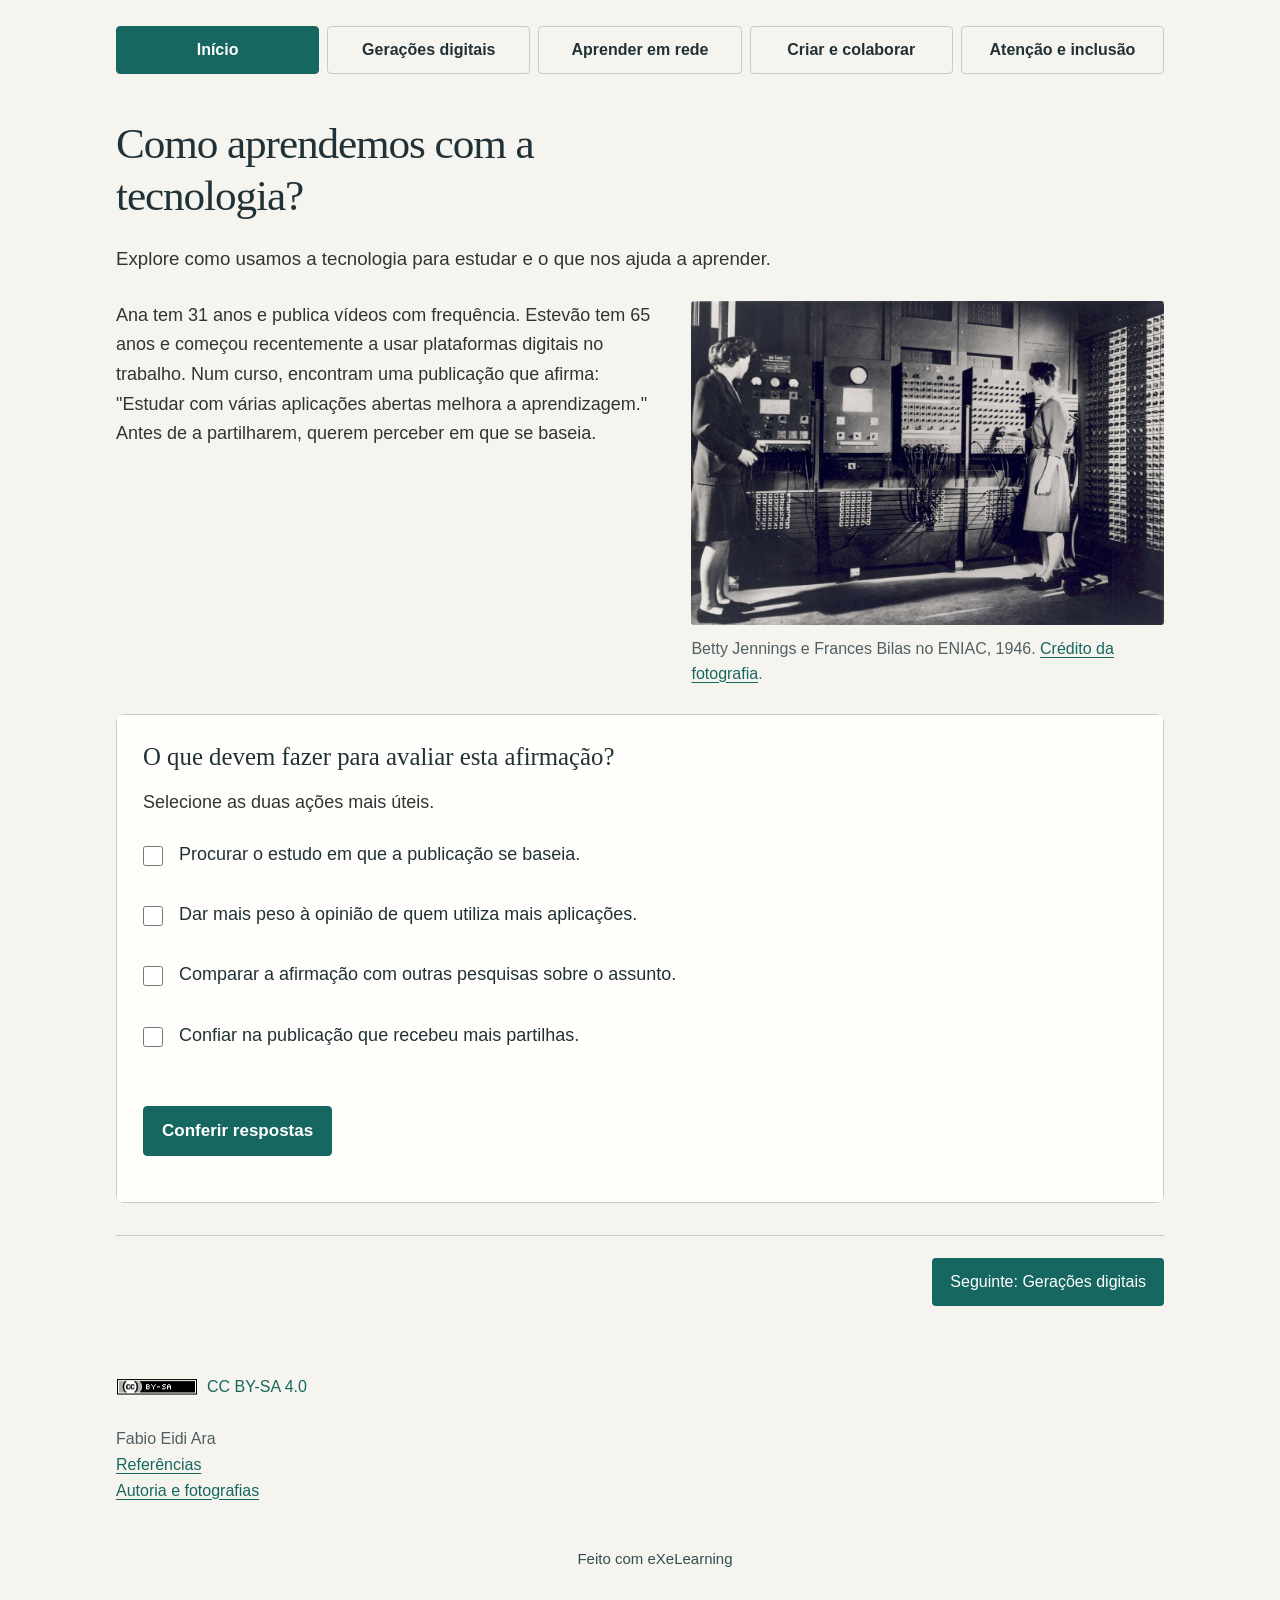
<file: website/index.html>
<!DOCTYPE html>
<html lang="pt" id="exe-index">
<head>
<meta charset="utf-8">
<meta name="generator" content="eXeLearning v4.0.5">
<meta name="viewport" content="width=device-width, initial-scale=1">
<link rel="license" type="text/html" href="https://creativecommons.org/licenses/by-sa/4.0/">
<title>Como aprendemos com a tecnologia?</title>
<link rel="icon" type="image/x-icon" href="libs/favicon.ico">
<meta name="description" content="Recurso sobre nativos e imigrantes digitais, conectivismo e seis práticas educativas. ELFD 2026/2027, METD, IE, Universidade de Lisboa.">
<script>document.querySelector("html").classList.add("js");</script><script src="libs/jquery/jquery.min.js"> </script><script src="libs/common_i18n.js"> </script><script src="libs/common.js"> </script><script src="libs/exe_export.js"> </script><script src="libs/bootstrap/bootstrap.bundle.min.js"> </script><link rel="stylesheet" href="libs/bootstrap/bootstrap.min.css">
<script src="idevices/text/text.js"></script><link rel="stylesheet" href="idevices/text/text.css">
<script src="idevices/form/form.js"></script><link rel="stylesheet" href="idevices/form/form.css">
<link rel="stylesheet" href="content/css/base.css"><script src="theme/style.js"> </script><link rel="stylesheet" href="theme/style.css">
<style id="red-editorial">
/* Estilo editorial sobre a estrutura e os componentes do eXeLearning. */
:root{--paper:#f6f4ee;--ink:#203238;--muted:#4f6064;--line:#c4cec9;--accent:#a83e25;--teal:#176761;--light:#fffefa;--wash:#e8efea}
html{scroll-behavior:smooth}
body.exe-export{background:var(--paper)!important;color:var(--ink)!important;font-family:Arial,Helvetica,sans-serif!important;font-size:18px;line-height:1.65;margin:0}
body.exe-export .exe-content{display:block!important;max-width:1120px!important;margin:0 auto!important;padding:0 36px!important;background:transparent!important;box-shadow:none!important;min-height:100vh}
body.exe-export #sidebar-nav,body.exe-export #sidebar-nav.fixed{position:static!important;inset:auto!important;width:100%!important;max-width:none!important;height:auto!important;float:none!important;display:block!important;transform:none!important}
body.exe-export #siteNav{position:static!important;float:none!important;width:auto!important;max-width:none!important;min-width:0!important;margin:0!important;padding:26px 0!important;background:transparent!important;border:0!important;display:block!important;transform:none!important;box-shadow:none!important}
body.exe-export #siteNav:before,body.exe-export #siteNav a:before{display:none!important}
body.exe-export #siteNav ul{display:flex!important;gap:8px!important;padding:0!important;margin:0!important;list-style:none!important}
body.exe-export #siteNav li{flex:1!important;margin:0!important;padding:0!important;border:0!important;list-style:none!important;background:none!important}
body.exe-export #siteNav a{display:flex!important;align-items:center;justify-content:center;min-height:48px;padding:12px 10px!important;border:1px solid var(--line)!important;background:transparent!important;color:var(--ink)!important;text-decoration:none!important;font-size:16px!important;font-weight:600;line-height:1.35;border-radius:4px!important;height:100%;box-sizing:border-box;box-shadow:none!important;text-align:center}
body.exe-export #siteNav a.active{background:var(--teal)!important;color:white!important;border-color:var(--teal)!important}
body.exe-export #siteNav a:hover{border-color:var(--teal)!important}
body.exe-export #siteNavToggler,body.exe-export .main-header,body.exe-export .box-head,body.exe-export #header,body.exe-export .page-navigation{display:none!important}
body.exe-export main.page{width:100%!important;max-width:none!important;margin:0!important;padding:18px 0 0!important;background:transparent!important;border:0!important}
body.exe-export .page-content{padding:0!important;margin:0!important}
body.exe-export article.box{background:transparent!important;border:0!important;box-shadow:none!important;margin:0 0 28px!important;padding:0!important;border-radius:0!important}
body.exe-export .box-content{padding:0!important;margin:0!important;border:0!important;background:transparent!important;display:block!important}
body.exe-export .exe-text-template,body.exe-export .textIdeviceContent,body.exe-export .exe-text-activity{margin:0!important;padding:0!important}
.red h1{font-family:Georgia,'Times New Roman',serif;font-size:clamp(2rem,3.6vw,2.7rem);font-weight:400;line-height:1.2;letter-spacing:-.025em;margin:0 0 22px;color:var(--ink);max-width:28ch}
.red h2,.exe-export .FormViewContainer h2{font-family:Georgia,'Times New Roman',serif;font-size:1.55rem;line-height:1.3;font-weight:400;color:var(--ink);margin:30px 0 14px}
.red h3,.exe-export .form-feedback-message h3{font-size:1.12rem;line-height:1.4;margin:0 0 10px;color:var(--ink);font-weight:700}
.red p,.exe-export .form-feedback-message p{margin:0 0 18px;max-width:72ch}
.red .lead{font-size:1.17rem;line-height:1.55;max-width:65ch;margin-bottom:28px}
.red a,.exe-export #siteFooter a{color:var(--teal);text-decoration:underline;text-underline-offset:3px;overflow-wrap:anywhere}
.red a:hover{color:var(--accent)}
.red .hero-grid{display:grid;grid-template-columns:1.15fr 1fr;gap:32px;align-items:start;margin:0}
.red figure{margin:0}
.red .archive-figure img{display:block;width:100%;height:auto;border-radius:3px}
.red figcaption{font-size:16px;line-height:1.55;color:var(--muted);padding:12px 0 0}
.red .concept-pair{display:grid;grid-template-columns:1fr 1fr;gap:30px;margin:28px 0}
.red .concept-pair section{border-top:2px solid var(--teal)}
.red .concept-pair h2{margin-top:16px}
.red .interaction,.exe-export .exe-form-container{background:var(--light);border:1px solid var(--line);border-radius:4px;padding:26px;margin:30px 0}
.exe-export .exe-form-container{margin:0!important}
.red .interaction>h2:first-child,.red.interaction>h2:first-child,.exe-export .FormViewContainer h2:first-child{margin-top:0}
.red .classification-item{padding:22px 0 4px;border-top:1px solid var(--line)}
.red label{display:block;font-weight:600;line-height:1.55;margin-bottom:12px;max-width:72ch}
.red select{display:block;width:100%;max-width:620px;padding:12px;border:1px solid #71817e;border-radius:4px;font:inherit;background:white;color:var(--ink);min-height:48px;margin:0 0 12px}
.red button,.exe-export .btn,.exe-export input[type=button],.exe-export .feedbacktooglebutton{font:inherit!important;font-size:17px!important;font-weight:600!important;background:var(--teal)!important;color:#fff!important;border:1px solid var(--teal)!important;border-radius:4px!important;padding:12px 18px!important;min-height:48px;cursor:pointer;line-height:1.4!important;box-shadow:none!important;white-space:normal!important;max-width:100%}
.red button:hover,.exe-export input[type=button]:hover{background:#114d49!important}
.red .feedback,.exe-export .form-feedback-message,.exe-export .feedback.js-feedback{border:0!important;border-left:3px solid var(--teal)!important;background:var(--wash)!important;color:var(--ink)!important;padding:18px 20px!important;font-size:17px;line-height:1.65;margin:18px 0!important;border-radius:0!important}
.red .feedback p:last-child,.exe-export .form-feedback-message p:last-child{margin-bottom:0}
[hidden]{display:none!important}
.red .network{position:relative;height:360px;margin:22px 0 8px}
.red .network svg{position:absolute;width:100%;height:100%;inset:0;overflow:visible;pointer-events:none}
.red .network path{fill:none;stroke:#c4cec9;stroke-width:1.5}
.red .network path.selected{stroke:var(--teal);stroke-width:2}
.red .node{position:absolute!important;transform:translate(-50%,-50%);text-align:center;border-radius:4px!important;line-height:1.35!important;width:190px;min-height:76px!important;padding:12px 10px!important;border:1px solid #7c9590!important;color:var(--ink)!important;background:var(--light)!important;font-size:17px!important;box-sizing:border-box}
.red .node span{display:block}
.red .node .selection-mark{font-size:15px;font-weight:400}
.red .node[aria-pressed=true]{background:var(--teal)!important;color:white!important;border-color:var(--teal)!important;box-shadow:0 0 0 2px var(--teal)!important}
.red .node:hover{border-color:var(--ink)!important}
.red .node.student{left:50%;top:48.5%;background:var(--ink)!important;color:white!important;border:0!important;width:220px;font-weight:600}
.red .node.student span{font-size:15px;font-weight:400;margin-top:6px}
.red .node.professor{left:17.2%;top:18%}
.red .node.colegas{left:82.8%;top:18%}
.red .node.artigo{left:17.2%;top:73.5%}
.red .node.base{left:82.8%;top:73.5%}
.red .node.comunidade{left:50%;top:87.5%}
.red .selection-count{font-size:17px;margin:10px 0}
.red .limit-message{font-size:17px;color:#87351e;margin:0 0 16px}
.red .limit-message:empty{display:none}
.red .source-explanations section{border-top:1px solid var(--line);padding:22px 0 4px}
.red .source-explanations{margin-bottom:16px}
.red .practice{border-top:1px solid var(--line);padding:22px 0 4px}
.red .practice h2{margin-top:0}
.red .final-case{border-top:1px solid var(--line);padding-top:2px;margin-top:22px}
.exe-export .FRMP-PREVIEW{margin:0!important;padding:0!important;list-style:none!important}
.exe-export .FormView_question{border:0!important;margin:0!important;padding:0!important;background:transparent!important;list-style:none!important}
.exe-export .FormViewContainer{padding:0!important;background:transparent!important}
.exe-export .FormView_question [id^=questionTopBar],.exe-export .form-question-separator,.exe-export .form-results-container,.exe-export .FRMP-GameScoreBoard,.exe-export .FRMP-GetScore{display:none!important}
.exe-export .FormView_question[draggable]{cursor:auto!important}
.exe-export .FormViewContainer_selection>div{margin-bottom:8px}
.exe-export .FormViewContainer_selection label{font-size:18px!important;font-weight:400;line-height:1.55!important;cursor:pointer;color:var(--ink)!important}
.exe-export .button-response-form{display:flex!important;align-items:flex-start!important;gap:12px!important;padding:9px 0!important;min-height:44px}
.exe-export .button-response-form input[type=checkbox],.exe-export .button-response-form input[type=radio]{margin:5px 0 0!important}
.exe-export .button-response-form label{display:block!important;flex:1;margin:0!important}
.exe-export input[type=checkbox],.exe-export input[type=radio]{width:20px!important;height:20px!important;accent-color:var(--teal);vertical-align:middle;flex-shrink:0}
.exe-export .form-buttons-container{margin-top:20px;display:flex;gap:12px;flex-wrap:wrap}
.exe-export .form-feedback-message:before{display:none!important}
.exe-export .form-feedback-message h3{margin:20px 0 10px!important}
.exe-export .form-feedback-message p{margin:0 0 18px!important}
.exe-export .feedback-button{margin:0 0 20px}
.exe-export .nav-buttons{position:static!important;display:flex!important;justify-content:space-between!important;gap:16px!important;margin:32px 0 24px!important;padding:22px 0 0!important;border-top:1px solid var(--line)!important;width:auto!important}
.exe-export .nav-buttons .nav-button{position:static!important;display:inline-flex!important;float:none!important;width:auto!important;height:auto!important;min-height:48px!important;min-width:0!important;align-items:center;justify-content:center;padding:12px 18px!important;background:var(--teal)!important;color:white!important;border-radius:4px!important;font-size:16px!important;line-height:1.4!important;text-decoration:none!important}
.exe-export .nav-buttons .nav-button span{position:static!important;clip:auto!important;width:auto!important;height:auto!important;overflow:visible!important;text-indent:0!important;background:none!important;color:white!important;display:inline!important}
.exe-export .nav-buttons .nav-button[aria-hidden=true]{visibility:hidden!important}
.exe-export .nav-button:before,.exe-export .nav-button:after{display:none!important}
.exe-export #siteFooter{position:static!important;background:transparent!important;color:var(--muted)!important;font-size:16px;line-height:1.6;margin:0!important;padding:12px 0 22px!important;border:0!important;width:auto!important}
.exe-export #siteFooterContent,.exe-export #siteUserFooter{margin:0!important;padding:0!important}
.exe-export #siteFooter .license,.exe-export #siteFooter .license a{font-size:16px!important}
.exe-export #made-with-eXe{position:static!important;font-size:15px;text-align:center;background:transparent!important;margin:0!important;padding:0 15px 25px!important}
.exe-export #made-with-eXe a{background:none!important;color:var(--muted)!important;padding:0!important;display:inline!important}
.exe-export #made-with-eXe a:before{display:none!important}
.exe-export #made-with-eXe a,.exe-export #made-with-eXe span{font-size:15px!important;box-shadow:none!important}
.red .references,.red .credits{border-top:1px solid var(--line);margin-top:30px;padding-top:4px;scroll-margin-top:20px}
.red .references p,.red .credits p{font-size:16px;line-height:1.65;margin-bottom:18px}
body.exe-export :focus-visible{outline:3px solid var(--accent)!important;outline-offset:4px!important;box-shadow:0 0 0 7px var(--paper)!important}
body.exe-export #skipNav{position:absolute;left:-10000px;top:0}
body.exe-export #skipNav:focus{position:fixed!important;left:12px!important;top:10px!important;z-index:10000;background:white;padding:12px;clip:auto!important;width:auto!important;height:auto!important}
#made-with-eXe,#made-with-eXe a,#made-with-eXe span{color:#304e50!important;opacity:1!important}
@media(max-width:760px){
 body.exe-export .exe-content{padding:0 20px!important}
 body.exe-export #siteNav ul{flex-wrap:wrap!important}
 body.exe-export #siteNav li{flex:1 1 28%!important}
 body.exe-export #siteNav a{font-size:16px!important;padding:10px 7px!important}
 body.exe-export #siteNav{padding:20px 0!important}
 body.exe-export main.page{padding-top:12px!important}
 .red .hero-grid,.red .concept-pair{grid-template-columns:1fr;gap:18px}
 .red .hero-grid{max-width:72ch}
 .red .archive-figure{max-width:480px}
 .red .interaction,.exe-export .exe-form-container{padding:22px 18px}
 .red .network{height:auto;display:grid;grid-template-columns:1fr 1fr;gap:14px;margin:22px 0}
 .red .network svg{display:none}
 .red .node{position:static!important;transform:none;width:100%!important;min-height:90px!important;font-size:16px!important;padding:12px 8px!important}
 .red .node.student{grid-column:1/-1;min-height:75px!important}
 .red .node.comunidade{grid-column:1/-1}
 .exe-export .nav-buttons .nav-button{font-size:16px!important;padding:12px!important;flex:1;max-width:50%;overflow-wrap:anywhere}
 .red select{font-size:17px}
}
@media(max-width:360px){body.exe-export .exe-content{padding:0 14px!important}.red .interaction,.exe-export .exe-form-container{padding:20px 14px}.red .network{grid-template-columns:1fr}.red .node.student,.red .node.comunidade{grid-column:auto}}
@media(prefers-reduced-motion:reduce){html{scroll-behavior:auto}*,*:before,*:after{animation:none!important;transition:none!important}}
@media print{#siteNav,.nav-buttons,#made-with-eXe,button,input[type=button],select{display:none!important}.exe-content{padding:0!important}.red h1{font-size:26pt}.red .hero-grid{display:block}.red .archive-figure{max-width:360px}}

</style>
<script>
/* Complementos dos iDevices nativos. As escolhas ficam apenas nesta sessão do navegador. */
(() => {
  'use strict';
  const get = key => { try { return JSON.parse(sessionStorage.getItem('red-revisao2-' + key)); } catch { return null; } };
  const put = (key, value) => { try { sessionStorage.setItem('red-revisao2-' + key, JSON.stringify(value)); } catch {} };
  function init() {
    document.documentElement.lang = 'pt-PT';
    const skip = document.getElementById('skipNav');
    if (skip) skip.textContent = 'Ir para o conteúdo';
    const nav = document.getElementById('siteNav');
    const restoreNav = () => { if (nav?.inert) nav.inert = false; };
    if (nav) new MutationObserver(restoreNav).observe(nav, {attributes:true, attributeFilter:['inert']});
    window.addEventListener('load', restoreNav);
    restoreNav();
    nav?.setAttribute('aria-label', 'Páginas do recurso');
    document.querySelector('#siteNav a.active')?.setAttribute('aria-current', 'page');
    const links = [...document.querySelectorAll('#siteNav a')];
    for (const [selector, prefix] of [['.nav-button-left', 'Anterior: '], ['.nav-button-right', 'Seguinte: ']]) {
      document.querySelectorAll(selector + ':not([aria-hidden="true"])').forEach(button => {
        const target = links.find(link => link.href === button.href);
        if (target) { button.textContent = prefix + target.textContent.trim(); button.setAttribute('aria-label', button.textContent); }
      });
    }
    const finalPage = links.at(-1);
    document.querySelectorAll('#siteFooter a[href="https://creativecommons.org/licenses/by-sa/4.0/"]').forEach(link => {
      link.textContent = 'CC BY-SA 4.0';
    });
    if (finalPage) document.querySelectorAll('[data-final-anchor]').forEach(link => {
      const target = new URL(finalPage.href);
      target.hash = link.dataset.finalAnchor;
      link.href = target.href;
    });
    const classifications = {
      a: {correct:'proposta', text:'É uma sugestão para o ensino. Prensky propôs usar jogos digitais para trabalhar os conteúdos das aulas. Ao escolher um jogo, o professor precisa de verificar se as tarefas ajudam os estudantes a compreender esse conteúdo.'},
      b: {correct:'hipotese', text:'É uma hipótese a investigar: sugere uma influência possível da experiência. Para a estudar, é necessário definir que experiências se comparam e observar como as pessoas aprendem. O argumento de Prensky sobre plasticidade cerebral não demonstrou as diferenças físicas que sugeria entre grupos.'},
      c: {correct:'critica', text:'É uma crítica à divisão por gerações. Kirschner e De Bruyckere questionaram a ideia de uma geração com capacidades digitais uniformes. Observar as tarefas que cada pessoa realiza permite conhecer diferenças que a idade não esclarece.'}
    };
    document.querySelectorAll('[data-classify]').forEach(select => {
      const item = classifications[select.dataset.classify];
      const feedback = document.getElementById('feedback-' + select.dataset.classify);
      const update = () => {
        feedback.hidden = !select.value;
        feedback.textContent = select.value ? (select.value === item.correct ? '' : 'Considere o que a frase faz: recomenda uma ação, propõe uma relação a estudar ou questiona uma generalização. ') + item.text : '';
        put('class-' + select.dataset.classify, select.value);
      };
      const saved = get('class-' + select.dataset.classify);
      if ([...select.options].some(option => option.value === saved)) select.value = saved;
      update();
      select.addEventListener('change', update);
    });
    if (document.querySelector('.network')) {
      const order = ['professor', 'colegas', 'artigo', 'base', 'comunidade'];
      const saved = get('network');
      const selected = new Set((Array.isArray(saved) ? saved : []).filter(key => order.includes(key)).slice(0, 3));
      let compared = false;
      const feedback = document.getElementById('network-feedback');
      const limit = document.getElementById('network-limit');
      const comparisons = {
        'professor|colegas|artigo': [
          'O professor ajuda a definir o que se pretende aprender, os colegas descrevem as suas experiências e o artigo permite examinar como uma investigação avaliou a aprendizagem. Compare o conteúdo estudado, as atividades realizadas e a forma de avaliar a compreensão.',
          'A seguir, procure outra pesquisa sobre a mesma pergunta e verifique se os seus resultados se aplicam às condições descritas pelos colegas.'
        ],
        'professor|colegas|base': [
          'O professor ajuda a formular a pergunta, os colegas identificam dificuldades concretas e a base de dados permite procurar pesquisas sobre essas dificuldades. Os relatos ajudam a escolher palavras e situações relevantes para a pesquisa.',
          'Selecione um artigo encontrado na base. Leia o que foi comparado e como se avaliou a aprendizagem antes de decidir quando usar texto ou vídeo.'
        ],
        'professor|colegas|comunidade': [
          'O professor relaciona os materiais com os objetivos, os colegas descrevem o estudo e a comunidade acrescenta experiências de outras aulas. Confronte as condições em que cada relato ocorreu: o conteúdo, a tarefa e a forma de acompanhar a compreensão.',
          'Procure agora uma investigação sobre uma das situações relatadas. Compare os seus resultados com as observações do grupo.'
        ],
        'professor|artigo|base': [
          'O professor ajuda a definir uma tarefa de aprendizagem, o artigo apresenta um estudo e a base permite encontrar pesquisas que o confirmem, completem ou questionem. Compare os métodos e os resultados dos trabalhos encontrados.',
          'Converse também com estudantes sobre as suas condições de acesso e dificuldades. Use essa informação para planear uma atividade que permita observar o que compreenderam.'
        ],
        'professor|artigo|comunidade': [
          'O professor ajuda a escolher o que avaliar, o artigo mostra como uma pesquisa o investigou e a comunidade apresenta experiências de aplicação. Compare a atividade do estudo com as tarefas descritas pelos profissionais.',
          'Procure outras pesquisas e verifique as condições de acesso do grupo. Depois, experimente um material com uma tarefa de compreensão adequada ao objetivo.'
        ],
        'professor|base|comunidade': [
          'O professor ajuda a formular o objetivo, a comunidade apresenta situações de ensino e a base permite localizar investigações relacionadas. Os relatos podem tornar a pergunta de pesquisa mais precisa.',
          'Escolha uma investigação e leia quem participou e como se avaliou a aprendizagem. Confronte esses elementos com as condições das aulas relatadas.'
        ],
        'colegas|artigo|base': [
          'Os colegas descrevem experiências, o artigo permite examinar uma investigação e a base ajuda a encontrar outros trabalhos. Compare as dificuldades relatadas com as tarefas e os participantes de cada estudo.',
          'Peça ao professor que ajude a relacionar o que encontrou com o objetivo de aprendizagem. Definam uma tarefa comum para comparar a compreensão após o texto e o vídeo.'
        ],
        'colegas|artigo|comunidade': [
          'Os colegas e a comunidade trazem experiências de contextos diferentes. O artigo permite confrontar esses relatos com uma investigação. Examine se estudavam conteúdos semelhantes e como acompanharam a aprendizagem.',
          'Pesquise outros estudos sobre a pergunta que ficou em aberto. Registe a data, o contexto e os resultados que justificariam rever a escolha dos materiais.'
        ],
        'colegas|base|comunidade': [
          'Os colegas e a comunidade ajudam a identificar dificuldades e possibilidades de uso. A base de dados permite procurar pesquisas sobre essas situações, em vez de decidir apenas pela frequência dos relatos.',
          'Leia um estudo encontrado e examine como foi avaliada a compreensão. Discuta com o grupo se essa avaliação corresponde ao que pretende aprender.'
        ],
        'artigo|base|comunidade': [
          'O artigo apresenta uma investigação, a base permite acompanhar outras pesquisas e a comunidade acrescenta experiências de aplicação. Compare os resultados publicados com as condições das atividades relatadas.',
          'Escute os estudantes e peça orientação ao professor para definir uma tarefa de compreensão. Use-a para acompanhar o que aprendem com os materiais e rever a decisão.'
        ]
      };
      const compare = () => {
        feedback.hidden = false;
        feedback.replaceChildren();
        const paragraphs = selected.size === 3
          ? comparisons[order.filter(key => selected.has(key)).join('|')]
          : ['Escolha três fontes para comparar as suas contribuições.'];
        for (const text of paragraphs) { const p = document.createElement('p'); p.textContent = text; feedback.append(p); }
      };
      const sync = () => {
        document.querySelectorAll('[data-node]').forEach(button => {
          const on = selected.has(button.dataset.node);
          button.setAttribute('aria-pressed', String(on));
          button.querySelector('.selection-mark').textContent = on ? '✓ Selecionada' : '';
          document.querySelector('[data-edge="' + button.dataset.node + '"]')?.classList.toggle('selected', on);
        });
        document.querySelectorAll('[data-source-note]').forEach(note => { note.hidden = !selected.has(note.dataset.sourceNote); });
        document.getElementById('network-count').textContent = selected.size + ' de 3 fontes escolhidas';
        put('network', order.filter(key => selected.has(key)));
        if (compared) compare();
      };
      document.querySelectorAll('[data-node]').forEach(button => button.addEventListener('click', () => {
        const key = button.dataset.node;
        if (selected.has(key)) selected.delete(key);
        else if (selected.size === 3) {
          limit.textContent = 'Já escolheu três fontes. Retire uma para acrescentar outra.';
          return;
        } else selected.add(key);
        limit.textContent = '';
        sync();
      }));
      document.getElementById('evaluate-network').addEventListener('click', () => { compared = true; compare(); });
      sync();
    }
    function enhanceForms() {
      document.querySelectorAll('.FormView_question').forEach((question, i) => {
        question.removeAttribute('draggable');
        question.removeAttribute('role');
        question.removeAttribute('aria-labelledby');
        const base = question.querySelector('.FormViewContainer');
        const heading = base?.querySelector('h2, p');
        if (heading) {
          heading.id ||= 'pergunta-' + i;
          base.setAttribute('role', 'group');
          base.setAttribute('aria-labelledby', heading.id);
        }
      });
      document.querySelectorAll('.FormViewContainer_selection [title], .FormView_question .help-icon[title]').forEach(e => e.setAttribute('title', 'Seleção com várias respostas possíveis'));
      document.querySelectorAll('.form-feedback-message, .feedback.js-feedback').forEach(f => { f.setAttribute('role', 'status'); f.setAttribute('aria-live', 'polite'); });
    }
    new MutationObserver(enhanceForms).observe(document.querySelector('.page-content') || document.body, {childList:true, subtree:true});
    enhanceForms();
  }
  if (document.readyState === 'loading') document.addEventListener('DOMContentLoaded', init);
  else init();
})();

</script>
</head>
<body class="exe-export exe-web-site">
<script>document.body.className+=" js"</script>
<div class="exe-content exe-export pre-js siteNav-hidden"><a href="#20261023140000P00001" id="skipNav">Skip to content</a> <nav id="siteNav">
<ul>
<li class="active"> <a href="index.html" class="active main-node no-ch">Início</a>
</li>
<li> <a href="html/geracoes-digitais.html" class="no-ch">Gerações digitais</a>
</li>
<li> <a href="html/aprender-em-rede.html" class="no-ch">Aprender em rede</a>
</li>
<li> <a href="html/criar-e-colaborar.html" class="no-ch">Criar e colaborar</a>
</li>
<li> <a href="html/atencao-e-inclusao.html" class="no-ch">Atenção e inclusão</a>
</li>
</ul>
</nav><main id="20261023140000P00001" class="page"> 
<header class="main-header">
<div class="package-header"><p class="package-title">Como aprendemos com a tecnologia?</p></div>
<div class="page-header"><h1 class="page-title sr-av">Início</h1></div>
</header><div id="page-content-20261023140000P00001" class="page-content">
<article id="20261023140000B00001" class="box red-block">
<header class="box-head no-icon">
<h1 class="box-title">A situação</h1>
</header>
<div class="box-content">
<div id="20261023140000I00001" class="idevice_node text" data-idevice-path="idevices/text/" data-idevice-type="text" data-idevice-component-type="json" data-idevice-json-data="{&quot;ideviceId&quot;:&quot;20261023140000I00001&quot;}">
<div class="exe-text-template"><div class="textIdeviceContent"><div class="exe-text-activity"><div class="red">
  <h1>Como aprendemos com a tecnologia?</h1>
  <p class="lead">Explore como usamos a tecnologia para estudar e o que nos ajuda a aprender.</p>
  <div class="hero-grid">
    <p>Ana tem 31 anos e publica vídeos com frequência. Estevão tem 65 anos e começou recentemente a usar plataformas digitais no trabalho. Num curso, encontram uma publicação que afirma: "Estudar com várias aplicações abertas melhora a aprendizagem." Antes de a partilharem, querem perceber em que se baseia.</p>
    <figure class="archive-figure">
      <img src="content/resources/imagens/computacao.jpg" width="1200" height="823" alt="Betty Jennings e Frances Bilas trabalham nos painéis do computador ENIAC." />
      <figcaption>Betty Jennings e Frances Bilas no ENIAC, 1946. <a href="#autoria-fotografias" data-final-anchor="autoria-fotografias">Crédito da fotografia</a>.</figcaption>
    </figure>
  </div>
</div>
</div></div></div>
</div>
</div>
</article><article id="20261023140000B00002" class="box red-block">
<header class="box-head no-icon">
<h1 class="box-title">Avaliar a afirmação</h1>
</header>
<div class="box-content">
<div id="20261023140000I00002" class="idevice_node form" data-idevice-path="idevices/form/" data-idevice-type="form" data-idevice-component-type="json" data-idevice-json-data="{&quot;evaluation&quot;:false,&quot;isScorm&quot;:0,&quot;weighted&quot;:100,&quot;repeatActivity&quot;:true,&quot;questionsRandom&quot;:false,&quot;percentageQuestions&quot;:100,&quot;time&quot;:0,&quot;passRate&quot;:5,&quot;showSlider&quot;:false,&quot;addBtnAnswers&quot;:false,&quot;eXeFormInstructions&quot;:&quot;&quot;,&quot;eXeIdeviceTextAfter&quot;:&quot;&quot;,&quot;msgs&quot;:{&quot;msgCheck&quot;:&quot;Conferir respostas&quot;,&quot;msgReset&quot;:&quot;Tentar novamente&quot;,&quot;msgShowAnswers&quot;:&quot;Consultar explicações&quot;,&quot;msgOk&quot;:&quot;&quot;,&quot;msgKO&quot;:&quot;&quot;,&quot;msgScore&quot;:&quot;&quot;,&quot;msgUnansweredQuestions&quot;:&quot;Selecione as ações que considera úteis.&quot;,&quot;msgAllQuestions&quot;:&quot;Selecione as ações que considera úteis.&quot;},&quot;questionsData&quot;:[{&quot;activityType&quot;:&quot;selection&quot;,&quot;selectionType&quot;:&quot;multiple&quot;,&quot;baseText&quot;:&quot;&lt;div class=\&quot;red\&quot;&gt;&lt;h2&gt;O que devem fazer para avaliar esta afirmação?&lt;/h2&gt;&lt;p&gt;Selecione as duas ações mais úteis.&lt;/p&gt;&lt;/div&gt;&quot;,&quot;answers&quot;:[{&quot;0&quot;:true,&quot;1&quot;:&quot;Procurar o estudo em que a publicação se baseia.&quot;},{&quot;0&quot;:false,&quot;1&quot;:&quot;Dar mais peso à opinião de quem utiliza mais aplicações.&quot;},{&quot;0&quot;:true,&quot;1&quot;:&quot;Comparar a afirmação com outras pesquisas sobre o assunto.&quot;},{&quot;0&quot;:false,&quot;1&quot;:&quot;Confiar na publicação que recebeu mais partilhas.&quot;}],&quot;feedbackRight&quot;:&quot;&lt;p&gt;Procurar o estudo e comparar pesquisas permite examinar as razões apresentadas para a afirmação.&lt;/p&gt;&lt;h3&gt;Procurar o estudo&lt;/h3&gt;&lt;p&gt;Ajuda a perceber o que foi realmente investigado: que tarefas foram comparadas, quem participou e como se avaliou a aprendizagem.&lt;/p&gt;&lt;h3&gt;Dar mais peso a quem usa mais aplicações&lt;/h3&gt;&lt;p&gt;A familiaridade com aplicações pode ajudar a utilizá-las. Para avaliar esta afirmação, é preciso examinar as pesquisas sobre a aprendizagem.&lt;/p&gt;&lt;h3&gt;Comparar pesquisas&lt;/h3&gt;&lt;p&gt;Permite verificar se outros trabalhos sustentam a afirmação e em que condições chegaram a resultados semelhantes ou diferentes.&lt;/p&gt;&lt;h3&gt;Confiar no número de partilhas&lt;/h3&gt;&lt;p&gt;As partilhas mostram que uma publicação circulou. Para decidir se a informação é fiável, procure a sua origem e os resultados apresentados.&lt;/p&gt;&lt;p&gt;Ana e Estevão têm idades e experiências digitais diferentes. A capacidade de avaliar esta informação observa-se na forma como procuram, comparam e interpretam as fontes. &lt;a href=\&quot;https://doi.org/10.1016/j.tate.2017.06.001\&quot;&gt;Kirschner e De Bruyckere (2017)&lt;/a&gt;.&lt;/p&gt;&quot;,&quot;feedbackWrong&quot;:&quot;&lt;p&gt;Reveja as escolhas tendo em conta a origem da informação e as pesquisas que a sustentam.&lt;/p&gt;&lt;h3&gt;Procurar o estudo&lt;/h3&gt;&lt;p&gt;Ajuda a perceber o que foi realmente investigado: que tarefas foram comparadas, quem participou e como se avaliou a aprendizagem.&lt;/p&gt;&lt;h3&gt;Dar mais peso a quem usa mais aplicações&lt;/h3&gt;&lt;p&gt;A familiaridade com aplicações pode ajudar a utilizá-las. Para avaliar esta afirmação, é preciso examinar as pesquisas sobre a aprendizagem.&lt;/p&gt;&lt;h3&gt;Comparar pesquisas&lt;/h3&gt;&lt;p&gt;Permite verificar se outros trabalhos sustentam a afirmação e em que condições chegaram a resultados semelhantes ou diferentes.&lt;/p&gt;&lt;h3&gt;Confiar no número de partilhas&lt;/h3&gt;&lt;p&gt;As partilhas mostram que uma publicação circulou. Para decidir se a informação é fiável, procure a sua origem e os resultados apresentados.&lt;/p&gt;&lt;p&gt;Ana e Estevão têm idades e experiências digitais diferentes. A capacidade de avaliar esta informação observa-se na forma como procuram, comparam e interpretam as fontes. &lt;a href=\&quot;https://doi.org/10.1016/j.tate.2017.06.001\&quot;&gt;Kirschner e De Bruyckere (2017)&lt;/a&gt;.&lt;/p&gt;&quot;}],&quot;ideviceId&quot;:&quot;20261023140000I00002&quot;,&quot;id&quot;:&quot;20261023140000I00002&quot;}" data-idevice-template="form.html">
<div class="exe-form-container"><p>Atividade de seleção com feedback explicativo. Ative JavaScript para interagir.</p></div>
</div>
</div>
</article>
</div></main><div class="nav-buttons">
<span class="nav-button nav-button-left" aria-hidden="true"><span>Anterior</span></span>
<a href="html/geracoes-digitais.html" title="Próximo" class="nav-button nav-button-right"><span>Próximo</span></a>
</div>
<footer id="siteFooter"><div id="siteFooterContent"> <div id="packageLicense" class="cc cc-by-sa"> <p> <span class="license-label">Licença: </span><a href="https://creativecommons.org/licenses/by-sa/4.0/" class="license">Creative Commons: Atribuição - Compartilhar Iguais 4.0</a></p>
</div>
<div id="siteUserFooter"> <div><p>Fabio Eidi Ara<br><a href="#referencias" data-final-anchor="referencias">Referências</a><br><a href="#autoria-fotografias" data-final-anchor="autoria-fotografias">Autoria e fotografias</a></p></div>
</div></div></footer>
</div>
<p id="made-with-eXe"> <a href="https://exelearning.net/" target="_blank" rel="noopener"> <span>Feito com eXeLearning <span>(Nova janela)</span></span></a></p>
</body>
</html>
</file>
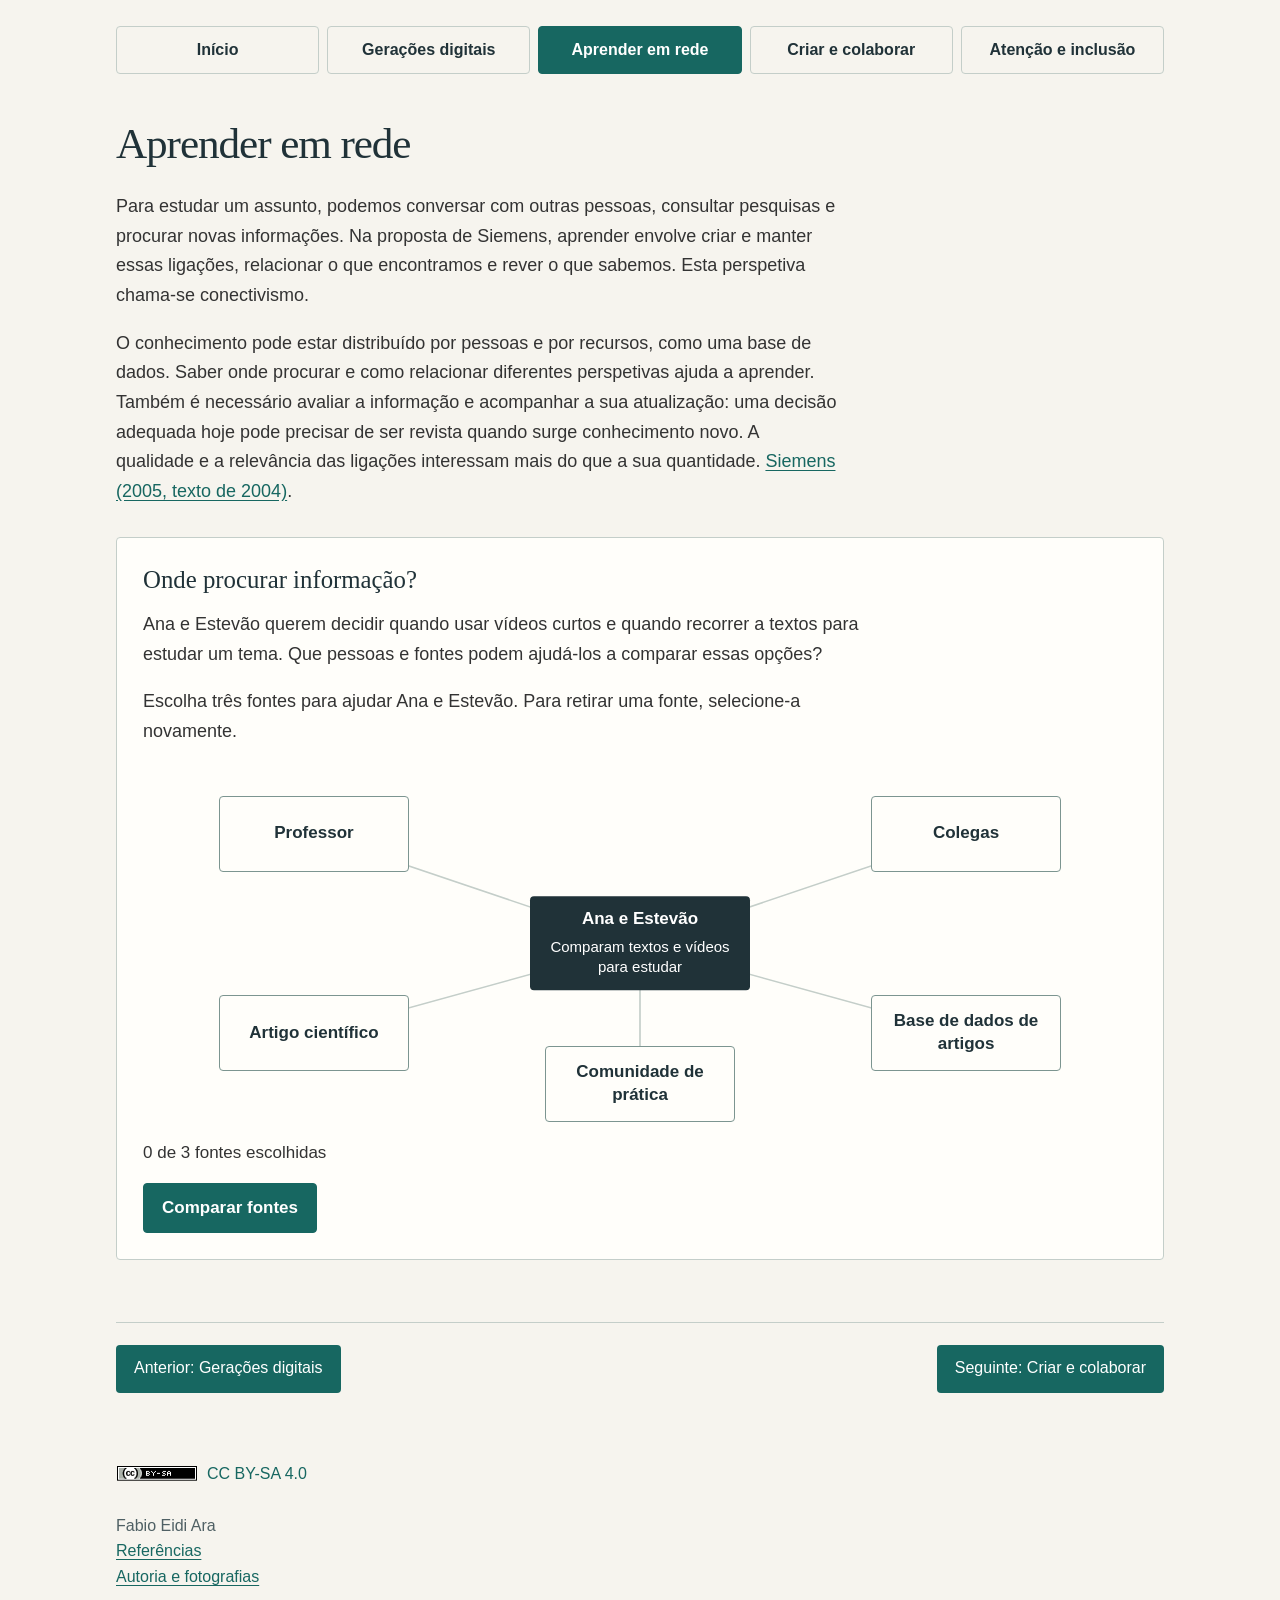
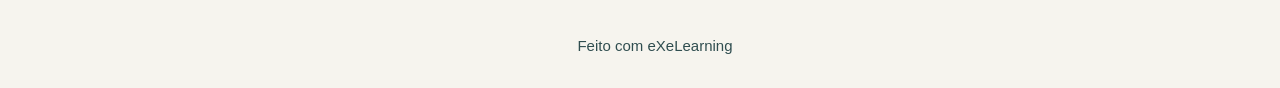
<file: website/html/aprender-em-rede.html>
<!DOCTYPE html>
<html lang="pt" id="exe-20261023140000P00003">
<head>
<meta charset="utf-8">
<meta name="generator" content="eXeLearning v4.0.5">
<meta name="viewport" content="width=device-width, initial-scale=1">
<link rel="license" type="text/html" href="https://creativecommons.org/licenses/by-sa/4.0/">
<title>Aprender em rede | Como aprendemos com a tecnologia?</title>
<link rel="icon" type="image/x-icon" href="../libs/favicon.ico">
<meta name="description" content="Recurso sobre nativos e imigrantes digitais, conectivismo e seis práticas educativas. ELFD 2026/2027, METD, IE, Universidade de Lisboa.">
<script>document.querySelector("html").classList.add("js");</script><script src="../libs/jquery/jquery.min.js"> </script><script src="../libs/common_i18n.js"> </script><script src="../libs/common.js"> </script><script src="../libs/exe_export.js"> </script><script src="../libs/bootstrap/bootstrap.bundle.min.js"> </script><link rel="stylesheet" href="../libs/bootstrap/bootstrap.min.css">
<script src="../idevices/text/text.js"></script><link rel="stylesheet" href="../idevices/text/text.css">
<link rel="stylesheet" href="../content/css/base.css"><script src="../theme/style.js"> </script><link rel="stylesheet" href="../theme/style.css">
<style id="red-editorial">
/* Estilo editorial sobre a estrutura e os componentes do eXeLearning. */
:root{--paper:#f6f4ee;--ink:#203238;--muted:#4f6064;--line:#c4cec9;--accent:#a83e25;--teal:#176761;--light:#fffefa;--wash:#e8efea}
html{scroll-behavior:smooth}
body.exe-export{background:var(--paper)!important;color:var(--ink)!important;font-family:Arial,Helvetica,sans-serif!important;font-size:18px;line-height:1.65;margin:0}
body.exe-export .exe-content{display:block!important;max-width:1120px!important;margin:0 auto!important;padding:0 36px!important;background:transparent!important;box-shadow:none!important;min-height:100vh}
body.exe-export #sidebar-nav,body.exe-export #sidebar-nav.fixed{position:static!important;inset:auto!important;width:100%!important;max-width:none!important;height:auto!important;float:none!important;display:block!important;transform:none!important}
body.exe-export #siteNav{position:static!important;float:none!important;width:auto!important;max-width:none!important;min-width:0!important;margin:0!important;padding:26px 0!important;background:transparent!important;border:0!important;display:block!important;transform:none!important;box-shadow:none!important}
body.exe-export #siteNav:before,body.exe-export #siteNav a:before{display:none!important}
body.exe-export #siteNav ul{display:flex!important;gap:8px!important;padding:0!important;margin:0!important;list-style:none!important}
body.exe-export #siteNav li{flex:1!important;margin:0!important;padding:0!important;border:0!important;list-style:none!important;background:none!important}
body.exe-export #siteNav a{display:flex!important;align-items:center;justify-content:center;min-height:48px;padding:12px 10px!important;border:1px solid var(--line)!important;background:transparent!important;color:var(--ink)!important;text-decoration:none!important;font-size:16px!important;font-weight:600;line-height:1.35;border-radius:4px!important;height:100%;box-sizing:border-box;box-shadow:none!important;text-align:center}
body.exe-export #siteNav a.active{background:var(--teal)!important;color:white!important;border-color:var(--teal)!important}
body.exe-export #siteNav a:hover{border-color:var(--teal)!important}
body.exe-export #siteNavToggler,body.exe-export .main-header,body.exe-export .box-head,body.exe-export #header,body.exe-export .page-navigation{display:none!important}
body.exe-export main.page{width:100%!important;max-width:none!important;margin:0!important;padding:18px 0 0!important;background:transparent!important;border:0!important}
body.exe-export .page-content{padding:0!important;margin:0!important}
body.exe-export article.box{background:transparent!important;border:0!important;box-shadow:none!important;margin:0 0 28px!important;padding:0!important;border-radius:0!important}
body.exe-export .box-content{padding:0!important;margin:0!important;border:0!important;background:transparent!important;display:block!important}
body.exe-export .exe-text-template,body.exe-export .textIdeviceContent,body.exe-export .exe-text-activity{margin:0!important;padding:0!important}
.red h1{font-family:Georgia,'Times New Roman',serif;font-size:clamp(2rem,3.6vw,2.7rem);font-weight:400;line-height:1.2;letter-spacing:-.025em;margin:0 0 22px;color:var(--ink);max-width:28ch}
.red h2,.exe-export .FormViewContainer h2{font-family:Georgia,'Times New Roman',serif;font-size:1.55rem;line-height:1.3;font-weight:400;color:var(--ink);margin:30px 0 14px}
.red h3,.exe-export .form-feedback-message h3{font-size:1.12rem;line-height:1.4;margin:0 0 10px;color:var(--ink);font-weight:700}
.red p,.exe-export .form-feedback-message p{margin:0 0 18px;max-width:72ch}
.red .lead{font-size:1.17rem;line-height:1.55;max-width:65ch;margin-bottom:28px}
.red a,.exe-export #siteFooter a{color:var(--teal);text-decoration:underline;text-underline-offset:3px;overflow-wrap:anywhere}
.red a:hover{color:var(--accent)}
.red .hero-grid{display:grid;grid-template-columns:1.15fr 1fr;gap:32px;align-items:start;margin:0}
.red figure{margin:0}
.red .archive-figure img{display:block;width:100%;height:auto;border-radius:3px}
.red figcaption{font-size:16px;line-height:1.55;color:var(--muted);padding:12px 0 0}
.red .concept-pair{display:grid;grid-template-columns:1fr 1fr;gap:30px;margin:28px 0}
.red .concept-pair section{border-top:2px solid var(--teal)}
.red .concept-pair h2{margin-top:16px}
.red .interaction,.exe-export .exe-form-container{background:var(--light);border:1px solid var(--line);border-radius:4px;padding:26px;margin:30px 0}
.exe-export .exe-form-container{margin:0!important}
.red .interaction>h2:first-child,.red.interaction>h2:first-child,.exe-export .FormViewContainer h2:first-child{margin-top:0}
.red .classification-item{padding:22px 0 4px;border-top:1px solid var(--line)}
.red label{display:block;font-weight:600;line-height:1.55;margin-bottom:12px;max-width:72ch}
.red select{display:block;width:100%;max-width:620px;padding:12px;border:1px solid #71817e;border-radius:4px;font:inherit;background:white;color:var(--ink);min-height:48px;margin:0 0 12px}
.red button,.exe-export .btn,.exe-export input[type=button],.exe-export .feedbacktooglebutton{font:inherit!important;font-size:17px!important;font-weight:600!important;background:var(--teal)!important;color:#fff!important;border:1px solid var(--teal)!important;border-radius:4px!important;padding:12px 18px!important;min-height:48px;cursor:pointer;line-height:1.4!important;box-shadow:none!important;white-space:normal!important;max-width:100%}
.red button:hover,.exe-export input[type=button]:hover{background:#114d49!important}
.red .feedback,.exe-export .form-feedback-message,.exe-export .feedback.js-feedback{border:0!important;border-left:3px solid var(--teal)!important;background:var(--wash)!important;color:var(--ink)!important;padding:18px 20px!important;font-size:17px;line-height:1.65;margin:18px 0!important;border-radius:0!important}
.red .feedback p:last-child,.exe-export .form-feedback-message p:last-child{margin-bottom:0}
[hidden]{display:none!important}
.red .network{position:relative;height:360px;margin:22px 0 8px}
.red .network svg{position:absolute;width:100%;height:100%;inset:0;overflow:visible;pointer-events:none}
.red .network path{fill:none;stroke:#c4cec9;stroke-width:1.5}
.red .network path.selected{stroke:var(--teal);stroke-width:2}
.red .node{position:absolute!important;transform:translate(-50%,-50%);text-align:center;border-radius:4px!important;line-height:1.35!important;width:190px;min-height:76px!important;padding:12px 10px!important;border:1px solid #7c9590!important;color:var(--ink)!important;background:var(--light)!important;font-size:17px!important;box-sizing:border-box}
.red .node span{display:block}
.red .node .selection-mark{font-size:15px;font-weight:400}
.red .node[aria-pressed=true]{background:var(--teal)!important;color:white!important;border-color:var(--teal)!important;box-shadow:0 0 0 2px var(--teal)!important}
.red .node:hover{border-color:var(--ink)!important}
.red .node.student{left:50%;top:48.5%;background:var(--ink)!important;color:white!important;border:0!important;width:220px;font-weight:600}
.red .node.student span{font-size:15px;font-weight:400;margin-top:6px}
.red .node.professor{left:17.2%;top:18%}
.red .node.colegas{left:82.8%;top:18%}
.red .node.artigo{left:17.2%;top:73.5%}
.red .node.base{left:82.8%;top:73.5%}
.red .node.comunidade{left:50%;top:87.5%}
.red .selection-count{font-size:17px;margin:10px 0}
.red .limit-message{font-size:17px;color:#87351e;margin:0 0 16px}
.red .limit-message:empty{display:none}
.red .source-explanations section{border-top:1px solid var(--line);padding:22px 0 4px}
.red .source-explanations{margin-bottom:16px}
.red .practice{border-top:1px solid var(--line);padding:22px 0 4px}
.red .practice h2{margin-top:0}
.red .final-case{border-top:1px solid var(--line);padding-top:2px;margin-top:22px}
.exe-export .FRMP-PREVIEW{margin:0!important;padding:0!important;list-style:none!important}
.exe-export .FormView_question{border:0!important;margin:0!important;padding:0!important;background:transparent!important;list-style:none!important}
.exe-export .FormViewContainer{padding:0!important;background:transparent!important}
.exe-export .FormView_question [id^=questionTopBar],.exe-export .form-question-separator,.exe-export .form-results-container,.exe-export .FRMP-GameScoreBoard,.exe-export .FRMP-GetScore{display:none!important}
.exe-export .FormView_question[draggable]{cursor:auto!important}
.exe-export .FormViewContainer_selection>div{margin-bottom:8px}
.exe-export .FormViewContainer_selection label{font-size:18px!important;font-weight:400;line-height:1.55!important;cursor:pointer;color:var(--ink)!important}
.exe-export .button-response-form{display:flex!important;align-items:flex-start!important;gap:12px!important;padding:9px 0!important;min-height:44px}
.exe-export .button-response-form input[type=checkbox],.exe-export .button-response-form input[type=radio]{margin:5px 0 0!important}
.exe-export .button-response-form label{display:block!important;flex:1;margin:0!important}
.exe-export input[type=checkbox],.exe-export input[type=radio]{width:20px!important;height:20px!important;accent-color:var(--teal);vertical-align:middle;flex-shrink:0}
.exe-export .form-buttons-container{margin-top:20px;display:flex;gap:12px;flex-wrap:wrap}
.exe-export .form-feedback-message:before{display:none!important}
.exe-export .form-feedback-message h3{margin:20px 0 10px!important}
.exe-export .form-feedback-message p{margin:0 0 18px!important}
.exe-export .feedback-button{margin:0 0 20px}
.exe-export .nav-buttons{position:static!important;display:flex!important;justify-content:space-between!important;gap:16px!important;margin:32px 0 24px!important;padding:22px 0 0!important;border-top:1px solid var(--line)!important;width:auto!important}
.exe-export .nav-buttons .nav-button{position:static!important;display:inline-flex!important;float:none!important;width:auto!important;height:auto!important;min-height:48px!important;min-width:0!important;align-items:center;justify-content:center;padding:12px 18px!important;background:var(--teal)!important;color:white!important;border-radius:4px!important;font-size:16px!important;line-height:1.4!important;text-decoration:none!important}
.exe-export .nav-buttons .nav-button span{position:static!important;clip:auto!important;width:auto!important;height:auto!important;overflow:visible!important;text-indent:0!important;background:none!important;color:white!important;display:inline!important}
.exe-export .nav-buttons .nav-button[aria-hidden=true]{visibility:hidden!important}
.exe-export .nav-button:before,.exe-export .nav-button:after{display:none!important}
.exe-export #siteFooter{position:static!important;background:transparent!important;color:var(--muted)!important;font-size:16px;line-height:1.6;margin:0!important;padding:12px 0 22px!important;border:0!important;width:auto!important}
.exe-export #siteFooterContent,.exe-export #siteUserFooter{margin:0!important;padding:0!important}
.exe-export #siteFooter .license,.exe-export #siteFooter .license a{font-size:16px!important}
.exe-export #made-with-eXe{position:static!important;font-size:15px;text-align:center;background:transparent!important;margin:0!important;padding:0 15px 25px!important}
.exe-export #made-with-eXe a{background:none!important;color:var(--muted)!important;padding:0!important;display:inline!important}
.exe-export #made-with-eXe a:before{display:none!important}
.exe-export #made-with-eXe a,.exe-export #made-with-eXe span{font-size:15px!important;box-shadow:none!important}
.red .references,.red .credits{border-top:1px solid var(--line);margin-top:30px;padding-top:4px;scroll-margin-top:20px}
.red .references p,.red .credits p{font-size:16px;line-height:1.65;margin-bottom:18px}
body.exe-export :focus-visible{outline:3px solid var(--accent)!important;outline-offset:4px!important;box-shadow:0 0 0 7px var(--paper)!important}
body.exe-export #skipNav{position:absolute;left:-10000px;top:0}
body.exe-export #skipNav:focus{position:fixed!important;left:12px!important;top:10px!important;z-index:10000;background:white;padding:12px;clip:auto!important;width:auto!important;height:auto!important}
#made-with-eXe,#made-with-eXe a,#made-with-eXe span{color:#304e50!important;opacity:1!important}
@media(max-width:760px){
 body.exe-export .exe-content{padding:0 20px!important}
 body.exe-export #siteNav ul{flex-wrap:wrap!important}
 body.exe-export #siteNav li{flex:1 1 28%!important}
 body.exe-export #siteNav a{font-size:16px!important;padding:10px 7px!important}
 body.exe-export #siteNav{padding:20px 0!important}
 body.exe-export main.page{padding-top:12px!important}
 .red .hero-grid,.red .concept-pair{grid-template-columns:1fr;gap:18px}
 .red .hero-grid{max-width:72ch}
 .red .archive-figure{max-width:480px}
 .red .interaction,.exe-export .exe-form-container{padding:22px 18px}
 .red .network{height:auto;display:grid;grid-template-columns:1fr 1fr;gap:14px;margin:22px 0}
 .red .network svg{display:none}
 .red .node{position:static!important;transform:none;width:100%!important;min-height:90px!important;font-size:16px!important;padding:12px 8px!important}
 .red .node.student{grid-column:1/-1;min-height:75px!important}
 .red .node.comunidade{grid-column:1/-1}
 .exe-export .nav-buttons .nav-button{font-size:16px!important;padding:12px!important;flex:1;max-width:50%;overflow-wrap:anywhere}
 .red select{font-size:17px}
}
@media(max-width:360px){body.exe-export .exe-content{padding:0 14px!important}.red .interaction,.exe-export .exe-form-container{padding:20px 14px}.red .network{grid-template-columns:1fr}.red .node.student,.red .node.comunidade{grid-column:auto}}
@media(prefers-reduced-motion:reduce){html{scroll-behavior:auto}*,*:before,*:after{animation:none!important;transition:none!important}}
@media print{#siteNav,.nav-buttons,#made-with-eXe,button,input[type=button],select{display:none!important}.exe-content{padding:0!important}.red h1{font-size:26pt}.red .hero-grid{display:block}.red .archive-figure{max-width:360px}}

</style>
<script>
/* Complementos dos iDevices nativos. As escolhas ficam apenas nesta sessão do navegador. */
(() => {
  'use strict';
  const get = key => { try { return JSON.parse(sessionStorage.getItem('red-revisao2-' + key)); } catch { return null; } };
  const put = (key, value) => { try { sessionStorage.setItem('red-revisao2-' + key, JSON.stringify(value)); } catch {} };
  function init() {
    document.documentElement.lang = 'pt-PT';
    const skip = document.getElementById('skipNav');
    if (skip) skip.textContent = 'Ir para o conteúdo';
    const nav = document.getElementById('siteNav');
    const restoreNav = () => { if (nav?.inert) nav.inert = false; };
    if (nav) new MutationObserver(restoreNav).observe(nav, {attributes:true, attributeFilter:['inert']});
    window.addEventListener('load', restoreNav);
    restoreNav();
    nav?.setAttribute('aria-label', 'Páginas do recurso');
    document.querySelector('#siteNav a.active')?.setAttribute('aria-current', 'page');
    const links = [...document.querySelectorAll('#siteNav a')];
    for (const [selector, prefix] of [['.nav-button-left', 'Anterior: '], ['.nav-button-right', 'Seguinte: ']]) {
      document.querySelectorAll(selector + ':not([aria-hidden="true"])').forEach(button => {
        const target = links.find(link => link.href === button.href);
        if (target) { button.textContent = prefix + target.textContent.trim(); button.setAttribute('aria-label', button.textContent); }
      });
    }
    const finalPage = links.at(-1);
    document.querySelectorAll('#siteFooter a[href="https://creativecommons.org/licenses/by-sa/4.0/"]').forEach(link => {
      link.textContent = 'CC BY-SA 4.0';
    });
    if (finalPage) document.querySelectorAll('[data-final-anchor]').forEach(link => {
      const target = new URL(finalPage.href);
      target.hash = link.dataset.finalAnchor;
      link.href = target.href;
    });
    const classifications = {
      a: {correct:'proposta', text:'É uma sugestão para o ensino. Prensky propôs usar jogos digitais para trabalhar os conteúdos das aulas. Ao escolher um jogo, o professor precisa de verificar se as tarefas ajudam os estudantes a compreender esse conteúdo.'},
      b: {correct:'hipotese', text:'É uma hipótese a investigar: sugere uma influência possível da experiência. Para a estudar, é necessário definir que experiências se comparam e observar como as pessoas aprendem. O argumento de Prensky sobre plasticidade cerebral não demonstrou as diferenças físicas que sugeria entre grupos.'},
      c: {correct:'critica', text:'É uma crítica à divisão por gerações. Kirschner e De Bruyckere questionaram a ideia de uma geração com capacidades digitais uniformes. Observar as tarefas que cada pessoa realiza permite conhecer diferenças que a idade não esclarece.'}
    };
    document.querySelectorAll('[data-classify]').forEach(select => {
      const item = classifications[select.dataset.classify];
      const feedback = document.getElementById('feedback-' + select.dataset.classify);
      const update = () => {
        feedback.hidden = !select.value;
        feedback.textContent = select.value ? (select.value === item.correct ? '' : 'Considere o que a frase faz: recomenda uma ação, propõe uma relação a estudar ou questiona uma generalização. ') + item.text : '';
        put('class-' + select.dataset.classify, select.value);
      };
      const saved = get('class-' + select.dataset.classify);
      if ([...select.options].some(option => option.value === saved)) select.value = saved;
      update();
      select.addEventListener('change', update);
    });
    if (document.querySelector('.network')) {
      const order = ['professor', 'colegas', 'artigo', 'base', 'comunidade'];
      const saved = get('network');
      const selected = new Set((Array.isArray(saved) ? saved : []).filter(key => order.includes(key)).slice(0, 3));
      let compared = false;
      const feedback = document.getElementById('network-feedback');
      const limit = document.getElementById('network-limit');
      const comparisons = {
        'professor|colegas|artigo': [
          'O professor ajuda a definir o que se pretende aprender, os colegas descrevem as suas experiências e o artigo permite examinar como uma investigação avaliou a aprendizagem. Compare o conteúdo estudado, as atividades realizadas e a forma de avaliar a compreensão.',
          'A seguir, procure outra pesquisa sobre a mesma pergunta e verifique se os seus resultados se aplicam às condições descritas pelos colegas.'
        ],
        'professor|colegas|base': [
          'O professor ajuda a formular a pergunta, os colegas identificam dificuldades concretas e a base de dados permite procurar pesquisas sobre essas dificuldades. Os relatos ajudam a escolher palavras e situações relevantes para a pesquisa.',
          'Selecione um artigo encontrado na base. Leia o que foi comparado e como se avaliou a aprendizagem antes de decidir quando usar texto ou vídeo.'
        ],
        'professor|colegas|comunidade': [
          'O professor relaciona os materiais com os objetivos, os colegas descrevem o estudo e a comunidade acrescenta experiências de outras aulas. Confronte as condições em que cada relato ocorreu: o conteúdo, a tarefa e a forma de acompanhar a compreensão.',
          'Procure agora uma investigação sobre uma das situações relatadas. Compare os seus resultados com as observações do grupo.'
        ],
        'professor|artigo|base': [
          'O professor ajuda a definir uma tarefa de aprendizagem, o artigo apresenta um estudo e a base permite encontrar pesquisas que o confirmem, completem ou questionem. Compare os métodos e os resultados dos trabalhos encontrados.',
          'Converse também com estudantes sobre as suas condições de acesso e dificuldades. Use essa informação para planear uma atividade que permita observar o que compreenderam.'
        ],
        'professor|artigo|comunidade': [
          'O professor ajuda a escolher o que avaliar, o artigo mostra como uma pesquisa o investigou e a comunidade apresenta experiências de aplicação. Compare a atividade do estudo com as tarefas descritas pelos profissionais.',
          'Procure outras pesquisas e verifique as condições de acesso do grupo. Depois, experimente um material com uma tarefa de compreensão adequada ao objetivo.'
        ],
        'professor|base|comunidade': [
          'O professor ajuda a formular o objetivo, a comunidade apresenta situações de ensino e a base permite localizar investigações relacionadas. Os relatos podem tornar a pergunta de pesquisa mais precisa.',
          'Escolha uma investigação e leia quem participou e como se avaliou a aprendizagem. Confronte esses elementos com as condições das aulas relatadas.'
        ],
        'colegas|artigo|base': [
          'Os colegas descrevem experiências, o artigo permite examinar uma investigação e a base ajuda a encontrar outros trabalhos. Compare as dificuldades relatadas com as tarefas e os participantes de cada estudo.',
          'Peça ao professor que ajude a relacionar o que encontrou com o objetivo de aprendizagem. Definam uma tarefa comum para comparar a compreensão após o texto e o vídeo.'
        ],
        'colegas|artigo|comunidade': [
          'Os colegas e a comunidade trazem experiências de contextos diferentes. O artigo permite confrontar esses relatos com uma investigação. Examine se estudavam conteúdos semelhantes e como acompanharam a aprendizagem.',
          'Pesquise outros estudos sobre a pergunta que ficou em aberto. Registe a data, o contexto e os resultados que justificariam rever a escolha dos materiais.'
        ],
        'colegas|base|comunidade': [
          'Os colegas e a comunidade ajudam a identificar dificuldades e possibilidades de uso. A base de dados permite procurar pesquisas sobre essas situações, em vez de decidir apenas pela frequência dos relatos.',
          'Leia um estudo encontrado e examine como foi avaliada a compreensão. Discuta com o grupo se essa avaliação corresponde ao que pretende aprender.'
        ],
        'artigo|base|comunidade': [
          'O artigo apresenta uma investigação, a base permite acompanhar outras pesquisas e a comunidade acrescenta experiências de aplicação. Compare os resultados publicados com as condições das atividades relatadas.',
          'Escute os estudantes e peça orientação ao professor para definir uma tarefa de compreensão. Use-a para acompanhar o que aprendem com os materiais e rever a decisão.'
        ]
      };
      const compare = () => {
        feedback.hidden = false;
        feedback.replaceChildren();
        const paragraphs = selected.size === 3
          ? comparisons[order.filter(key => selected.has(key)).join('|')]
          : ['Escolha três fontes para comparar as suas contribuições.'];
        for (const text of paragraphs) { const p = document.createElement('p'); p.textContent = text; feedback.append(p); }
      };
      const sync = () => {
        document.querySelectorAll('[data-node]').forEach(button => {
          const on = selected.has(button.dataset.node);
          button.setAttribute('aria-pressed', String(on));
          button.querySelector('.selection-mark').textContent = on ? '✓ Selecionada' : '';
          document.querySelector('[data-edge="' + button.dataset.node + '"]')?.classList.toggle('selected', on);
        });
        document.querySelectorAll('[data-source-note]').forEach(note => { note.hidden = !selected.has(note.dataset.sourceNote); });
        document.getElementById('network-count').textContent = selected.size + ' de 3 fontes escolhidas';
        put('network', order.filter(key => selected.has(key)));
        if (compared) compare();
      };
      document.querySelectorAll('[data-node]').forEach(button => button.addEventListener('click', () => {
        const key = button.dataset.node;
        if (selected.has(key)) selected.delete(key);
        else if (selected.size === 3) {
          limit.textContent = 'Já escolheu três fontes. Retire uma para acrescentar outra.';
          return;
        } else selected.add(key);
        limit.textContent = '';
        sync();
      }));
      document.getElementById('evaluate-network').addEventListener('click', () => { compared = true; compare(); });
      sync();
    }
    function enhanceForms() {
      document.querySelectorAll('.FormView_question').forEach((question, i) => {
        question.removeAttribute('draggable');
        question.removeAttribute('role');
        question.removeAttribute('aria-labelledby');
        const base = question.querySelector('.FormViewContainer');
        const heading = base?.querySelector('h2, p');
        if (heading) {
          heading.id ||= 'pergunta-' + i;
          base.setAttribute('role', 'group');
          base.setAttribute('aria-labelledby', heading.id);
        }
      });
      document.querySelectorAll('.FormViewContainer_selection [title], .FormView_question .help-icon[title]').forEach(e => e.setAttribute('title', 'Seleção com várias respostas possíveis'));
      document.querySelectorAll('.form-feedback-message, .feedback.js-feedback').forEach(f => { f.setAttribute('role', 'status'); f.setAttribute('aria-live', 'polite'); });
    }
    new MutationObserver(enhanceForms).observe(document.querySelector('.page-content') || document.body, {childList:true, subtree:true});
    enhanceForms();
  }
  if (document.readyState === 'loading') document.addEventListener('DOMContentLoaded', init);
  else init();
})();

</script>
</head>
<body class="exe-export exe-web-site">
<script>document.body.className+=" js"</script>
<div class="exe-content exe-export pre-js siteNav-hidden"><a href="#20261023140000P00003" id="skipNav">Skip to content</a> <nav id="siteNav">
<ul>
<li> <a href="../index.html" class="main-node no-ch">Início</a>
</li>
<li> <a href="../html/geracoes-digitais.html" class="no-ch">Gerações digitais</a>
</li>
<li class="active"> <a href="../html/aprender-em-rede.html" class="active no-ch">Aprender em rede</a>
</li>
<li> <a href="../html/criar-e-colaborar.html" class="no-ch">Criar e colaborar</a>
</li>
<li> <a href="../html/atencao-e-inclusao.html" class="no-ch">Atenção e inclusão</a>
</li>
</ul>
</nav><main id="20261023140000P00003" class="page"> 
<header class="main-header">
<div class="package-header"><p class="package-title">Como aprendemos com a tecnologia?</p></div>
<div class="page-header"><h1 class="page-title sr-av">Aprender em rede</h1></div>
</header><div id="page-content-20261023140000P00003" class="page-content">
<article id="20261023140000B00004" class="box red-block">
<header class="box-head no-icon">
<h1 class="box-title">Fontes e interlocutores</h1>
</header>
<div class="box-content">
<div id="20261023140000I00004" class="idevice_node text" data-idevice-path="../idevices/text/" data-idevice-type="text" data-idevice-component-type="json" data-idevice-json-data="{&quot;ideviceId&quot;:&quot;20261023140000I00004&quot;}">
<div class="exe-text-template"><div class="textIdeviceContent"><div class="exe-text-activity"><div class="red">
  <h1>Aprender em rede</h1>
  <p>Para estudar um assunto, podemos conversar com outras pessoas, consultar pesquisas e procurar novas informações. Na proposta de Siemens, aprender envolve criar e manter essas ligações, relacionar o que encontramos e rever o que sabemos. Esta perspetiva chama-se conectivismo.</p>
  <p>O conhecimento pode estar distribuído por pessoas e por recursos, como uma base de dados. Saber onde procurar e como relacionar diferentes perspetivas ajuda a aprender. Também é necessário avaliar a informação e acompanhar a sua atualização: uma decisão adequada hoje pode precisar de ser revista quando surge conhecimento novo. A qualidade e a relevância das ligações interessam mais do que a sua quantidade. <a href="http://www.itdl.org/Journal/Jan_05/article01.htm">Siemens (2005, texto de 2004)</a>.</p>
  <section class="interaction" aria-labelledby="network-title">
    <h2 id="network-title">Onde procurar informação?</h2>
    <p>Ana e Estevão querem decidir quando usar vídeos curtos e quando recorrer a textos para estudar um tema. Que pessoas e fontes podem ajudá-los a comparar essas opções?</p>
    <p id="network-instruction">Escolha três fontes para ajudar Ana e Estevão. Para retirar uma fonte, selecione-a novamente.</p>
    <div class="network" role="group" aria-label="Fontes e interlocutores para a pesquisa" aria-describedby="network-instruction network-count">
      <svg viewBox="0 0 900 360" preserveAspectRatio="none" aria-hidden="true">
        <path data-edge="professor" d="M450 175 L155 65"></path>
        <path data-edge="colegas" d="M450 175 L745 65"></path>
        <path data-edge="artigo" d="M450 175 L155 265"></path>
        <path data-edge="base" d="M450 175 L745 265"></path>
        <path data-edge="comunidade" d="M450 175 L450 315"></path>
      </svg>
      <div class="node student">Ana e Estevão<span>Comparam textos e vídeos para estudar</span></div>
      <button type="button" class="node professor" data-node="professor" aria-pressed="false">Professor<span class="selection-mark" aria-hidden="true"></span></button>
      <button type="button" class="node colegas" data-node="colegas" aria-pressed="false">Colegas<span class="selection-mark" aria-hidden="true"></span></button>
      <button type="button" class="node artigo" data-node="artigo" aria-pressed="false">Artigo científico<span class="selection-mark" aria-hidden="true"></span></button>
      <button type="button" class="node base" data-node="base" aria-pressed="false">Base de dados de artigos<span class="selection-mark" aria-hidden="true"></span></button>
      <button type="button" class="node comunidade" data-node="comunidade" aria-pressed="false">Comunidade de prática<span class="selection-mark" aria-hidden="true"></span></button>
    </div>
    <p id="network-count" class="selection-count" role="status">0 de 3 fontes escolhidas</p>
    <p id="network-limit" class="limit-message" role="status"></p>
    <div class="source-explanations" aria-live="polite" aria-relevant="additions removals">
      <section data-source-note="professor" hidden>
        <h3>Professor</h3>
        <p>Ajuda a relacionar a escolha dos materiais com aquilo que se pretende aprender.</p>
        <p>Pergunte que atividades permitiriam comparar o que os estudantes compreenderam depois de ler um texto ou ver um vídeo.</p>
      </section>
      <section data-source-note="colegas" hidden>
        <h3>Colegas</h3>
        <p>Partilham experiências de estudo e dificuldades que encontraram.</p>
        <p>Peça exemplos concretos: o que estavam a estudar, que recurso utilizaram e o que conseguiram compreender.</p>
      </section>
      <section data-source-note="artigo" hidden>
        <h3>Artigo científico</h3>
        <p>Apresenta uma investigação sobre uma pergunta específica.</p>
        <p>Ao ler, procure o que foi comparado, quem participou e como a aprendizagem foi avaliada. Esses elementos ajudam a perceber a que situações os resultados se aplicam.</p>
      </section>
      <section data-source-note="base" hidden>
        <h3>Base de dados de artigos</h3>
        <p>Reúne publicações e ajuda a encontrar outras pesquisas sobre o assunto.</p>
        <p>Pesquise estudos que respondam à pergunta de Ana e Estevão e compare os seus resultados.</p>
      </section>
      <section data-source-note="comunidade" hidden>
        <h3>Comunidade de prática</h3>
        <p>Reúne pessoas que partilham experiências e aprendem em torno de uma atividade, como professores que discutem as suas aulas.</p>
        <p>Procure relatos sobre o uso de textos e vídeos e observe como os participantes acompanharam a aprendizagem.</p>
      </section>
    </div>
    <button type="button" id="evaluate-network">Comparar fontes</button>
    <div id="network-feedback" class="feedback" role="status" hidden></div>
  </section>
</div>
</div></div></div>
</div>
</div>
</article>
</div></main><div class="nav-buttons">
<a href="../html/geracoes-digitais.html" title="Anterior" class="nav-button nav-button-left"><span>Anterior</span></a>
<a href="../html/criar-e-colaborar.html" title="Próximo" class="nav-button nav-button-right"><span>Próximo</span></a>
</div>
<footer id="siteFooter"><div id="siteFooterContent"> <div id="packageLicense" class="cc cc-by-sa"> <p> <span class="license-label">Licença: </span><a href="https://creativecommons.org/licenses/by-sa/4.0/" class="license">Creative Commons: Atribuição - Compartilhar Iguais 4.0</a></p>
</div>
<div id="siteUserFooter"> <div><p>Fabio Eidi Ara<br><a href="#referencias" data-final-anchor="referencias">Referências</a><br><a href="#autoria-fotografias" data-final-anchor="autoria-fotografias">Autoria e fotografias</a></p></div>
</div></div></footer>
</div>
<p id="made-with-eXe"> <a href="https://exelearning.net/" target="_blank" rel="noopener"> <span>Feito com eXeLearning <span>(Nova janela)</span></span></a></p>
</body>
</html>
</file>
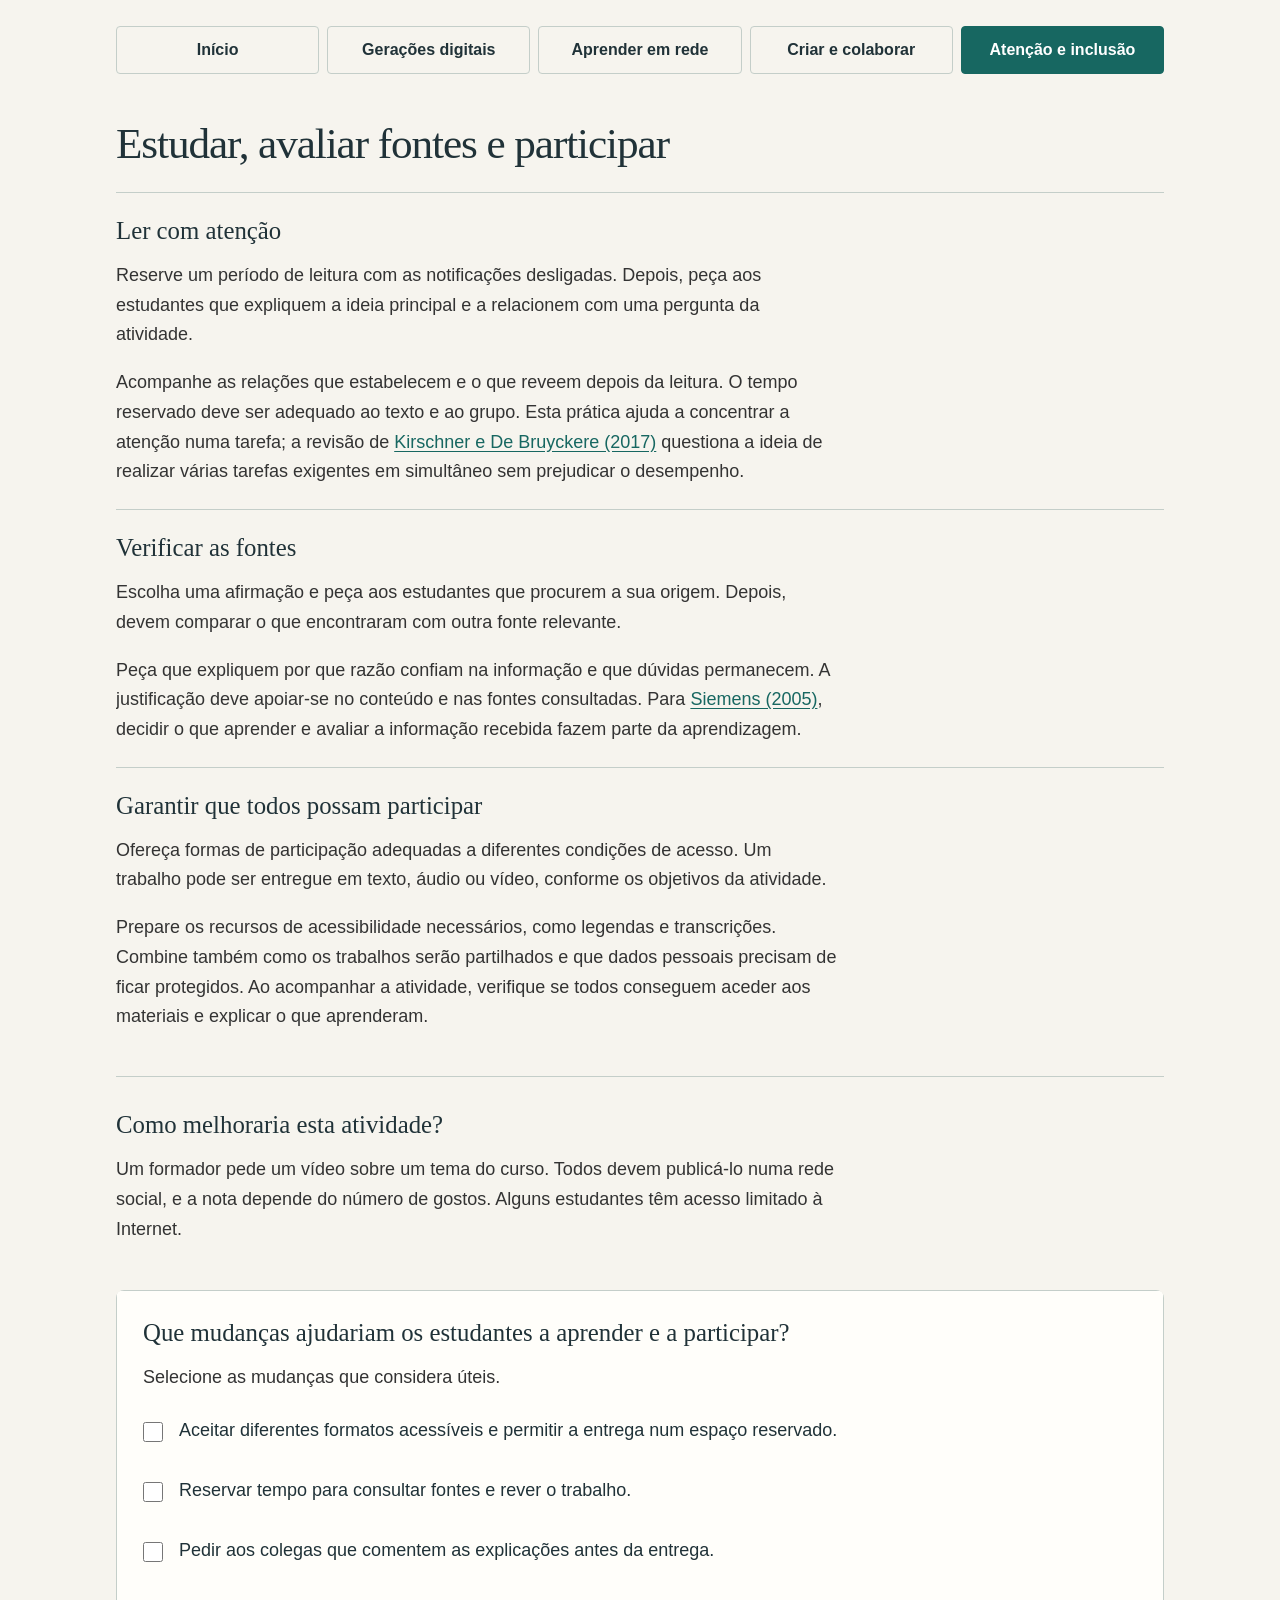
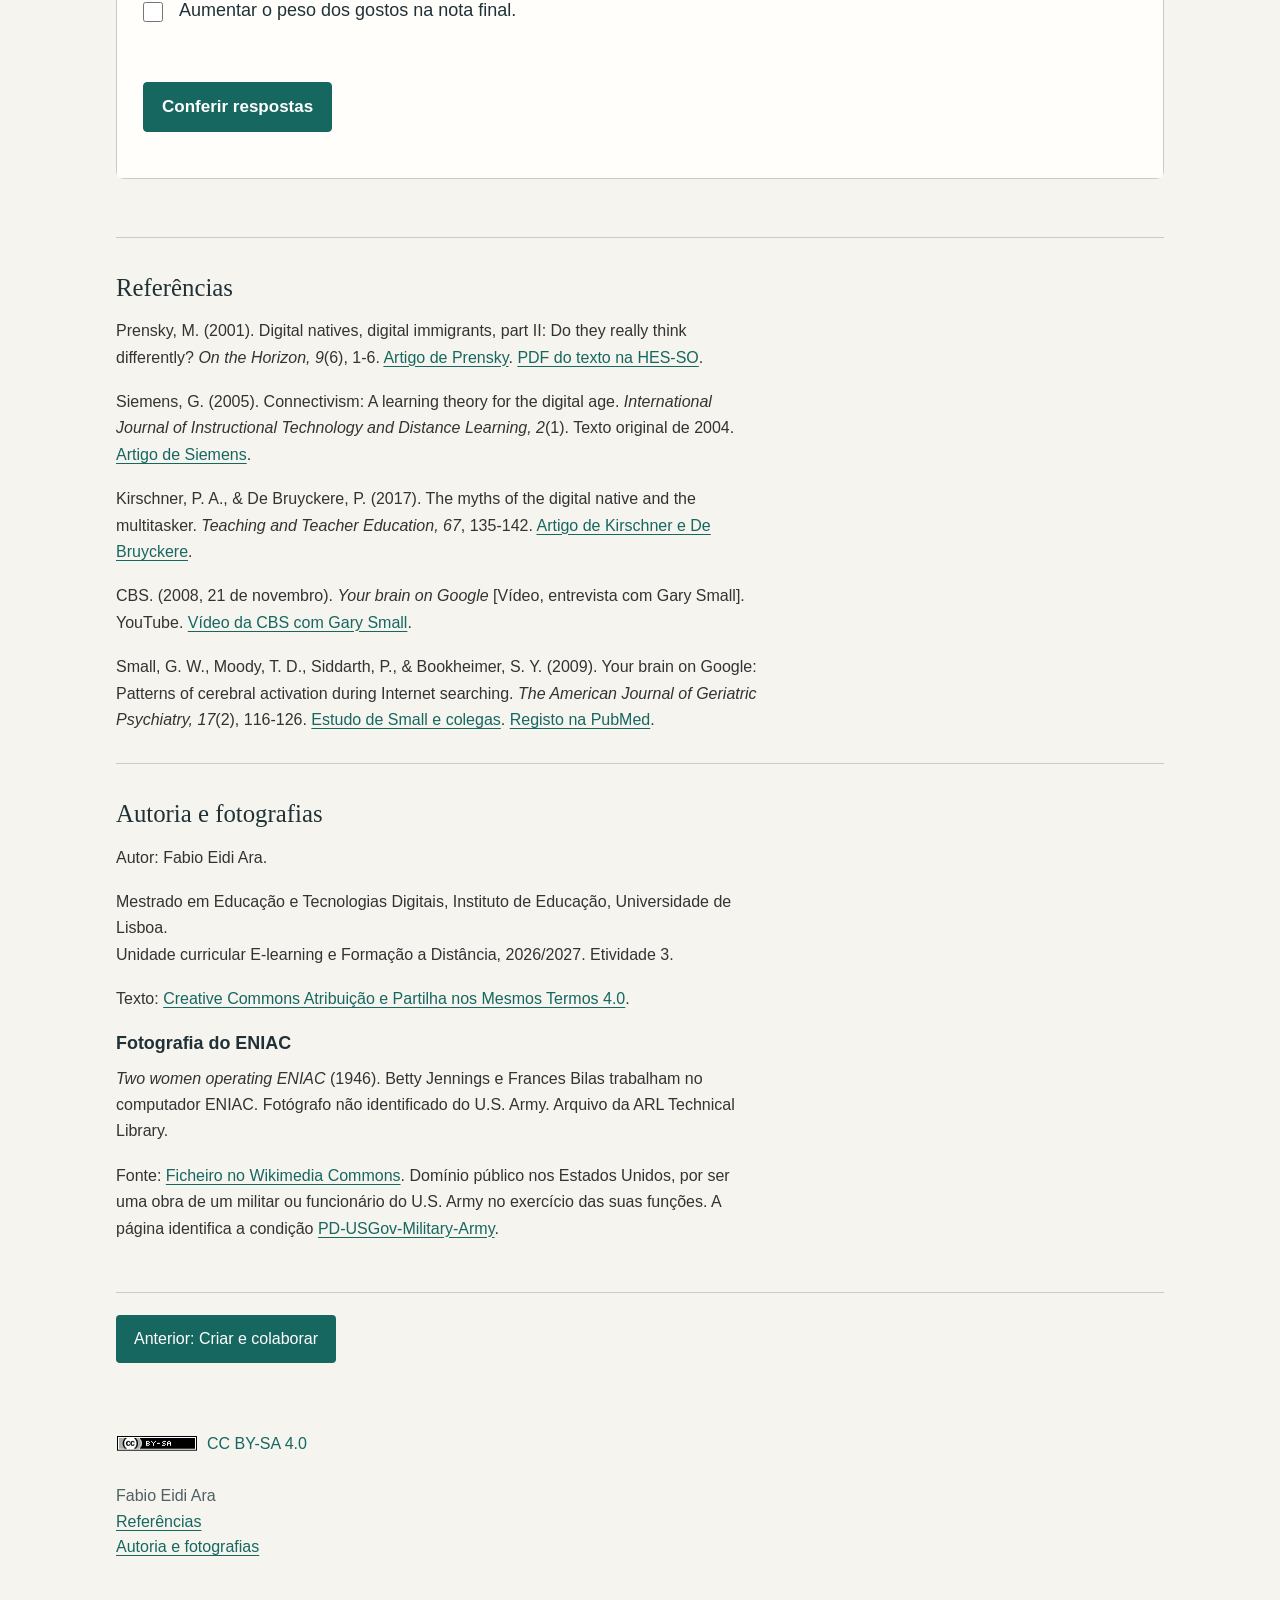
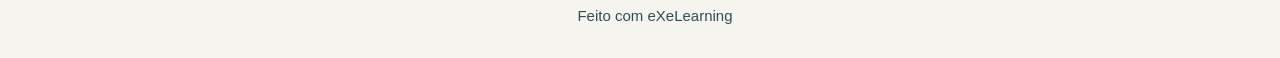
<file: website/html/atencao-e-inclusao.html>
<!DOCTYPE html>
<html lang="pt" id="exe-20261023140000P00005">
<head>
<meta charset="utf-8">
<meta name="generator" content="eXeLearning v4.0.5">
<meta name="viewport" content="width=device-width, initial-scale=1">
<link rel="license" type="text/html" href="https://creativecommons.org/licenses/by-sa/4.0/">
<title>Atenção e inclusão | Como aprendemos com a tecnologia?</title>
<link rel="icon" type="image/x-icon" href="../libs/favicon.ico">
<meta name="description" content="Recurso sobre nativos e imigrantes digitais, conectivismo e seis práticas educativas. ELFD 2026/2027, METD, IE, Universidade de Lisboa.">
<script>document.querySelector("html").classList.add("js");</script><script src="../libs/jquery/jquery.min.js"> </script><script src="../libs/common_i18n.js"> </script><script src="../libs/common.js"> </script><script src="../libs/exe_export.js"> </script><script src="../libs/bootstrap/bootstrap.bundle.min.js"> </script><link rel="stylesheet" href="../libs/bootstrap/bootstrap.min.css">
<script src="../idevices/text/text.js"></script><link rel="stylesheet" href="../idevices/text/text.css">
<script src="../idevices/form/form.js"></script><link rel="stylesheet" href="../idevices/form/form.css">
<link rel="stylesheet" href="../content/css/base.css"><script src="../theme/style.js"> </script><link rel="stylesheet" href="../theme/style.css">
<style id="red-editorial">
/* Estilo editorial sobre a estrutura e os componentes do eXeLearning. */
:root{--paper:#f6f4ee;--ink:#203238;--muted:#4f6064;--line:#c4cec9;--accent:#a83e25;--teal:#176761;--light:#fffefa;--wash:#e8efea}
html{scroll-behavior:smooth}
body.exe-export{background:var(--paper)!important;color:var(--ink)!important;font-family:Arial,Helvetica,sans-serif!important;font-size:18px;line-height:1.65;margin:0}
body.exe-export .exe-content{display:block!important;max-width:1120px!important;margin:0 auto!important;padding:0 36px!important;background:transparent!important;box-shadow:none!important;min-height:100vh}
body.exe-export #sidebar-nav,body.exe-export #sidebar-nav.fixed{position:static!important;inset:auto!important;width:100%!important;max-width:none!important;height:auto!important;float:none!important;display:block!important;transform:none!important}
body.exe-export #siteNav{position:static!important;float:none!important;width:auto!important;max-width:none!important;min-width:0!important;margin:0!important;padding:26px 0!important;background:transparent!important;border:0!important;display:block!important;transform:none!important;box-shadow:none!important}
body.exe-export #siteNav:before,body.exe-export #siteNav a:before{display:none!important}
body.exe-export #siteNav ul{display:flex!important;gap:8px!important;padding:0!important;margin:0!important;list-style:none!important}
body.exe-export #siteNav li{flex:1!important;margin:0!important;padding:0!important;border:0!important;list-style:none!important;background:none!important}
body.exe-export #siteNav a{display:flex!important;align-items:center;justify-content:center;min-height:48px;padding:12px 10px!important;border:1px solid var(--line)!important;background:transparent!important;color:var(--ink)!important;text-decoration:none!important;font-size:16px!important;font-weight:600;line-height:1.35;border-radius:4px!important;height:100%;box-sizing:border-box;box-shadow:none!important;text-align:center}
body.exe-export #siteNav a.active{background:var(--teal)!important;color:white!important;border-color:var(--teal)!important}
body.exe-export #siteNav a:hover{border-color:var(--teal)!important}
body.exe-export #siteNavToggler,body.exe-export .main-header,body.exe-export .box-head,body.exe-export #header,body.exe-export .page-navigation{display:none!important}
body.exe-export main.page{width:100%!important;max-width:none!important;margin:0!important;padding:18px 0 0!important;background:transparent!important;border:0!important}
body.exe-export .page-content{padding:0!important;margin:0!important}
body.exe-export article.box{background:transparent!important;border:0!important;box-shadow:none!important;margin:0 0 28px!important;padding:0!important;border-radius:0!important}
body.exe-export .box-content{padding:0!important;margin:0!important;border:0!important;background:transparent!important;display:block!important}
body.exe-export .exe-text-template,body.exe-export .textIdeviceContent,body.exe-export .exe-text-activity{margin:0!important;padding:0!important}
.red h1{font-family:Georgia,'Times New Roman',serif;font-size:clamp(2rem,3.6vw,2.7rem);font-weight:400;line-height:1.2;letter-spacing:-.025em;margin:0 0 22px;color:var(--ink);max-width:28ch}
.red h2,.exe-export .FormViewContainer h2{font-family:Georgia,'Times New Roman',serif;font-size:1.55rem;line-height:1.3;font-weight:400;color:var(--ink);margin:30px 0 14px}
.red h3,.exe-export .form-feedback-message h3{font-size:1.12rem;line-height:1.4;margin:0 0 10px;color:var(--ink);font-weight:700}
.red p,.exe-export .form-feedback-message p{margin:0 0 18px;max-width:72ch}
.red .lead{font-size:1.17rem;line-height:1.55;max-width:65ch;margin-bottom:28px}
.red a,.exe-export #siteFooter a{color:var(--teal);text-decoration:underline;text-underline-offset:3px;overflow-wrap:anywhere}
.red a:hover{color:var(--accent)}
.red .hero-grid{display:grid;grid-template-columns:1.15fr 1fr;gap:32px;align-items:start;margin:0}
.red figure{margin:0}
.red .archive-figure img{display:block;width:100%;height:auto;border-radius:3px}
.red figcaption{font-size:16px;line-height:1.55;color:var(--muted);padding:12px 0 0}
.red .concept-pair{display:grid;grid-template-columns:1fr 1fr;gap:30px;margin:28px 0}
.red .concept-pair section{border-top:2px solid var(--teal)}
.red .concept-pair h2{margin-top:16px}
.red .interaction,.exe-export .exe-form-container{background:var(--light);border:1px solid var(--line);border-radius:4px;padding:26px;margin:30px 0}
.exe-export .exe-form-container{margin:0!important}
.red .interaction>h2:first-child,.red.interaction>h2:first-child,.exe-export .FormViewContainer h2:first-child{margin-top:0}
.red .classification-item{padding:22px 0 4px;border-top:1px solid var(--line)}
.red label{display:block;font-weight:600;line-height:1.55;margin-bottom:12px;max-width:72ch}
.red select{display:block;width:100%;max-width:620px;padding:12px;border:1px solid #71817e;border-radius:4px;font:inherit;background:white;color:var(--ink);min-height:48px;margin:0 0 12px}
.red button,.exe-export .btn,.exe-export input[type=button],.exe-export .feedbacktooglebutton{font:inherit!important;font-size:17px!important;font-weight:600!important;background:var(--teal)!important;color:#fff!important;border:1px solid var(--teal)!important;border-radius:4px!important;padding:12px 18px!important;min-height:48px;cursor:pointer;line-height:1.4!important;box-shadow:none!important;white-space:normal!important;max-width:100%}
.red button:hover,.exe-export input[type=button]:hover{background:#114d49!important}
.red .feedback,.exe-export .form-feedback-message,.exe-export .feedback.js-feedback{border:0!important;border-left:3px solid var(--teal)!important;background:var(--wash)!important;color:var(--ink)!important;padding:18px 20px!important;font-size:17px;line-height:1.65;margin:18px 0!important;border-radius:0!important}
.red .feedback p:last-child,.exe-export .form-feedback-message p:last-child{margin-bottom:0}
[hidden]{display:none!important}
.red .network{position:relative;height:360px;margin:22px 0 8px}
.red .network svg{position:absolute;width:100%;height:100%;inset:0;overflow:visible;pointer-events:none}
.red .network path{fill:none;stroke:#c4cec9;stroke-width:1.5}
.red .network path.selected{stroke:var(--teal);stroke-width:2}
.red .node{position:absolute!important;transform:translate(-50%,-50%);text-align:center;border-radius:4px!important;line-height:1.35!important;width:190px;min-height:76px!important;padding:12px 10px!important;border:1px solid #7c9590!important;color:var(--ink)!important;background:var(--light)!important;font-size:17px!important;box-sizing:border-box}
.red .node span{display:block}
.red .node .selection-mark{font-size:15px;font-weight:400}
.red .node[aria-pressed=true]{background:var(--teal)!important;color:white!important;border-color:var(--teal)!important;box-shadow:0 0 0 2px var(--teal)!important}
.red .node:hover{border-color:var(--ink)!important}
.red .node.student{left:50%;top:48.5%;background:var(--ink)!important;color:white!important;border:0!important;width:220px;font-weight:600}
.red .node.student span{font-size:15px;font-weight:400;margin-top:6px}
.red .node.professor{left:17.2%;top:18%}
.red .node.colegas{left:82.8%;top:18%}
.red .node.artigo{left:17.2%;top:73.5%}
.red .node.base{left:82.8%;top:73.5%}
.red .node.comunidade{left:50%;top:87.5%}
.red .selection-count{font-size:17px;margin:10px 0}
.red .limit-message{font-size:17px;color:#87351e;margin:0 0 16px}
.red .limit-message:empty{display:none}
.red .source-explanations section{border-top:1px solid var(--line);padding:22px 0 4px}
.red .source-explanations{margin-bottom:16px}
.red .practice{border-top:1px solid var(--line);padding:22px 0 4px}
.red .practice h2{margin-top:0}
.red .final-case{border-top:1px solid var(--line);padding-top:2px;margin-top:22px}
.exe-export .FRMP-PREVIEW{margin:0!important;padding:0!important;list-style:none!important}
.exe-export .FormView_question{border:0!important;margin:0!important;padding:0!important;background:transparent!important;list-style:none!important}
.exe-export .FormViewContainer{padding:0!important;background:transparent!important}
.exe-export .FormView_question [id^=questionTopBar],.exe-export .form-question-separator,.exe-export .form-results-container,.exe-export .FRMP-GameScoreBoard,.exe-export .FRMP-GetScore{display:none!important}
.exe-export .FormView_question[draggable]{cursor:auto!important}
.exe-export .FormViewContainer_selection>div{margin-bottom:8px}
.exe-export .FormViewContainer_selection label{font-size:18px!important;font-weight:400;line-height:1.55!important;cursor:pointer;color:var(--ink)!important}
.exe-export .button-response-form{display:flex!important;align-items:flex-start!important;gap:12px!important;padding:9px 0!important;min-height:44px}
.exe-export .button-response-form input[type=checkbox],.exe-export .button-response-form input[type=radio]{margin:5px 0 0!important}
.exe-export .button-response-form label{display:block!important;flex:1;margin:0!important}
.exe-export input[type=checkbox],.exe-export input[type=radio]{width:20px!important;height:20px!important;accent-color:var(--teal);vertical-align:middle;flex-shrink:0}
.exe-export .form-buttons-container{margin-top:20px;display:flex;gap:12px;flex-wrap:wrap}
.exe-export .form-feedback-message:before{display:none!important}
.exe-export .form-feedback-message h3{margin:20px 0 10px!important}
.exe-export .form-feedback-message p{margin:0 0 18px!important}
.exe-export .feedback-button{margin:0 0 20px}
.exe-export .nav-buttons{position:static!important;display:flex!important;justify-content:space-between!important;gap:16px!important;margin:32px 0 24px!important;padding:22px 0 0!important;border-top:1px solid var(--line)!important;width:auto!important}
.exe-export .nav-buttons .nav-button{position:static!important;display:inline-flex!important;float:none!important;width:auto!important;height:auto!important;min-height:48px!important;min-width:0!important;align-items:center;justify-content:center;padding:12px 18px!important;background:var(--teal)!important;color:white!important;border-radius:4px!important;font-size:16px!important;line-height:1.4!important;text-decoration:none!important}
.exe-export .nav-buttons .nav-button span{position:static!important;clip:auto!important;width:auto!important;height:auto!important;overflow:visible!important;text-indent:0!important;background:none!important;color:white!important;display:inline!important}
.exe-export .nav-buttons .nav-button[aria-hidden=true]{visibility:hidden!important}
.exe-export .nav-button:before,.exe-export .nav-button:after{display:none!important}
.exe-export #siteFooter{position:static!important;background:transparent!important;color:var(--muted)!important;font-size:16px;line-height:1.6;margin:0!important;padding:12px 0 22px!important;border:0!important;width:auto!important}
.exe-export #siteFooterContent,.exe-export #siteUserFooter{margin:0!important;padding:0!important}
.exe-export #siteFooter .license,.exe-export #siteFooter .license a{font-size:16px!important}
.exe-export #made-with-eXe{position:static!important;font-size:15px;text-align:center;background:transparent!important;margin:0!important;padding:0 15px 25px!important}
.exe-export #made-with-eXe a{background:none!important;color:var(--muted)!important;padding:0!important;display:inline!important}
.exe-export #made-with-eXe a:before{display:none!important}
.exe-export #made-with-eXe a,.exe-export #made-with-eXe span{font-size:15px!important;box-shadow:none!important}
.red .references,.red .credits{border-top:1px solid var(--line);margin-top:30px;padding-top:4px;scroll-margin-top:20px}
.red .references p,.red .credits p{font-size:16px;line-height:1.65;margin-bottom:18px}
body.exe-export :focus-visible{outline:3px solid var(--accent)!important;outline-offset:4px!important;box-shadow:0 0 0 7px var(--paper)!important}
body.exe-export #skipNav{position:absolute;left:-10000px;top:0}
body.exe-export #skipNav:focus{position:fixed!important;left:12px!important;top:10px!important;z-index:10000;background:white;padding:12px;clip:auto!important;width:auto!important;height:auto!important}
#made-with-eXe,#made-with-eXe a,#made-with-eXe span{color:#304e50!important;opacity:1!important}
@media(max-width:760px){
 body.exe-export .exe-content{padding:0 20px!important}
 body.exe-export #siteNav ul{flex-wrap:wrap!important}
 body.exe-export #siteNav li{flex:1 1 28%!important}
 body.exe-export #siteNav a{font-size:16px!important;padding:10px 7px!important}
 body.exe-export #siteNav{padding:20px 0!important}
 body.exe-export main.page{padding-top:12px!important}
 .red .hero-grid,.red .concept-pair{grid-template-columns:1fr;gap:18px}
 .red .hero-grid{max-width:72ch}
 .red .archive-figure{max-width:480px}
 .red .interaction,.exe-export .exe-form-container{padding:22px 18px}
 .red .network{height:auto;display:grid;grid-template-columns:1fr 1fr;gap:14px;margin:22px 0}
 .red .network svg{display:none}
 .red .node{position:static!important;transform:none;width:100%!important;min-height:90px!important;font-size:16px!important;padding:12px 8px!important}
 .red .node.student{grid-column:1/-1;min-height:75px!important}
 .red .node.comunidade{grid-column:1/-1}
 .exe-export .nav-buttons .nav-button{font-size:16px!important;padding:12px!important;flex:1;max-width:50%;overflow-wrap:anywhere}
 .red select{font-size:17px}
}
@media(max-width:360px){body.exe-export .exe-content{padding:0 14px!important}.red .interaction,.exe-export .exe-form-container{padding:20px 14px}.red .network{grid-template-columns:1fr}.red .node.student,.red .node.comunidade{grid-column:auto}}
@media(prefers-reduced-motion:reduce){html{scroll-behavior:auto}*,*:before,*:after{animation:none!important;transition:none!important}}
@media print{#siteNav,.nav-buttons,#made-with-eXe,button,input[type=button],select{display:none!important}.exe-content{padding:0!important}.red h1{font-size:26pt}.red .hero-grid{display:block}.red .archive-figure{max-width:360px}}

</style>
<script>
/* Complementos dos iDevices nativos. As escolhas ficam apenas nesta sessão do navegador. */
(() => {
  'use strict';
  const get = key => { try { return JSON.parse(sessionStorage.getItem('red-revisao2-' + key)); } catch { return null; } };
  const put = (key, value) => { try { sessionStorage.setItem('red-revisao2-' + key, JSON.stringify(value)); } catch {} };
  function init() {
    document.documentElement.lang = 'pt-PT';
    const skip = document.getElementById('skipNav');
    if (skip) skip.textContent = 'Ir para o conteúdo';
    const nav = document.getElementById('siteNav');
    const restoreNav = () => { if (nav?.inert) nav.inert = false; };
    if (nav) new MutationObserver(restoreNav).observe(nav, {attributes:true, attributeFilter:['inert']});
    window.addEventListener('load', restoreNav);
    restoreNav();
    nav?.setAttribute('aria-label', 'Páginas do recurso');
    document.querySelector('#siteNav a.active')?.setAttribute('aria-current', 'page');
    const links = [...document.querySelectorAll('#siteNav a')];
    for (const [selector, prefix] of [['.nav-button-left', 'Anterior: '], ['.nav-button-right', 'Seguinte: ']]) {
      document.querySelectorAll(selector + ':not([aria-hidden="true"])').forEach(button => {
        const target = links.find(link => link.href === button.href);
        if (target) { button.textContent = prefix + target.textContent.trim(); button.setAttribute('aria-label', button.textContent); }
      });
    }
    const finalPage = links.at(-1);
    document.querySelectorAll('#siteFooter a[href="https://creativecommons.org/licenses/by-sa/4.0/"]').forEach(link => {
      link.textContent = 'CC BY-SA 4.0';
    });
    if (finalPage) document.querySelectorAll('[data-final-anchor]').forEach(link => {
      const target = new URL(finalPage.href);
      target.hash = link.dataset.finalAnchor;
      link.href = target.href;
    });
    const classifications = {
      a: {correct:'proposta', text:'É uma sugestão para o ensino. Prensky propôs usar jogos digitais para trabalhar os conteúdos das aulas. Ao escolher um jogo, o professor precisa de verificar se as tarefas ajudam os estudantes a compreender esse conteúdo.'},
      b: {correct:'hipotese', text:'É uma hipótese a investigar: sugere uma influência possível da experiência. Para a estudar, é necessário definir que experiências se comparam e observar como as pessoas aprendem. O argumento de Prensky sobre plasticidade cerebral não demonstrou as diferenças físicas que sugeria entre grupos.'},
      c: {correct:'critica', text:'É uma crítica à divisão por gerações. Kirschner e De Bruyckere questionaram a ideia de uma geração com capacidades digitais uniformes. Observar as tarefas que cada pessoa realiza permite conhecer diferenças que a idade não esclarece.'}
    };
    document.querySelectorAll('[data-classify]').forEach(select => {
      const item = classifications[select.dataset.classify];
      const feedback = document.getElementById('feedback-' + select.dataset.classify);
      const update = () => {
        feedback.hidden = !select.value;
        feedback.textContent = select.value ? (select.value === item.correct ? '' : 'Considere o que a frase faz: recomenda uma ação, propõe uma relação a estudar ou questiona uma generalização. ') + item.text : '';
        put('class-' + select.dataset.classify, select.value);
      };
      const saved = get('class-' + select.dataset.classify);
      if ([...select.options].some(option => option.value === saved)) select.value = saved;
      update();
      select.addEventListener('change', update);
    });
    if (document.querySelector('.network')) {
      const order = ['professor', 'colegas', 'artigo', 'base', 'comunidade'];
      const saved = get('network');
      const selected = new Set((Array.isArray(saved) ? saved : []).filter(key => order.includes(key)).slice(0, 3));
      let compared = false;
      const feedback = document.getElementById('network-feedback');
      const limit = document.getElementById('network-limit');
      const comparisons = {
        'professor|colegas|artigo': [
          'O professor ajuda a definir o que se pretende aprender, os colegas descrevem as suas experiências e o artigo permite examinar como uma investigação avaliou a aprendizagem. Compare o conteúdo estudado, as atividades realizadas e a forma de avaliar a compreensão.',
          'A seguir, procure outra pesquisa sobre a mesma pergunta e verifique se os seus resultados se aplicam às condições descritas pelos colegas.'
        ],
        'professor|colegas|base': [
          'O professor ajuda a formular a pergunta, os colegas identificam dificuldades concretas e a base de dados permite procurar pesquisas sobre essas dificuldades. Os relatos ajudam a escolher palavras e situações relevantes para a pesquisa.',
          'Selecione um artigo encontrado na base. Leia o que foi comparado e como se avaliou a aprendizagem antes de decidir quando usar texto ou vídeo.'
        ],
        'professor|colegas|comunidade': [
          'O professor relaciona os materiais com os objetivos, os colegas descrevem o estudo e a comunidade acrescenta experiências de outras aulas. Confronte as condições em que cada relato ocorreu: o conteúdo, a tarefa e a forma de acompanhar a compreensão.',
          'Procure agora uma investigação sobre uma das situações relatadas. Compare os seus resultados com as observações do grupo.'
        ],
        'professor|artigo|base': [
          'O professor ajuda a definir uma tarefa de aprendizagem, o artigo apresenta um estudo e a base permite encontrar pesquisas que o confirmem, completem ou questionem. Compare os métodos e os resultados dos trabalhos encontrados.',
          'Converse também com estudantes sobre as suas condições de acesso e dificuldades. Use essa informação para planear uma atividade que permita observar o que compreenderam.'
        ],
        'professor|artigo|comunidade': [
          'O professor ajuda a escolher o que avaliar, o artigo mostra como uma pesquisa o investigou e a comunidade apresenta experiências de aplicação. Compare a atividade do estudo com as tarefas descritas pelos profissionais.',
          'Procure outras pesquisas e verifique as condições de acesso do grupo. Depois, experimente um material com uma tarefa de compreensão adequada ao objetivo.'
        ],
        'professor|base|comunidade': [
          'O professor ajuda a formular o objetivo, a comunidade apresenta situações de ensino e a base permite localizar investigações relacionadas. Os relatos podem tornar a pergunta de pesquisa mais precisa.',
          'Escolha uma investigação e leia quem participou e como se avaliou a aprendizagem. Confronte esses elementos com as condições das aulas relatadas.'
        ],
        'colegas|artigo|base': [
          'Os colegas descrevem experiências, o artigo permite examinar uma investigação e a base ajuda a encontrar outros trabalhos. Compare as dificuldades relatadas com as tarefas e os participantes de cada estudo.',
          'Peça ao professor que ajude a relacionar o que encontrou com o objetivo de aprendizagem. Definam uma tarefa comum para comparar a compreensão após o texto e o vídeo.'
        ],
        'colegas|artigo|comunidade': [
          'Os colegas e a comunidade trazem experiências de contextos diferentes. O artigo permite confrontar esses relatos com uma investigação. Examine se estudavam conteúdos semelhantes e como acompanharam a aprendizagem.',
          'Pesquise outros estudos sobre a pergunta que ficou em aberto. Registe a data, o contexto e os resultados que justificariam rever a escolha dos materiais.'
        ],
        'colegas|base|comunidade': [
          'Os colegas e a comunidade ajudam a identificar dificuldades e possibilidades de uso. A base de dados permite procurar pesquisas sobre essas situações, em vez de decidir apenas pela frequência dos relatos.',
          'Leia um estudo encontrado e examine como foi avaliada a compreensão. Discuta com o grupo se essa avaliação corresponde ao que pretende aprender.'
        ],
        'artigo|base|comunidade': [
          'O artigo apresenta uma investigação, a base permite acompanhar outras pesquisas e a comunidade acrescenta experiências de aplicação. Compare os resultados publicados com as condições das atividades relatadas.',
          'Escute os estudantes e peça orientação ao professor para definir uma tarefa de compreensão. Use-a para acompanhar o que aprendem com os materiais e rever a decisão.'
        ]
      };
      const compare = () => {
        feedback.hidden = false;
        feedback.replaceChildren();
        const paragraphs = selected.size === 3
          ? comparisons[order.filter(key => selected.has(key)).join('|')]
          : ['Escolha três fontes para comparar as suas contribuições.'];
        for (const text of paragraphs) { const p = document.createElement('p'); p.textContent = text; feedback.append(p); }
      };
      const sync = () => {
        document.querySelectorAll('[data-node]').forEach(button => {
          const on = selected.has(button.dataset.node);
          button.setAttribute('aria-pressed', String(on));
          button.querySelector('.selection-mark').textContent = on ? '✓ Selecionada' : '';
          document.querySelector('[data-edge="' + button.dataset.node + '"]')?.classList.toggle('selected', on);
        });
        document.querySelectorAll('[data-source-note]').forEach(note => { note.hidden = !selected.has(note.dataset.sourceNote); });
        document.getElementById('network-count').textContent = selected.size + ' de 3 fontes escolhidas';
        put('network', order.filter(key => selected.has(key)));
        if (compared) compare();
      };
      document.querySelectorAll('[data-node]').forEach(button => button.addEventListener('click', () => {
        const key = button.dataset.node;
        if (selected.has(key)) selected.delete(key);
        else if (selected.size === 3) {
          limit.textContent = 'Já escolheu três fontes. Retire uma para acrescentar outra.';
          return;
        } else selected.add(key);
        limit.textContent = '';
        sync();
      }));
      document.getElementById('evaluate-network').addEventListener('click', () => { compared = true; compare(); });
      sync();
    }
    function enhanceForms() {
      document.querySelectorAll('.FormView_question').forEach((question, i) => {
        question.removeAttribute('draggable');
        question.removeAttribute('role');
        question.removeAttribute('aria-labelledby');
        const base = question.querySelector('.FormViewContainer');
        const heading = base?.querySelector('h2, p');
        if (heading) {
          heading.id ||= 'pergunta-' + i;
          base.setAttribute('role', 'group');
          base.setAttribute('aria-labelledby', heading.id);
        }
      });
      document.querySelectorAll('.FormViewContainer_selection [title], .FormView_question .help-icon[title]').forEach(e => e.setAttribute('title', 'Seleção com várias respostas possíveis'));
      document.querySelectorAll('.form-feedback-message, .feedback.js-feedback').forEach(f => { f.setAttribute('role', 'status'); f.setAttribute('aria-live', 'polite'); });
    }
    new MutationObserver(enhanceForms).observe(document.querySelector('.page-content') || document.body, {childList:true, subtree:true});
    enhanceForms();
  }
  if (document.readyState === 'loading') document.addEventListener('DOMContentLoaded', init);
  else init();
})();

</script>
</head>
<body class="exe-export exe-web-site">
<script>document.body.className+=" js"</script>
<div class="exe-content exe-export pre-js siteNav-hidden"><a href="#20261023140000P00005" id="skipNav">Skip to content</a> <nav id="siteNav">
<ul>
<li> <a href="../index.html" class="main-node no-ch">Início</a>
</li>
<li> <a href="../html/geracoes-digitais.html" class="no-ch">Gerações digitais</a>
</li>
<li> <a href="../html/aprender-em-rede.html" class="no-ch">Aprender em rede</a>
</li>
<li> <a href="../html/criar-e-colaborar.html" class="no-ch">Criar e colaborar</a>
</li>
<li class="active"> <a href="../html/atencao-e-inclusao.html" class="active no-ch">Atenção e inclusão</a>
</li>
</ul>
</nav><main id="20261023140000P00005" class="page"> 
<header class="main-header">
<div class="package-header"><p class="package-title">Como aprendemos com a tecnologia?</p></div>
<div class="page-header"><h1 class="page-title sr-av">Atenção e inclusão</h1></div>
</header><div id="page-content-20261023140000P00005" class="page-content">
<article id="20261023140000B00007" class="box red-block">
<header class="box-head no-icon">
<h1 class="box-title">Estudar, avaliar fontes e participar</h1>
</header>
<div class="box-content">
<div id="20261023140000I00007" class="idevice_node text" data-idevice-path="../idevices/text/" data-idevice-type="text" data-idevice-component-type="json" data-idevice-json-data="{&quot;ideviceId&quot;:&quot;20261023140000I00007&quot;}">
<div class="exe-text-template"><div class="textIdeviceContent"><div class="exe-text-activity"><div class="red">
  <h1>Estudar, avaliar fontes e participar</h1>
  <section class="practice" data-practice="4">
    <h2>Ler com atenção</h2>
    <p>Reserve um período de leitura com as notificações desligadas. Depois, peça aos estudantes que expliquem a ideia principal e a relacionem com uma pergunta da atividade.</p>
    <p>Acompanhe as relações que estabelecem e o que reveem depois da leitura. O tempo reservado deve ser adequado ao texto e ao grupo. Esta prática ajuda a concentrar a atenção numa tarefa; a revisão de <a href="https://doi.org/10.1016/j.tate.2017.06.001">Kirschner e De Bruyckere (2017)</a> questiona a ideia de realizar várias tarefas exigentes em simultâneo sem prejudicar o desempenho.</p>
  </section>
  <section class="practice" data-practice="5">
    <h2>Verificar as fontes</h2>
    <p>Escolha uma afirmação e peça aos estudantes que procurem a sua origem. Depois, devem comparar o que encontraram com outra fonte relevante.</p>
    <p>Peça que expliquem por que razão confiam na informação e que dúvidas permanecem. A justificação deve apoiar-se no conteúdo e nas fontes consultadas. Para <a href="http://www.itdl.org/Journal/Jan_05/article01.htm">Siemens (2005)</a>, decidir o que aprender e avaliar a informação recebida fazem parte da aprendizagem.</p>
  </section>
  <section class="practice" data-practice="6">
    <h2>Garantir que todos possam participar</h2>
    <p>Ofereça formas de participação adequadas a diferentes condições de acesso. Um trabalho pode ser entregue em texto, áudio ou vídeo, conforme os objetivos da atividade.</p>
    <p>Prepare os recursos de acessibilidade necessários, como legendas e transcrições. Combine também como os trabalhos serão partilhados e que dados pessoais precisam de ficar protegidos. Ao acompanhar a atividade, verifique se todos conseguem aceder aos materiais e explicar o que aprenderam.</p>
  </section>
  <section class="final-case">
    <h2>Como melhoraria esta atividade?</h2>
    <p>Um formador pede um vídeo sobre um tema do curso. Todos devem publicá-lo numa rede social, e a nota depende do número de gostos. Alguns estudantes têm acesso limitado à Internet.</p>
  </section>
</div>
</div></div></div>
</div>
</div>
</article><article id="20261023140000B00008" class="box red-block">
<header class="box-head no-icon">
<h1 class="box-title">Melhorar a atividade</h1>
</header>
<div class="box-content">
<div id="20261023140000I00008" class="idevice_node form" data-idevice-path="../idevices/form/" data-idevice-type="form" data-idevice-component-type="json" data-idevice-json-data="{&quot;evaluation&quot;:false,&quot;isScorm&quot;:0,&quot;weighted&quot;:100,&quot;repeatActivity&quot;:true,&quot;questionsRandom&quot;:false,&quot;percentageQuestions&quot;:100,&quot;time&quot;:0,&quot;passRate&quot;:5,&quot;showSlider&quot;:false,&quot;addBtnAnswers&quot;:false,&quot;eXeFormInstructions&quot;:&quot;&quot;,&quot;eXeIdeviceTextAfter&quot;:&quot;&quot;,&quot;msgs&quot;:{&quot;msgCheck&quot;:&quot;Conferir respostas&quot;,&quot;msgReset&quot;:&quot;Tentar novamente&quot;,&quot;msgShowAnswers&quot;:&quot;Consultar explicações&quot;,&quot;msgOk&quot;:&quot;&quot;,&quot;msgKO&quot;:&quot;&quot;,&quot;msgScore&quot;:&quot;&quot;,&quot;msgUnansweredQuestions&quot;:&quot;Selecione as ações que considera úteis.&quot;,&quot;msgAllQuestions&quot;:&quot;Selecione as ações que considera úteis.&quot;},&quot;questionsData&quot;:[{&quot;activityType&quot;:&quot;selection&quot;,&quot;selectionType&quot;:&quot;multiple&quot;,&quot;baseText&quot;:&quot;&lt;div class=\&quot;red\&quot;&gt;&lt;h2&gt;Que mudanças ajudariam os estudantes a aprender e a participar?&lt;/h2&gt;&lt;p&gt;Selecione as mudanças que considera úteis.&lt;/p&gt;&lt;/div&gt;&quot;,&quot;answers&quot;:[{&quot;0&quot;:true,&quot;1&quot;:&quot;Aceitar diferentes formatos acessíveis e permitir a entrega num espaço reservado.&quot;},{&quot;0&quot;:true,&quot;1&quot;:&quot;Reservar tempo para consultar fontes e rever o trabalho.&quot;},{&quot;0&quot;:true,&quot;1&quot;:&quot;Pedir aos colegas que comentem as explicações antes da entrega.&quot;},{&quot;0&quot;:false,&quot;1&quot;:&quot;Aumentar o peso dos gostos na nota final.&quot;}],&quot;feedbackRight&quot;:&quot;&lt;p&gt;As três medidas escolhidas ajudam os estudantes a explicar o tema, rever o trabalho e participar com condições adequadas.&lt;/p&gt;&lt;h3&gt;Aceitar formatos acessíveis e uma entrega reservada&lt;/h3&gt;&lt;p&gt;Permite participar com diferentes condições de acesso e protege os dados pessoais. Peça que cada estudante escolha os recursos que melhor explicam o tema e justifique essa escolha.&lt;/p&gt;&lt;h3&gt;Reservar tempo para consultar fontes e rever&lt;/h3&gt;&lt;p&gt;Cria condições para ler com atenção, verificar a informação e melhorar a explicação. Acompanhe as fontes utilizadas e as alterações que os estudantes conseguem justificar.&lt;/p&gt;&lt;h3&gt;Pedir comentários aos colegas&lt;/h3&gt;&lt;p&gt;Ajuda a confrontar interpretações antes da entrega. Oriente os comentários para a clareza das ideias e a sua fundamentação. Peça que a versão final mostre como foram consideradas essas contribuições.&lt;/p&gt;&lt;h3&gt;Aumentar o peso dos gostos&lt;/h3&gt;&lt;p&gt;Os gostos dependem da circulação da publicação e da reação do público. Para avaliar a aprendizagem, use critérios como a clareza da explicação, a qualidade das fontes e a justificação das revisões.&lt;/p&gt;&quot;,&quot;feedbackWrong&quot;:&quot;&lt;p&gt;Considere como cada medida ajuda a compreender o tema e a participar na atividade.&lt;/p&gt;&lt;h3&gt;Aceitar formatos acessíveis e uma entrega reservada&lt;/h3&gt;&lt;p&gt;Permite participar com diferentes condições de acesso e protege os dados pessoais. Peça que cada estudante escolha os recursos que melhor explicam o tema e justifique essa escolha.&lt;/p&gt;&lt;h3&gt;Reservar tempo para consultar fontes e rever&lt;/h3&gt;&lt;p&gt;Cria condições para ler com atenção, verificar a informação e melhorar a explicação. Acompanhe as fontes utilizadas e as alterações que os estudantes conseguem justificar.&lt;/p&gt;&lt;h3&gt;Pedir comentários aos colegas&lt;/h3&gt;&lt;p&gt;Ajuda a confrontar interpretações antes da entrega. Oriente os comentários para a clareza das ideias e a sua fundamentação. Peça que a versão final mostre como foram consideradas essas contribuições.&lt;/p&gt;&lt;h3&gt;Aumentar o peso dos gostos&lt;/h3&gt;&lt;p&gt;Os gostos dependem da circulação da publicação e da reação do público. Para avaliar a aprendizagem, use critérios como a clareza da explicação, a qualidade das fontes e a justificação das revisões.&lt;/p&gt;&quot;}],&quot;ideviceId&quot;:&quot;20261023140000I00008&quot;,&quot;id&quot;:&quot;20261023140000I00008&quot;}" data-idevice-template="form.html">
<div class="exe-form-container"><p>Atividade de seleção com feedback explicativo. Ative JavaScript para interagir.</p></div>
</div>
</div>
</article><article id="20261023140000B00009" class="box red-block">
<header class="box-head no-icon">
<h1 class="box-title">Referências e autoria</h1>
</header>
<div class="box-content">
<div id="20261023140000I00009" class="idevice_node text" data-idevice-path="../idevices/text/" data-idevice-type="text" data-idevice-component-type="json" data-idevice-json-data="{&quot;ideviceId&quot;:&quot;20261023140000I00009&quot;}">
<div class="exe-text-template"><div class="textIdeviceContent"><div class="exe-text-activity"><div class="red">
  <section id="referencias" class="references">
    <h2>Referências</h2>
    <p>Prensky, M. (2001). Digital natives, digital immigrants, part II: Do they really think differently? <i>On the Horizon, 9</i>(6), 1-6. <a href="https://doi.org/10.1108/10748120110424843">Artigo de Prensky</a>. <a href="https://cyberlearn.hes-so.ch/pluginfile.php/437878/mod_resource/content/0/prensky_-_digital_natives_digital_immigrants_-_part2.pdf">PDF do texto na HES-SO</a>.</p>
    <p>Siemens, G. (2005). Connectivism: A learning theory for the digital age. <i>International Journal of Instructional Technology and Distance Learning, 2</i>(1). Texto original de 2004. <a href="http://www.itdl.org/Journal/Jan_05/article01.htm">Artigo de Siemens</a>.</p>
    <p>Kirschner, P. A., &amp; De Bruyckere, P. (2017). The myths of the digital native and the multitasker. <i>Teaching and Teacher Education, 67</i>, 135-142. <a href="https://doi.org/10.1016/j.tate.2017.06.001">Artigo de Kirschner e De Bruyckere</a>.</p>
    <p>CBS. (2008, 21 de novembro). <i>Your brain on Google</i> [Vídeo, entrevista com Gary Small]. YouTube. <a href="https://www.youtube.com/watch?v=NhLnoZFCDBM">Vídeo da CBS com Gary Small</a>.</p>
    <p>Small, G. W., Moody, T. D., Siddarth, P., &amp; Bookheimer, S. Y. (2009). Your brain on Google: Patterns of cerebral activation during Internet searching. <i>The American Journal of Geriatric Psychiatry, 17</i>(2), 116-126. <a href="https://doi.org/10.1097/JGP.0b013e3181953a02">Estudo de Small e colegas</a>. <a href="https://pubmed.ncbi.nlm.nih.gov/19155745/">Registo na PubMed</a>.</p>
  </section>
  <section id="autoria-fotografias" class="credits">
    <h2>Autoria e fotografias</h2>
    <p>Autor: Fabio Eidi Ara.</p>
    <p>Mestrado em Educação e Tecnologias Digitais, Instituto de Educação, Universidade de Lisboa.<br>Unidade curricular E-learning e Formação a Distância, 2026/2027. Etividade 3.</p>
    <p>Texto: <a href="https://creativecommons.org/licenses/by-sa/4.0/deed.pt">Creative Commons Atribuição e Partilha nos Mesmos Termos 4.0</a>.</p>
    <h3>Fotografia do ENIAC</h3>
    <p><i>Two women operating ENIAC</i> (1946). Betty Jennings e Frances Bilas trabalham no computador ENIAC. Fotógrafo não identificado do U.S. Army. Arquivo da ARL Technical Library.</p>
    <p>Fonte: <a href="https://commons.wikimedia.org/wiki/File:Two_women_operating_ENIAC_(full_resolution).jpg">Ficheiro no Wikimedia Commons</a>. Domínio público nos Estados Unidos, por ser uma obra de um militar ou funcionário do U.S. Army no exercício das suas funções. A página identifica a condição <a href="https://commons.wikimedia.org/wiki/File:Two_women_operating_ENIAC_(full_resolution).jpg#Licensing">PD-USGov-Military-Army</a>.</p>
  </section>
</div>
</div></div></div>
</div>
</div>
</article>
</div></main><div class="nav-buttons">
<a href="../html/criar-e-colaborar.html" title="Anterior" class="nav-button nav-button-left"><span>Anterior</span></a>
<span class="nav-button nav-button-right" aria-hidden="true"><span>Próximo</span></span>
</div>
<footer id="siteFooter"><div id="siteFooterContent"> <div id="packageLicense" class="cc cc-by-sa"> <p> <span class="license-label">Licença: </span><a href="https://creativecommons.org/licenses/by-sa/4.0/" class="license">Creative Commons: Atribuição - Compartilhar Iguais 4.0</a></p>
</div>
<div id="siteUserFooter"> <div><p>Fabio Eidi Ara<br><a href="#referencias" data-final-anchor="referencias">Referências</a><br><a href="#autoria-fotografias" data-final-anchor="autoria-fotografias">Autoria e fotografias</a></p></div>
</div></div></footer>
</div>
<p id="made-with-eXe"> <a href="https://exelearning.net/" target="_blank" rel="noopener"> <span>Feito com eXeLearning <span>(Nova janela)</span></span></a></p>
</body>
</html>
</file>
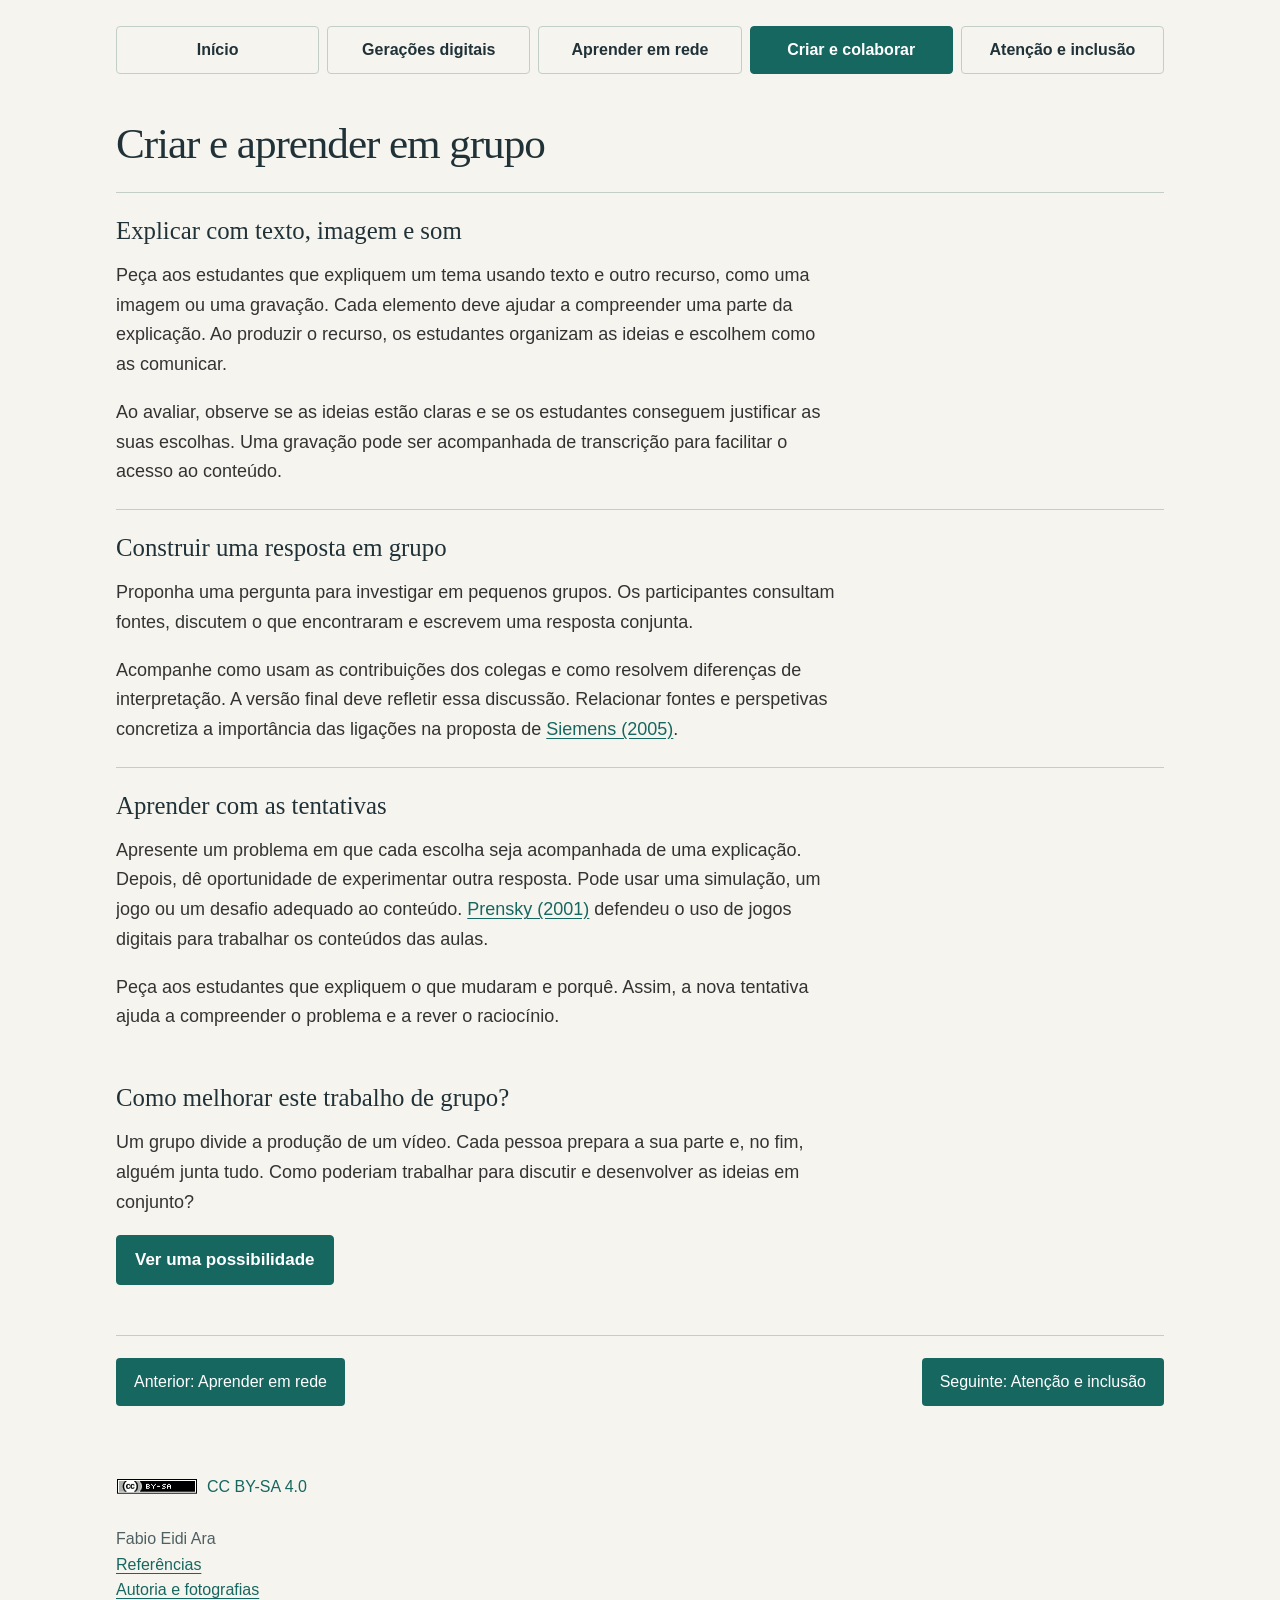
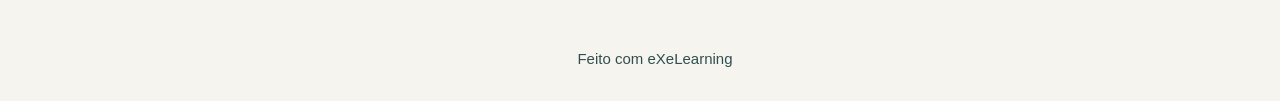
<file: website/html/criar-e-colaborar.html>
<!DOCTYPE html>
<html lang="pt" id="exe-20261023140000P00004">
<head>
<meta charset="utf-8">
<meta name="generator" content="eXeLearning v4.0.5">
<meta name="viewport" content="width=device-width, initial-scale=1">
<link rel="license" type="text/html" href="https://creativecommons.org/licenses/by-sa/4.0/">
<title>Criar e colaborar | Como aprendemos com a tecnologia?</title>
<link rel="icon" type="image/x-icon" href="../libs/favicon.ico">
<meta name="description" content="Recurso sobre nativos e imigrantes digitais, conectivismo e seis práticas educativas. ELFD 2026/2027, METD, IE, Universidade de Lisboa.">
<script>document.querySelector("html").classList.add("js");</script><script src="../libs/jquery/jquery.min.js"> </script><script src="../libs/common_i18n.js"> </script><script src="../libs/common.js"> </script><script src="../libs/exe_export.js"> </script><script src="../libs/bootstrap/bootstrap.bundle.min.js"> </script><link rel="stylesheet" href="../libs/bootstrap/bootstrap.min.css">
<script src="../idevices/text/text.js"></script><link rel="stylesheet" href="../idevices/text/text.css">
<link rel="stylesheet" href="../content/css/base.css"><script src="../theme/style.js"> </script><link rel="stylesheet" href="../theme/style.css">
<style id="red-editorial">
/* Estilo editorial sobre a estrutura e os componentes do eXeLearning. */
:root{--paper:#f6f4ee;--ink:#203238;--muted:#4f6064;--line:#c4cec9;--accent:#a83e25;--teal:#176761;--light:#fffefa;--wash:#e8efea}
html{scroll-behavior:smooth}
body.exe-export{background:var(--paper)!important;color:var(--ink)!important;font-family:Arial,Helvetica,sans-serif!important;font-size:18px;line-height:1.65;margin:0}
body.exe-export .exe-content{display:block!important;max-width:1120px!important;margin:0 auto!important;padding:0 36px!important;background:transparent!important;box-shadow:none!important;min-height:100vh}
body.exe-export #sidebar-nav,body.exe-export #sidebar-nav.fixed{position:static!important;inset:auto!important;width:100%!important;max-width:none!important;height:auto!important;float:none!important;display:block!important;transform:none!important}
body.exe-export #siteNav{position:static!important;float:none!important;width:auto!important;max-width:none!important;min-width:0!important;margin:0!important;padding:26px 0!important;background:transparent!important;border:0!important;display:block!important;transform:none!important;box-shadow:none!important}
body.exe-export #siteNav:before,body.exe-export #siteNav a:before{display:none!important}
body.exe-export #siteNav ul{display:flex!important;gap:8px!important;padding:0!important;margin:0!important;list-style:none!important}
body.exe-export #siteNav li{flex:1!important;margin:0!important;padding:0!important;border:0!important;list-style:none!important;background:none!important}
body.exe-export #siteNav a{display:flex!important;align-items:center;justify-content:center;min-height:48px;padding:12px 10px!important;border:1px solid var(--line)!important;background:transparent!important;color:var(--ink)!important;text-decoration:none!important;font-size:16px!important;font-weight:600;line-height:1.35;border-radius:4px!important;height:100%;box-sizing:border-box;box-shadow:none!important;text-align:center}
body.exe-export #siteNav a.active{background:var(--teal)!important;color:white!important;border-color:var(--teal)!important}
body.exe-export #siteNav a:hover{border-color:var(--teal)!important}
body.exe-export #siteNavToggler,body.exe-export .main-header,body.exe-export .box-head,body.exe-export #header,body.exe-export .page-navigation{display:none!important}
body.exe-export main.page{width:100%!important;max-width:none!important;margin:0!important;padding:18px 0 0!important;background:transparent!important;border:0!important}
body.exe-export .page-content{padding:0!important;margin:0!important}
body.exe-export article.box{background:transparent!important;border:0!important;box-shadow:none!important;margin:0 0 28px!important;padding:0!important;border-radius:0!important}
body.exe-export .box-content{padding:0!important;margin:0!important;border:0!important;background:transparent!important;display:block!important}
body.exe-export .exe-text-template,body.exe-export .textIdeviceContent,body.exe-export .exe-text-activity{margin:0!important;padding:0!important}
.red h1{font-family:Georgia,'Times New Roman',serif;font-size:clamp(2rem,3.6vw,2.7rem);font-weight:400;line-height:1.2;letter-spacing:-.025em;margin:0 0 22px;color:var(--ink);max-width:28ch}
.red h2,.exe-export .FormViewContainer h2{font-family:Georgia,'Times New Roman',serif;font-size:1.55rem;line-height:1.3;font-weight:400;color:var(--ink);margin:30px 0 14px}
.red h3,.exe-export .form-feedback-message h3{font-size:1.12rem;line-height:1.4;margin:0 0 10px;color:var(--ink);font-weight:700}
.red p,.exe-export .form-feedback-message p{margin:0 0 18px;max-width:72ch}
.red .lead{font-size:1.17rem;line-height:1.55;max-width:65ch;margin-bottom:28px}
.red a,.exe-export #siteFooter a{color:var(--teal);text-decoration:underline;text-underline-offset:3px;overflow-wrap:anywhere}
.red a:hover{color:var(--accent)}
.red .hero-grid{display:grid;grid-template-columns:1.15fr 1fr;gap:32px;align-items:start;margin:0}
.red figure{margin:0}
.red .archive-figure img{display:block;width:100%;height:auto;border-radius:3px}
.red figcaption{font-size:16px;line-height:1.55;color:var(--muted);padding:12px 0 0}
.red .concept-pair{display:grid;grid-template-columns:1fr 1fr;gap:30px;margin:28px 0}
.red .concept-pair section{border-top:2px solid var(--teal)}
.red .concept-pair h2{margin-top:16px}
.red .interaction,.exe-export .exe-form-container{background:var(--light);border:1px solid var(--line);border-radius:4px;padding:26px;margin:30px 0}
.exe-export .exe-form-container{margin:0!important}
.red .interaction>h2:first-child,.red.interaction>h2:first-child,.exe-export .FormViewContainer h2:first-child{margin-top:0}
.red .classification-item{padding:22px 0 4px;border-top:1px solid var(--line)}
.red label{display:block;font-weight:600;line-height:1.55;margin-bottom:12px;max-width:72ch}
.red select{display:block;width:100%;max-width:620px;padding:12px;border:1px solid #71817e;border-radius:4px;font:inherit;background:white;color:var(--ink);min-height:48px;margin:0 0 12px}
.red button,.exe-export .btn,.exe-export input[type=button],.exe-export .feedbacktooglebutton{font:inherit!important;font-size:17px!important;font-weight:600!important;background:var(--teal)!important;color:#fff!important;border:1px solid var(--teal)!important;border-radius:4px!important;padding:12px 18px!important;min-height:48px;cursor:pointer;line-height:1.4!important;box-shadow:none!important;white-space:normal!important;max-width:100%}
.red button:hover,.exe-export input[type=button]:hover{background:#114d49!important}
.red .feedback,.exe-export .form-feedback-message,.exe-export .feedback.js-feedback{border:0!important;border-left:3px solid var(--teal)!important;background:var(--wash)!important;color:var(--ink)!important;padding:18px 20px!important;font-size:17px;line-height:1.65;margin:18px 0!important;border-radius:0!important}
.red .feedback p:last-child,.exe-export .form-feedback-message p:last-child{margin-bottom:0}
[hidden]{display:none!important}
.red .network{position:relative;height:360px;margin:22px 0 8px}
.red .network svg{position:absolute;width:100%;height:100%;inset:0;overflow:visible;pointer-events:none}
.red .network path{fill:none;stroke:#c4cec9;stroke-width:1.5}
.red .network path.selected{stroke:var(--teal);stroke-width:2}
.red .node{position:absolute!important;transform:translate(-50%,-50%);text-align:center;border-radius:4px!important;line-height:1.35!important;width:190px;min-height:76px!important;padding:12px 10px!important;border:1px solid #7c9590!important;color:var(--ink)!important;background:var(--light)!important;font-size:17px!important;box-sizing:border-box}
.red .node span{display:block}
.red .node .selection-mark{font-size:15px;font-weight:400}
.red .node[aria-pressed=true]{background:var(--teal)!important;color:white!important;border-color:var(--teal)!important;box-shadow:0 0 0 2px var(--teal)!important}
.red .node:hover{border-color:var(--ink)!important}
.red .node.student{left:50%;top:48.5%;background:var(--ink)!important;color:white!important;border:0!important;width:220px;font-weight:600}
.red .node.student span{font-size:15px;font-weight:400;margin-top:6px}
.red .node.professor{left:17.2%;top:18%}
.red .node.colegas{left:82.8%;top:18%}
.red .node.artigo{left:17.2%;top:73.5%}
.red .node.base{left:82.8%;top:73.5%}
.red .node.comunidade{left:50%;top:87.5%}
.red .selection-count{font-size:17px;margin:10px 0}
.red .limit-message{font-size:17px;color:#87351e;margin:0 0 16px}
.red .limit-message:empty{display:none}
.red .source-explanations section{border-top:1px solid var(--line);padding:22px 0 4px}
.red .source-explanations{margin-bottom:16px}
.red .practice{border-top:1px solid var(--line);padding:22px 0 4px}
.red .practice h2{margin-top:0}
.red .final-case{border-top:1px solid var(--line);padding-top:2px;margin-top:22px}
.exe-export .FRMP-PREVIEW{margin:0!important;padding:0!important;list-style:none!important}
.exe-export .FormView_question{border:0!important;margin:0!important;padding:0!important;background:transparent!important;list-style:none!important}
.exe-export .FormViewContainer{padding:0!important;background:transparent!important}
.exe-export .FormView_question [id^=questionTopBar],.exe-export .form-question-separator,.exe-export .form-results-container,.exe-export .FRMP-GameScoreBoard,.exe-export .FRMP-GetScore{display:none!important}
.exe-export .FormView_question[draggable]{cursor:auto!important}
.exe-export .FormViewContainer_selection>div{margin-bottom:8px}
.exe-export .FormViewContainer_selection label{font-size:18px!important;font-weight:400;line-height:1.55!important;cursor:pointer;color:var(--ink)!important}
.exe-export .button-response-form{display:flex!important;align-items:flex-start!important;gap:12px!important;padding:9px 0!important;min-height:44px}
.exe-export .button-response-form input[type=checkbox],.exe-export .button-response-form input[type=radio]{margin:5px 0 0!important}
.exe-export .button-response-form label{display:block!important;flex:1;margin:0!important}
.exe-export input[type=checkbox],.exe-export input[type=radio]{width:20px!important;height:20px!important;accent-color:var(--teal);vertical-align:middle;flex-shrink:0}
.exe-export .form-buttons-container{margin-top:20px;display:flex;gap:12px;flex-wrap:wrap}
.exe-export .form-feedback-message:before{display:none!important}
.exe-export .form-feedback-message h3{margin:20px 0 10px!important}
.exe-export .form-feedback-message p{margin:0 0 18px!important}
.exe-export .feedback-button{margin:0 0 20px}
.exe-export .nav-buttons{position:static!important;display:flex!important;justify-content:space-between!important;gap:16px!important;margin:32px 0 24px!important;padding:22px 0 0!important;border-top:1px solid var(--line)!important;width:auto!important}
.exe-export .nav-buttons .nav-button{position:static!important;display:inline-flex!important;float:none!important;width:auto!important;height:auto!important;min-height:48px!important;min-width:0!important;align-items:center;justify-content:center;padding:12px 18px!important;background:var(--teal)!important;color:white!important;border-radius:4px!important;font-size:16px!important;line-height:1.4!important;text-decoration:none!important}
.exe-export .nav-buttons .nav-button span{position:static!important;clip:auto!important;width:auto!important;height:auto!important;overflow:visible!important;text-indent:0!important;background:none!important;color:white!important;display:inline!important}
.exe-export .nav-buttons .nav-button[aria-hidden=true]{visibility:hidden!important}
.exe-export .nav-button:before,.exe-export .nav-button:after{display:none!important}
.exe-export #siteFooter{position:static!important;background:transparent!important;color:var(--muted)!important;font-size:16px;line-height:1.6;margin:0!important;padding:12px 0 22px!important;border:0!important;width:auto!important}
.exe-export #siteFooterContent,.exe-export #siteUserFooter{margin:0!important;padding:0!important}
.exe-export #siteFooter .license,.exe-export #siteFooter .license a{font-size:16px!important}
.exe-export #made-with-eXe{position:static!important;font-size:15px;text-align:center;background:transparent!important;margin:0!important;padding:0 15px 25px!important}
.exe-export #made-with-eXe a{background:none!important;color:var(--muted)!important;padding:0!important;display:inline!important}
.exe-export #made-with-eXe a:before{display:none!important}
.exe-export #made-with-eXe a,.exe-export #made-with-eXe span{font-size:15px!important;box-shadow:none!important}
.red .references,.red .credits{border-top:1px solid var(--line);margin-top:30px;padding-top:4px;scroll-margin-top:20px}
.red .references p,.red .credits p{font-size:16px;line-height:1.65;margin-bottom:18px}
body.exe-export :focus-visible{outline:3px solid var(--accent)!important;outline-offset:4px!important;box-shadow:0 0 0 7px var(--paper)!important}
body.exe-export #skipNav{position:absolute;left:-10000px;top:0}
body.exe-export #skipNav:focus{position:fixed!important;left:12px!important;top:10px!important;z-index:10000;background:white;padding:12px;clip:auto!important;width:auto!important;height:auto!important}
#made-with-eXe,#made-with-eXe a,#made-with-eXe span{color:#304e50!important;opacity:1!important}
@media(max-width:760px){
 body.exe-export .exe-content{padding:0 20px!important}
 body.exe-export #siteNav ul{flex-wrap:wrap!important}
 body.exe-export #siteNav li{flex:1 1 28%!important}
 body.exe-export #siteNav a{font-size:16px!important;padding:10px 7px!important}
 body.exe-export #siteNav{padding:20px 0!important}
 body.exe-export main.page{padding-top:12px!important}
 .red .hero-grid,.red .concept-pair{grid-template-columns:1fr;gap:18px}
 .red .hero-grid{max-width:72ch}
 .red .archive-figure{max-width:480px}
 .red .interaction,.exe-export .exe-form-container{padding:22px 18px}
 .red .network{height:auto;display:grid;grid-template-columns:1fr 1fr;gap:14px;margin:22px 0}
 .red .network svg{display:none}
 .red .node{position:static!important;transform:none;width:100%!important;min-height:90px!important;font-size:16px!important;padding:12px 8px!important}
 .red .node.student{grid-column:1/-1;min-height:75px!important}
 .red .node.comunidade{grid-column:1/-1}
 .exe-export .nav-buttons .nav-button{font-size:16px!important;padding:12px!important;flex:1;max-width:50%;overflow-wrap:anywhere}
 .red select{font-size:17px}
}
@media(max-width:360px){body.exe-export .exe-content{padding:0 14px!important}.red .interaction,.exe-export .exe-form-container{padding:20px 14px}.red .network{grid-template-columns:1fr}.red .node.student,.red .node.comunidade{grid-column:auto}}
@media(prefers-reduced-motion:reduce){html{scroll-behavior:auto}*,*:before,*:after{animation:none!important;transition:none!important}}
@media print{#siteNav,.nav-buttons,#made-with-eXe,button,input[type=button],select{display:none!important}.exe-content{padding:0!important}.red h1{font-size:26pt}.red .hero-grid{display:block}.red .archive-figure{max-width:360px}}

</style>
<script>
/* Complementos dos iDevices nativos. As escolhas ficam apenas nesta sessão do navegador. */
(() => {
  'use strict';
  const get = key => { try { return JSON.parse(sessionStorage.getItem('red-revisao2-' + key)); } catch { return null; } };
  const put = (key, value) => { try { sessionStorage.setItem('red-revisao2-' + key, JSON.stringify(value)); } catch {} };
  function init() {
    document.documentElement.lang = 'pt-PT';
    const skip = document.getElementById('skipNav');
    if (skip) skip.textContent = 'Ir para o conteúdo';
    const nav = document.getElementById('siteNav');
    const restoreNav = () => { if (nav?.inert) nav.inert = false; };
    if (nav) new MutationObserver(restoreNav).observe(nav, {attributes:true, attributeFilter:['inert']});
    window.addEventListener('load', restoreNav);
    restoreNav();
    nav?.setAttribute('aria-label', 'Páginas do recurso');
    document.querySelector('#siteNav a.active')?.setAttribute('aria-current', 'page');
    const links = [...document.querySelectorAll('#siteNav a')];
    for (const [selector, prefix] of [['.nav-button-left', 'Anterior: '], ['.nav-button-right', 'Seguinte: ']]) {
      document.querySelectorAll(selector + ':not([aria-hidden="true"])').forEach(button => {
        const target = links.find(link => link.href === button.href);
        if (target) { button.textContent = prefix + target.textContent.trim(); button.setAttribute('aria-label', button.textContent); }
      });
    }
    const finalPage = links.at(-1);
    document.querySelectorAll('#siteFooter a[href="https://creativecommons.org/licenses/by-sa/4.0/"]').forEach(link => {
      link.textContent = 'CC BY-SA 4.0';
    });
    if (finalPage) document.querySelectorAll('[data-final-anchor]').forEach(link => {
      const target = new URL(finalPage.href);
      target.hash = link.dataset.finalAnchor;
      link.href = target.href;
    });
    const classifications = {
      a: {correct:'proposta', text:'É uma sugestão para o ensino. Prensky propôs usar jogos digitais para trabalhar os conteúdos das aulas. Ao escolher um jogo, o professor precisa de verificar se as tarefas ajudam os estudantes a compreender esse conteúdo.'},
      b: {correct:'hipotese', text:'É uma hipótese a investigar: sugere uma influência possível da experiência. Para a estudar, é necessário definir que experiências se comparam e observar como as pessoas aprendem. O argumento de Prensky sobre plasticidade cerebral não demonstrou as diferenças físicas que sugeria entre grupos.'},
      c: {correct:'critica', text:'É uma crítica à divisão por gerações. Kirschner e De Bruyckere questionaram a ideia de uma geração com capacidades digitais uniformes. Observar as tarefas que cada pessoa realiza permite conhecer diferenças que a idade não esclarece.'}
    };
    document.querySelectorAll('[data-classify]').forEach(select => {
      const item = classifications[select.dataset.classify];
      const feedback = document.getElementById('feedback-' + select.dataset.classify);
      const update = () => {
        feedback.hidden = !select.value;
        feedback.textContent = select.value ? (select.value === item.correct ? '' : 'Considere o que a frase faz: recomenda uma ação, propõe uma relação a estudar ou questiona uma generalização. ') + item.text : '';
        put('class-' + select.dataset.classify, select.value);
      };
      const saved = get('class-' + select.dataset.classify);
      if ([...select.options].some(option => option.value === saved)) select.value = saved;
      update();
      select.addEventListener('change', update);
    });
    if (document.querySelector('.network')) {
      const order = ['professor', 'colegas', 'artigo', 'base', 'comunidade'];
      const saved = get('network');
      const selected = new Set((Array.isArray(saved) ? saved : []).filter(key => order.includes(key)).slice(0, 3));
      let compared = false;
      const feedback = document.getElementById('network-feedback');
      const limit = document.getElementById('network-limit');
      const comparisons = {
        'professor|colegas|artigo': [
          'O professor ajuda a definir o que se pretende aprender, os colegas descrevem as suas experiências e o artigo permite examinar como uma investigação avaliou a aprendizagem. Compare o conteúdo estudado, as atividades realizadas e a forma de avaliar a compreensão.',
          'A seguir, procure outra pesquisa sobre a mesma pergunta e verifique se os seus resultados se aplicam às condições descritas pelos colegas.'
        ],
        'professor|colegas|base': [
          'O professor ajuda a formular a pergunta, os colegas identificam dificuldades concretas e a base de dados permite procurar pesquisas sobre essas dificuldades. Os relatos ajudam a escolher palavras e situações relevantes para a pesquisa.',
          'Selecione um artigo encontrado na base. Leia o que foi comparado e como se avaliou a aprendizagem antes de decidir quando usar texto ou vídeo.'
        ],
        'professor|colegas|comunidade': [
          'O professor relaciona os materiais com os objetivos, os colegas descrevem o estudo e a comunidade acrescenta experiências de outras aulas. Confronte as condições em que cada relato ocorreu: o conteúdo, a tarefa e a forma de acompanhar a compreensão.',
          'Procure agora uma investigação sobre uma das situações relatadas. Compare os seus resultados com as observações do grupo.'
        ],
        'professor|artigo|base': [
          'O professor ajuda a definir uma tarefa de aprendizagem, o artigo apresenta um estudo e a base permite encontrar pesquisas que o confirmem, completem ou questionem. Compare os métodos e os resultados dos trabalhos encontrados.',
          'Converse também com estudantes sobre as suas condições de acesso e dificuldades. Use essa informação para planear uma atividade que permita observar o que compreenderam.'
        ],
        'professor|artigo|comunidade': [
          'O professor ajuda a escolher o que avaliar, o artigo mostra como uma pesquisa o investigou e a comunidade apresenta experiências de aplicação. Compare a atividade do estudo com as tarefas descritas pelos profissionais.',
          'Procure outras pesquisas e verifique as condições de acesso do grupo. Depois, experimente um material com uma tarefa de compreensão adequada ao objetivo.'
        ],
        'professor|base|comunidade': [
          'O professor ajuda a formular o objetivo, a comunidade apresenta situações de ensino e a base permite localizar investigações relacionadas. Os relatos podem tornar a pergunta de pesquisa mais precisa.',
          'Escolha uma investigação e leia quem participou e como se avaliou a aprendizagem. Confronte esses elementos com as condições das aulas relatadas.'
        ],
        'colegas|artigo|base': [
          'Os colegas descrevem experiências, o artigo permite examinar uma investigação e a base ajuda a encontrar outros trabalhos. Compare as dificuldades relatadas com as tarefas e os participantes de cada estudo.',
          'Peça ao professor que ajude a relacionar o que encontrou com o objetivo de aprendizagem. Definam uma tarefa comum para comparar a compreensão após o texto e o vídeo.'
        ],
        'colegas|artigo|comunidade': [
          'Os colegas e a comunidade trazem experiências de contextos diferentes. O artigo permite confrontar esses relatos com uma investigação. Examine se estudavam conteúdos semelhantes e como acompanharam a aprendizagem.',
          'Pesquise outros estudos sobre a pergunta que ficou em aberto. Registe a data, o contexto e os resultados que justificariam rever a escolha dos materiais.'
        ],
        'colegas|base|comunidade': [
          'Os colegas e a comunidade ajudam a identificar dificuldades e possibilidades de uso. A base de dados permite procurar pesquisas sobre essas situações, em vez de decidir apenas pela frequência dos relatos.',
          'Leia um estudo encontrado e examine como foi avaliada a compreensão. Discuta com o grupo se essa avaliação corresponde ao que pretende aprender.'
        ],
        'artigo|base|comunidade': [
          'O artigo apresenta uma investigação, a base permite acompanhar outras pesquisas e a comunidade acrescenta experiências de aplicação. Compare os resultados publicados com as condições das atividades relatadas.',
          'Escute os estudantes e peça orientação ao professor para definir uma tarefa de compreensão. Use-a para acompanhar o que aprendem com os materiais e rever a decisão.'
        ]
      };
      const compare = () => {
        feedback.hidden = false;
        feedback.replaceChildren();
        const paragraphs = selected.size === 3
          ? comparisons[order.filter(key => selected.has(key)).join('|')]
          : ['Escolha três fontes para comparar as suas contribuições.'];
        for (const text of paragraphs) { const p = document.createElement('p'); p.textContent = text; feedback.append(p); }
      };
      const sync = () => {
        document.querySelectorAll('[data-node]').forEach(button => {
          const on = selected.has(button.dataset.node);
          button.setAttribute('aria-pressed', String(on));
          button.querySelector('.selection-mark').textContent = on ? '✓ Selecionada' : '';
          document.querySelector('[data-edge="' + button.dataset.node + '"]')?.classList.toggle('selected', on);
        });
        document.querySelectorAll('[data-source-note]').forEach(note => { note.hidden = !selected.has(note.dataset.sourceNote); });
        document.getElementById('network-count').textContent = selected.size + ' de 3 fontes escolhidas';
        put('network', order.filter(key => selected.has(key)));
        if (compared) compare();
      };
      document.querySelectorAll('[data-node]').forEach(button => button.addEventListener('click', () => {
        const key = button.dataset.node;
        if (selected.has(key)) selected.delete(key);
        else if (selected.size === 3) {
          limit.textContent = 'Já escolheu três fontes. Retire uma para acrescentar outra.';
          return;
        } else selected.add(key);
        limit.textContent = '';
        sync();
      }));
      document.getElementById('evaluate-network').addEventListener('click', () => { compared = true; compare(); });
      sync();
    }
    function enhanceForms() {
      document.querySelectorAll('.FormView_question').forEach((question, i) => {
        question.removeAttribute('draggable');
        question.removeAttribute('role');
        question.removeAttribute('aria-labelledby');
        const base = question.querySelector('.FormViewContainer');
        const heading = base?.querySelector('h2, p');
        if (heading) {
          heading.id ||= 'pergunta-' + i;
          base.setAttribute('role', 'group');
          base.setAttribute('aria-labelledby', heading.id);
        }
      });
      document.querySelectorAll('.FormViewContainer_selection [title], .FormView_question .help-icon[title]').forEach(e => e.setAttribute('title', 'Seleção com várias respostas possíveis'));
      document.querySelectorAll('.form-feedback-message, .feedback.js-feedback').forEach(f => { f.setAttribute('role', 'status'); f.setAttribute('aria-live', 'polite'); });
    }
    new MutationObserver(enhanceForms).observe(document.querySelector('.page-content') || document.body, {childList:true, subtree:true});
    enhanceForms();
  }
  if (document.readyState === 'loading') document.addEventListener('DOMContentLoaded', init);
  else init();
})();

</script>
</head>
<body class="exe-export exe-web-site">
<script>document.body.className+=" js"</script>
<div class="exe-content exe-export pre-js siteNav-hidden"><a href="#20261023140000P00004" id="skipNav">Skip to content</a> <nav id="siteNav">
<ul>
<li> <a href="../index.html" class="main-node no-ch">Início</a>
</li>
<li> <a href="../html/geracoes-digitais.html" class="no-ch">Gerações digitais</a>
</li>
<li> <a href="../html/aprender-em-rede.html" class="no-ch">Aprender em rede</a>
</li>
<li class="active"> <a href="../html/criar-e-colaborar.html" class="active no-ch">Criar e colaborar</a>
</li>
<li> <a href="../html/atencao-e-inclusao.html" class="no-ch">Atenção e inclusão</a>
</li>
</ul>
</nav><main id="20261023140000P00004" class="page"> 
<header class="main-header">
<div class="package-header"><p class="package-title">Como aprendemos com a tecnologia?</p></div>
<div class="page-header"><h1 class="page-title sr-av">Criar e colaborar</h1></div>
</header><div id="page-content-20261023140000P00004" class="page-content">
<article id="20261023140000B00005" class="box red-block">
<header class="box-head no-icon">
<h1 class="box-title">Criar e aprender em grupo</h1>
</header>
<div class="box-content">
<div id="20261023140000I00005" class="idevice_node text" data-idevice-path="../idevices/text/" data-idevice-type="text" data-idevice-component-type="json" data-idevice-json-data="{&quot;ideviceId&quot;:&quot;20261023140000I00005&quot;}">
<div class="exe-text-template"><div class="textIdeviceContent"><div class="exe-text-activity"><div class="red">
  <h1>Criar e aprender em grupo</h1>
  <section class="practice" data-practice="1">
    <h2>Explicar com texto, imagem e som</h2>
    <p>Peça aos estudantes que expliquem um tema usando texto e outro recurso, como uma imagem ou uma gravação. Cada elemento deve ajudar a compreender uma parte da explicação. Ao produzir o recurso, os estudantes organizam as ideias e escolhem como as comunicar.</p>
    <p>Ao avaliar, observe se as ideias estão claras e se os estudantes conseguem justificar as suas escolhas. Uma gravação pode ser acompanhada de transcrição para facilitar o acesso ao conteúdo.</p>
  </section>
  <section class="practice" data-practice="2">
    <h2>Construir uma resposta em grupo</h2>
    <p>Proponha uma pergunta para investigar em pequenos grupos. Os participantes consultam fontes, discutem o que encontraram e escrevem uma resposta conjunta.</p>
    <p>Acompanhe como usam as contribuições dos colegas e como resolvem diferenças de interpretação. A versão final deve refletir essa discussão. Relacionar fontes e perspetivas concretiza a importância das ligações na proposta de <a href="http://www.itdl.org/Journal/Jan_05/article01.htm">Siemens (2005)</a>.</p>
  </section>
  <section class="practice" data-practice="3">
    <h2>Aprender com as tentativas</h2>
    <p>Apresente um problema em que cada escolha seja acompanhada de uma explicação. Depois, dê oportunidade de experimentar outra resposta. Pode usar uma simulação, um jogo ou um desafio adequado ao conteúdo. <a href="https://doi.org/10.1108/10748120110424843">Prensky (2001)</a> defendeu o uso de jogos digitais para trabalhar os conteúdos das aulas.</p>
    <p>Peça aos estudantes que expliquem o que mudaram e porquê. Assim, a nova tentativa ajuda a compreender o problema e a rever o raciocínio.</p>
  </section>
</div>
</div></div></div>
</div>
</div>
</article><article id="20261023140000B00006" class="box red-block">
<header class="box-head no-icon">
<h1 class="box-title">Melhorar o trabalho de grupo</h1>
</header>
<div class="box-content">
<div id="20261023140000I00006" class="idevice_node text" data-idevice-path="../idevices/text/" data-idevice-type="text" data-idevice-component-type="json" data-idevice-json-data="{&quot;ideviceId&quot;:&quot;20261023140000I00006&quot;}">
<div class="exe-text-template"><div class="textIdeviceContent"><div class="exe-text-activity"><div class="red interaction">
  <h2>Como melhorar este trabalho de grupo?</h2>
  <p>Um grupo divide a produção de um vídeo. Cada pessoa prepara a sua parte e, no fim, alguém junta tudo. Como poderiam trabalhar para discutir e desenvolver as ideias em conjunto?</p>
</div>
</div><div class="iDevice_buttons feedback-button js-required"><input type="button" class="feedbacktooglebutton" value="Ver uma possibilidade"></div><div class="feedback js-feedback js-hidden" style="display:none"><div class="red"><p>Organizem uma conversa sobre a primeira versão do vídeo. Cada participante pode identificar uma ideia que precisa de ser explicada melhor e propor uma alteração apoiada nas fontes consultadas. Depois, revejam o vídeo em conjunto e expliquem como as contribuições do grupo ajudaram a melhorar a resposta.</p></div></div></div></div>
</div>
</div>
</article>
</div></main><div class="nav-buttons">
<a href="../html/aprender-em-rede.html" title="Anterior" class="nav-button nav-button-left"><span>Anterior</span></a>
<a href="../html/atencao-e-inclusao.html" title="Próximo" class="nav-button nav-button-right"><span>Próximo</span></a>
</div>
<footer id="siteFooter"><div id="siteFooterContent"> <div id="packageLicense" class="cc cc-by-sa"> <p> <span class="license-label">Licença: </span><a href="https://creativecommons.org/licenses/by-sa/4.0/" class="license">Creative Commons: Atribuição - Compartilhar Iguais 4.0</a></p>
</div>
<div id="siteUserFooter"> <div><p>Fabio Eidi Ara<br><a href="#referencias" data-final-anchor="referencias">Referências</a><br><a href="#autoria-fotografias" data-final-anchor="autoria-fotografias">Autoria e fotografias</a></p></div>
</div></div></footer>
</div>
<p id="made-with-eXe"> <a href="https://exelearning.net/" target="_blank" rel="noopener"> <span>Feito com eXeLearning <span>(Nova janela)</span></span></a></p>
</body>
</html>
</file>
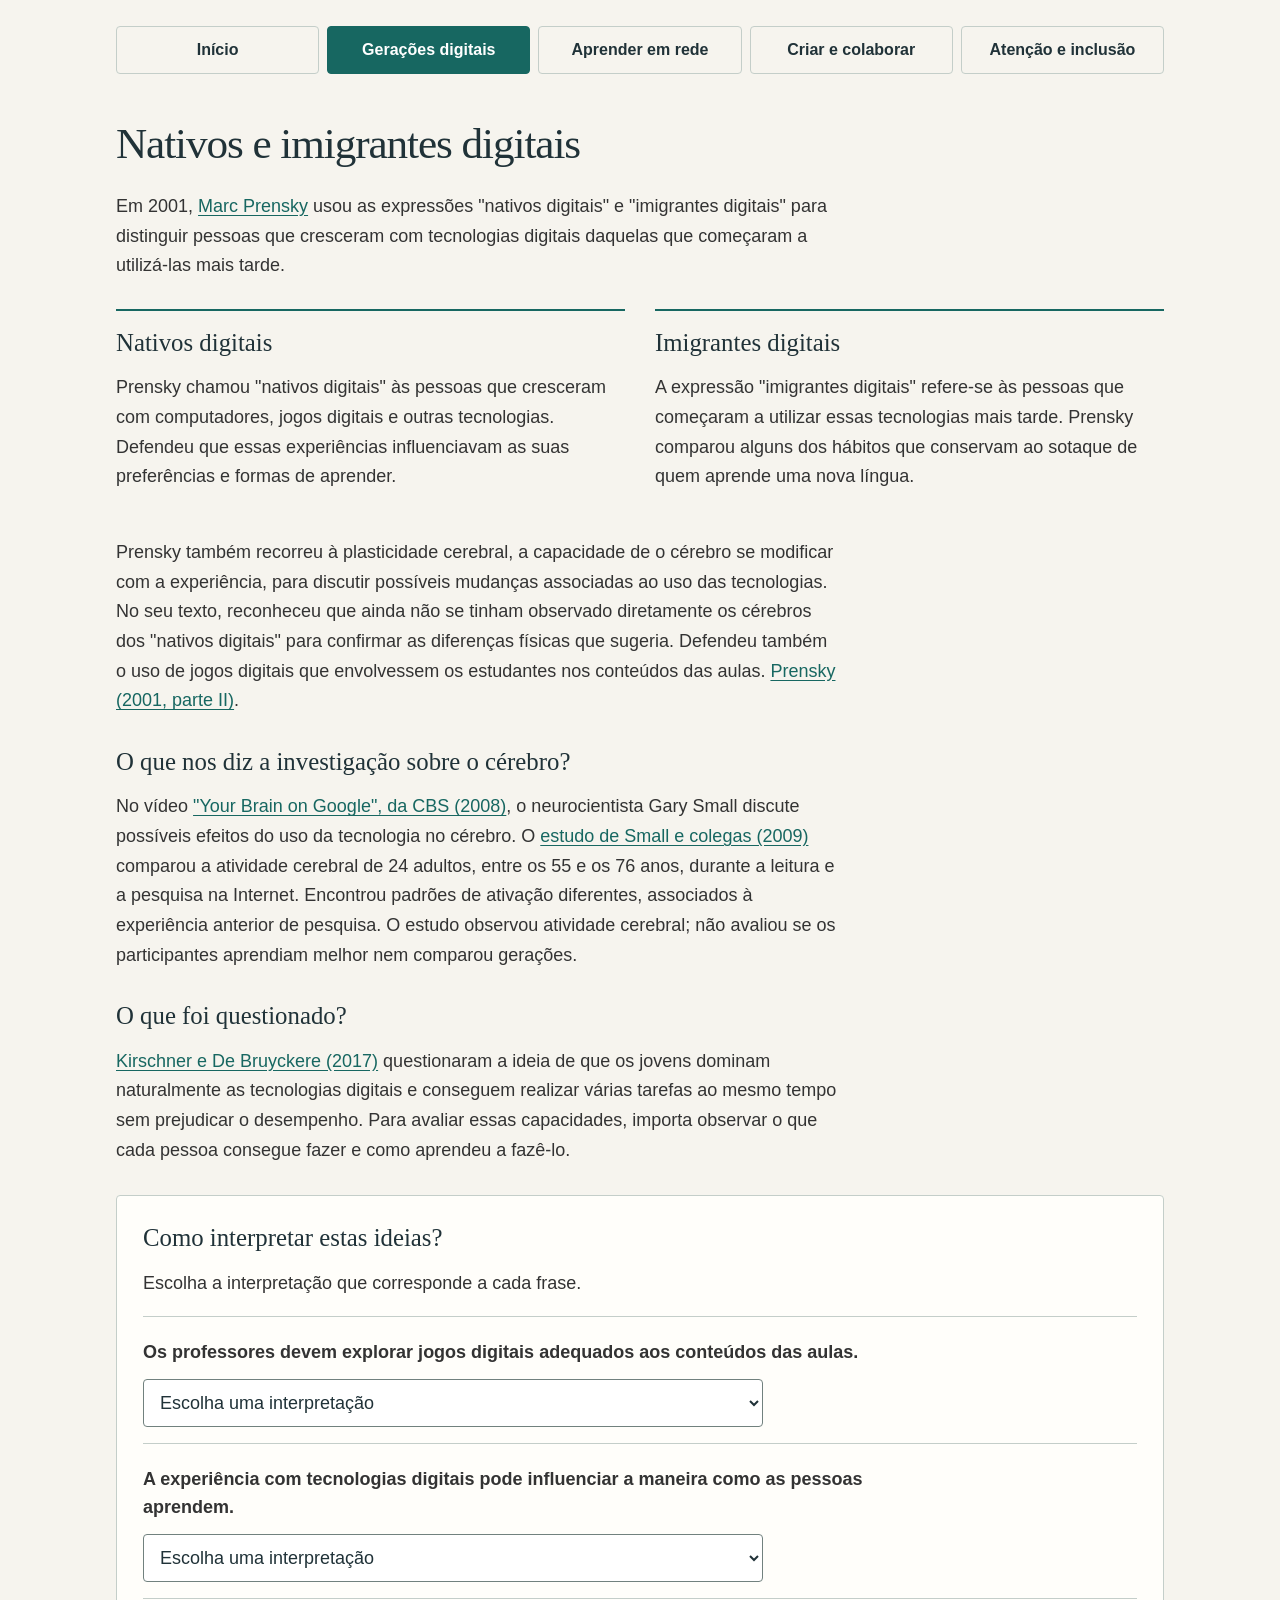
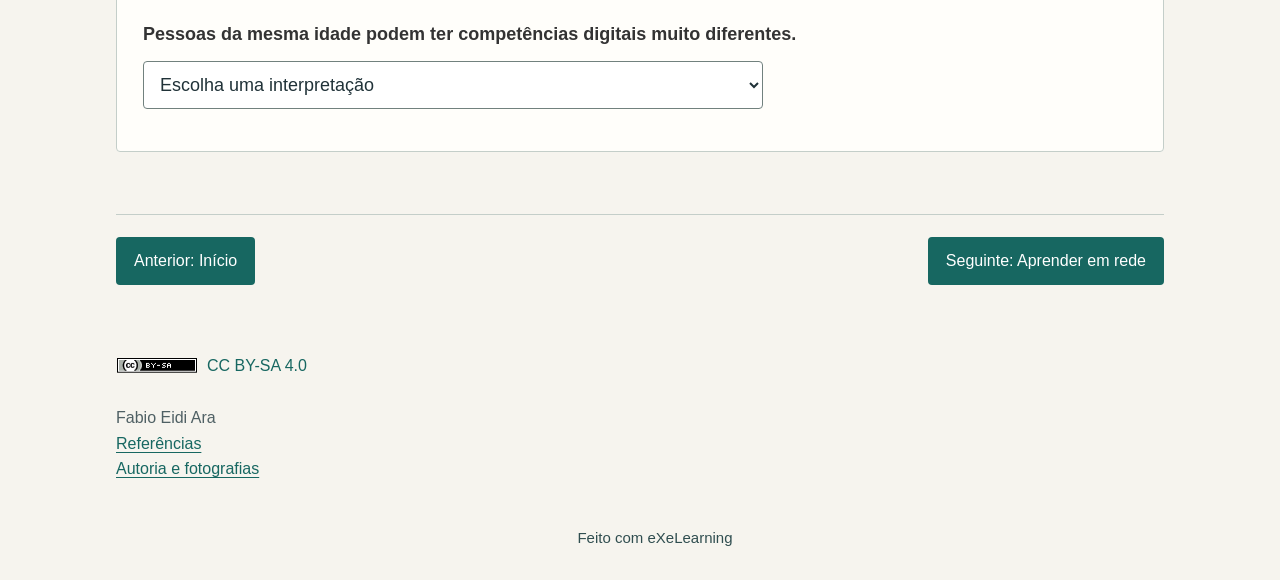
<file: website/html/geracoes-digitais.html>
<!DOCTYPE html>
<html lang="pt" id="exe-20261023140000P00002">
<head>
<meta charset="utf-8">
<meta name="generator" content="eXeLearning v4.0.5">
<meta name="viewport" content="width=device-width, initial-scale=1">
<link rel="license" type="text/html" href="https://creativecommons.org/licenses/by-sa/4.0/">
<title>Gerações digitais | Como aprendemos com a tecnologia?</title>
<link rel="icon" type="image/x-icon" href="../libs/favicon.ico">
<meta name="description" content="Recurso sobre nativos e imigrantes digitais, conectivismo e seis práticas educativas. ELFD 2026/2027, METD, IE, Universidade de Lisboa.">
<script>document.querySelector("html").classList.add("js");</script><script src="../libs/jquery/jquery.min.js"> </script><script src="../libs/common_i18n.js"> </script><script src="../libs/common.js"> </script><script src="../libs/exe_export.js"> </script><script src="../libs/bootstrap/bootstrap.bundle.min.js"> </script><link rel="stylesheet" href="../libs/bootstrap/bootstrap.min.css">
<script src="../idevices/text/text.js"></script><link rel="stylesheet" href="../idevices/text/text.css">
<link rel="stylesheet" href="../content/css/base.css"><script src="../theme/style.js"> </script><link rel="stylesheet" href="../theme/style.css">
<style id="red-editorial">
/* Estilo editorial sobre a estrutura e os componentes do eXeLearning. */
:root{--paper:#f6f4ee;--ink:#203238;--muted:#4f6064;--line:#c4cec9;--accent:#a83e25;--teal:#176761;--light:#fffefa;--wash:#e8efea}
html{scroll-behavior:smooth}
body.exe-export{background:var(--paper)!important;color:var(--ink)!important;font-family:Arial,Helvetica,sans-serif!important;font-size:18px;line-height:1.65;margin:0}
body.exe-export .exe-content{display:block!important;max-width:1120px!important;margin:0 auto!important;padding:0 36px!important;background:transparent!important;box-shadow:none!important;min-height:100vh}
body.exe-export #sidebar-nav,body.exe-export #sidebar-nav.fixed{position:static!important;inset:auto!important;width:100%!important;max-width:none!important;height:auto!important;float:none!important;display:block!important;transform:none!important}
body.exe-export #siteNav{position:static!important;float:none!important;width:auto!important;max-width:none!important;min-width:0!important;margin:0!important;padding:26px 0!important;background:transparent!important;border:0!important;display:block!important;transform:none!important;box-shadow:none!important}
body.exe-export #siteNav:before,body.exe-export #siteNav a:before{display:none!important}
body.exe-export #siteNav ul{display:flex!important;gap:8px!important;padding:0!important;margin:0!important;list-style:none!important}
body.exe-export #siteNav li{flex:1!important;margin:0!important;padding:0!important;border:0!important;list-style:none!important;background:none!important}
body.exe-export #siteNav a{display:flex!important;align-items:center;justify-content:center;min-height:48px;padding:12px 10px!important;border:1px solid var(--line)!important;background:transparent!important;color:var(--ink)!important;text-decoration:none!important;font-size:16px!important;font-weight:600;line-height:1.35;border-radius:4px!important;height:100%;box-sizing:border-box;box-shadow:none!important;text-align:center}
body.exe-export #siteNav a.active{background:var(--teal)!important;color:white!important;border-color:var(--teal)!important}
body.exe-export #siteNav a:hover{border-color:var(--teal)!important}
body.exe-export #siteNavToggler,body.exe-export .main-header,body.exe-export .box-head,body.exe-export #header,body.exe-export .page-navigation{display:none!important}
body.exe-export main.page{width:100%!important;max-width:none!important;margin:0!important;padding:18px 0 0!important;background:transparent!important;border:0!important}
body.exe-export .page-content{padding:0!important;margin:0!important}
body.exe-export article.box{background:transparent!important;border:0!important;box-shadow:none!important;margin:0 0 28px!important;padding:0!important;border-radius:0!important}
body.exe-export .box-content{padding:0!important;margin:0!important;border:0!important;background:transparent!important;display:block!important}
body.exe-export .exe-text-template,body.exe-export .textIdeviceContent,body.exe-export .exe-text-activity{margin:0!important;padding:0!important}
.red h1{font-family:Georgia,'Times New Roman',serif;font-size:clamp(2rem,3.6vw,2.7rem);font-weight:400;line-height:1.2;letter-spacing:-.025em;margin:0 0 22px;color:var(--ink);max-width:28ch}
.red h2,.exe-export .FormViewContainer h2{font-family:Georgia,'Times New Roman',serif;font-size:1.55rem;line-height:1.3;font-weight:400;color:var(--ink);margin:30px 0 14px}
.red h3,.exe-export .form-feedback-message h3{font-size:1.12rem;line-height:1.4;margin:0 0 10px;color:var(--ink);font-weight:700}
.red p,.exe-export .form-feedback-message p{margin:0 0 18px;max-width:72ch}
.red .lead{font-size:1.17rem;line-height:1.55;max-width:65ch;margin-bottom:28px}
.red a,.exe-export #siteFooter a{color:var(--teal);text-decoration:underline;text-underline-offset:3px;overflow-wrap:anywhere}
.red a:hover{color:var(--accent)}
.red .hero-grid{display:grid;grid-template-columns:1.15fr 1fr;gap:32px;align-items:start;margin:0}
.red figure{margin:0}
.red .archive-figure img{display:block;width:100%;height:auto;border-radius:3px}
.red figcaption{font-size:16px;line-height:1.55;color:var(--muted);padding:12px 0 0}
.red .concept-pair{display:grid;grid-template-columns:1fr 1fr;gap:30px;margin:28px 0}
.red .concept-pair section{border-top:2px solid var(--teal)}
.red .concept-pair h2{margin-top:16px}
.red .interaction,.exe-export .exe-form-container{background:var(--light);border:1px solid var(--line);border-radius:4px;padding:26px;margin:30px 0}
.exe-export .exe-form-container{margin:0!important}
.red .interaction>h2:first-child,.red.interaction>h2:first-child,.exe-export .FormViewContainer h2:first-child{margin-top:0}
.red .classification-item{padding:22px 0 4px;border-top:1px solid var(--line)}
.red label{display:block;font-weight:600;line-height:1.55;margin-bottom:12px;max-width:72ch}
.red select{display:block;width:100%;max-width:620px;padding:12px;border:1px solid #71817e;border-radius:4px;font:inherit;background:white;color:var(--ink);min-height:48px;margin:0 0 12px}
.red button,.exe-export .btn,.exe-export input[type=button],.exe-export .feedbacktooglebutton{font:inherit!important;font-size:17px!important;font-weight:600!important;background:var(--teal)!important;color:#fff!important;border:1px solid var(--teal)!important;border-radius:4px!important;padding:12px 18px!important;min-height:48px;cursor:pointer;line-height:1.4!important;box-shadow:none!important;white-space:normal!important;max-width:100%}
.red button:hover,.exe-export input[type=button]:hover{background:#114d49!important}
.red .feedback,.exe-export .form-feedback-message,.exe-export .feedback.js-feedback{border:0!important;border-left:3px solid var(--teal)!important;background:var(--wash)!important;color:var(--ink)!important;padding:18px 20px!important;font-size:17px;line-height:1.65;margin:18px 0!important;border-radius:0!important}
.red .feedback p:last-child,.exe-export .form-feedback-message p:last-child{margin-bottom:0}
[hidden]{display:none!important}
.red .network{position:relative;height:360px;margin:22px 0 8px}
.red .network svg{position:absolute;width:100%;height:100%;inset:0;overflow:visible;pointer-events:none}
.red .network path{fill:none;stroke:#c4cec9;stroke-width:1.5}
.red .network path.selected{stroke:var(--teal);stroke-width:2}
.red .node{position:absolute!important;transform:translate(-50%,-50%);text-align:center;border-radius:4px!important;line-height:1.35!important;width:190px;min-height:76px!important;padding:12px 10px!important;border:1px solid #7c9590!important;color:var(--ink)!important;background:var(--light)!important;font-size:17px!important;box-sizing:border-box}
.red .node span{display:block}
.red .node .selection-mark{font-size:15px;font-weight:400}
.red .node[aria-pressed=true]{background:var(--teal)!important;color:white!important;border-color:var(--teal)!important;box-shadow:0 0 0 2px var(--teal)!important}
.red .node:hover{border-color:var(--ink)!important}
.red .node.student{left:50%;top:48.5%;background:var(--ink)!important;color:white!important;border:0!important;width:220px;font-weight:600}
.red .node.student span{font-size:15px;font-weight:400;margin-top:6px}
.red .node.professor{left:17.2%;top:18%}
.red .node.colegas{left:82.8%;top:18%}
.red .node.artigo{left:17.2%;top:73.5%}
.red .node.base{left:82.8%;top:73.5%}
.red .node.comunidade{left:50%;top:87.5%}
.red .selection-count{font-size:17px;margin:10px 0}
.red .limit-message{font-size:17px;color:#87351e;margin:0 0 16px}
.red .limit-message:empty{display:none}
.red .source-explanations section{border-top:1px solid var(--line);padding:22px 0 4px}
.red .source-explanations{margin-bottom:16px}
.red .practice{border-top:1px solid var(--line);padding:22px 0 4px}
.red .practice h2{margin-top:0}
.red .final-case{border-top:1px solid var(--line);padding-top:2px;margin-top:22px}
.exe-export .FRMP-PREVIEW{margin:0!important;padding:0!important;list-style:none!important}
.exe-export .FormView_question{border:0!important;margin:0!important;padding:0!important;background:transparent!important;list-style:none!important}
.exe-export .FormViewContainer{padding:0!important;background:transparent!important}
.exe-export .FormView_question [id^=questionTopBar],.exe-export .form-question-separator,.exe-export .form-results-container,.exe-export .FRMP-GameScoreBoard,.exe-export .FRMP-GetScore{display:none!important}
.exe-export .FormView_question[draggable]{cursor:auto!important}
.exe-export .FormViewContainer_selection>div{margin-bottom:8px}
.exe-export .FormViewContainer_selection label{font-size:18px!important;font-weight:400;line-height:1.55!important;cursor:pointer;color:var(--ink)!important}
.exe-export .button-response-form{display:flex!important;align-items:flex-start!important;gap:12px!important;padding:9px 0!important;min-height:44px}
.exe-export .button-response-form input[type=checkbox],.exe-export .button-response-form input[type=radio]{margin:5px 0 0!important}
.exe-export .button-response-form label{display:block!important;flex:1;margin:0!important}
.exe-export input[type=checkbox],.exe-export input[type=radio]{width:20px!important;height:20px!important;accent-color:var(--teal);vertical-align:middle;flex-shrink:0}
.exe-export .form-buttons-container{margin-top:20px;display:flex;gap:12px;flex-wrap:wrap}
.exe-export .form-feedback-message:before{display:none!important}
.exe-export .form-feedback-message h3{margin:20px 0 10px!important}
.exe-export .form-feedback-message p{margin:0 0 18px!important}
.exe-export .feedback-button{margin:0 0 20px}
.exe-export .nav-buttons{position:static!important;display:flex!important;justify-content:space-between!important;gap:16px!important;margin:32px 0 24px!important;padding:22px 0 0!important;border-top:1px solid var(--line)!important;width:auto!important}
.exe-export .nav-buttons .nav-button{position:static!important;display:inline-flex!important;float:none!important;width:auto!important;height:auto!important;min-height:48px!important;min-width:0!important;align-items:center;justify-content:center;padding:12px 18px!important;background:var(--teal)!important;color:white!important;border-radius:4px!important;font-size:16px!important;line-height:1.4!important;text-decoration:none!important}
.exe-export .nav-buttons .nav-button span{position:static!important;clip:auto!important;width:auto!important;height:auto!important;overflow:visible!important;text-indent:0!important;background:none!important;color:white!important;display:inline!important}
.exe-export .nav-buttons .nav-button[aria-hidden=true]{visibility:hidden!important}
.exe-export .nav-button:before,.exe-export .nav-button:after{display:none!important}
.exe-export #siteFooter{position:static!important;background:transparent!important;color:var(--muted)!important;font-size:16px;line-height:1.6;margin:0!important;padding:12px 0 22px!important;border:0!important;width:auto!important}
.exe-export #siteFooterContent,.exe-export #siteUserFooter{margin:0!important;padding:0!important}
.exe-export #siteFooter .license,.exe-export #siteFooter .license a{font-size:16px!important}
.exe-export #made-with-eXe{position:static!important;font-size:15px;text-align:center;background:transparent!important;margin:0!important;padding:0 15px 25px!important}
.exe-export #made-with-eXe a{background:none!important;color:var(--muted)!important;padding:0!important;display:inline!important}
.exe-export #made-with-eXe a:before{display:none!important}
.exe-export #made-with-eXe a,.exe-export #made-with-eXe span{font-size:15px!important;box-shadow:none!important}
.red .references,.red .credits{border-top:1px solid var(--line);margin-top:30px;padding-top:4px;scroll-margin-top:20px}
.red .references p,.red .credits p{font-size:16px;line-height:1.65;margin-bottom:18px}
body.exe-export :focus-visible{outline:3px solid var(--accent)!important;outline-offset:4px!important;box-shadow:0 0 0 7px var(--paper)!important}
body.exe-export #skipNav{position:absolute;left:-10000px;top:0}
body.exe-export #skipNav:focus{position:fixed!important;left:12px!important;top:10px!important;z-index:10000;background:white;padding:12px;clip:auto!important;width:auto!important;height:auto!important}
#made-with-eXe,#made-with-eXe a,#made-with-eXe span{color:#304e50!important;opacity:1!important}
@media(max-width:760px){
 body.exe-export .exe-content{padding:0 20px!important}
 body.exe-export #siteNav ul{flex-wrap:wrap!important}
 body.exe-export #siteNav li{flex:1 1 28%!important}
 body.exe-export #siteNav a{font-size:16px!important;padding:10px 7px!important}
 body.exe-export #siteNav{padding:20px 0!important}
 body.exe-export main.page{padding-top:12px!important}
 .red .hero-grid,.red .concept-pair{grid-template-columns:1fr;gap:18px}
 .red .hero-grid{max-width:72ch}
 .red .archive-figure{max-width:480px}
 .red .interaction,.exe-export .exe-form-container{padding:22px 18px}
 .red .network{height:auto;display:grid;grid-template-columns:1fr 1fr;gap:14px;margin:22px 0}
 .red .network svg{display:none}
 .red .node{position:static!important;transform:none;width:100%!important;min-height:90px!important;font-size:16px!important;padding:12px 8px!important}
 .red .node.student{grid-column:1/-1;min-height:75px!important}
 .red .node.comunidade{grid-column:1/-1}
 .exe-export .nav-buttons .nav-button{font-size:16px!important;padding:12px!important;flex:1;max-width:50%;overflow-wrap:anywhere}
 .red select{font-size:17px}
}
@media(max-width:360px){body.exe-export .exe-content{padding:0 14px!important}.red .interaction,.exe-export .exe-form-container{padding:20px 14px}.red .network{grid-template-columns:1fr}.red .node.student,.red .node.comunidade{grid-column:auto}}
@media(prefers-reduced-motion:reduce){html{scroll-behavior:auto}*,*:before,*:after{animation:none!important;transition:none!important}}
@media print{#siteNav,.nav-buttons,#made-with-eXe,button,input[type=button],select{display:none!important}.exe-content{padding:0!important}.red h1{font-size:26pt}.red .hero-grid{display:block}.red .archive-figure{max-width:360px}}

</style>
<script>
/* Complementos dos iDevices nativos. As escolhas ficam apenas nesta sessão do navegador. */
(() => {
  'use strict';
  const get = key => { try { return JSON.parse(sessionStorage.getItem('red-revisao2-' + key)); } catch { return null; } };
  const put = (key, value) => { try { sessionStorage.setItem('red-revisao2-' + key, JSON.stringify(value)); } catch {} };
  function init() {
    document.documentElement.lang = 'pt-PT';
    const skip = document.getElementById('skipNav');
    if (skip) skip.textContent = 'Ir para o conteúdo';
    const nav = document.getElementById('siteNav');
    const restoreNav = () => { if (nav?.inert) nav.inert = false; };
    if (nav) new MutationObserver(restoreNav).observe(nav, {attributes:true, attributeFilter:['inert']});
    window.addEventListener('load', restoreNav);
    restoreNav();
    nav?.setAttribute('aria-label', 'Páginas do recurso');
    document.querySelector('#siteNav a.active')?.setAttribute('aria-current', 'page');
    const links = [...document.querySelectorAll('#siteNav a')];
    for (const [selector, prefix] of [['.nav-button-left', 'Anterior: '], ['.nav-button-right', 'Seguinte: ']]) {
      document.querySelectorAll(selector + ':not([aria-hidden="true"])').forEach(button => {
        const target = links.find(link => link.href === button.href);
        if (target) { button.textContent = prefix + target.textContent.trim(); button.setAttribute('aria-label', button.textContent); }
      });
    }
    const finalPage = links.at(-1);
    document.querySelectorAll('#siteFooter a[href="https://creativecommons.org/licenses/by-sa/4.0/"]').forEach(link => {
      link.textContent = 'CC BY-SA 4.0';
    });
    if (finalPage) document.querySelectorAll('[data-final-anchor]').forEach(link => {
      const target = new URL(finalPage.href);
      target.hash = link.dataset.finalAnchor;
      link.href = target.href;
    });
    const classifications = {
      a: {correct:'proposta', text:'É uma sugestão para o ensino. Prensky propôs usar jogos digitais para trabalhar os conteúdos das aulas. Ao escolher um jogo, o professor precisa de verificar se as tarefas ajudam os estudantes a compreender esse conteúdo.'},
      b: {correct:'hipotese', text:'É uma hipótese a investigar: sugere uma influência possível da experiência. Para a estudar, é necessário definir que experiências se comparam e observar como as pessoas aprendem. O argumento de Prensky sobre plasticidade cerebral não demonstrou as diferenças físicas que sugeria entre grupos.'},
      c: {correct:'critica', text:'É uma crítica à divisão por gerações. Kirschner e De Bruyckere questionaram a ideia de uma geração com capacidades digitais uniformes. Observar as tarefas que cada pessoa realiza permite conhecer diferenças que a idade não esclarece.'}
    };
    document.querySelectorAll('[data-classify]').forEach(select => {
      const item = classifications[select.dataset.classify];
      const feedback = document.getElementById('feedback-' + select.dataset.classify);
      const update = () => {
        feedback.hidden = !select.value;
        feedback.textContent = select.value ? (select.value === item.correct ? '' : 'Considere o que a frase faz: recomenda uma ação, propõe uma relação a estudar ou questiona uma generalização. ') + item.text : '';
        put('class-' + select.dataset.classify, select.value);
      };
      const saved = get('class-' + select.dataset.classify);
      if ([...select.options].some(option => option.value === saved)) select.value = saved;
      update();
      select.addEventListener('change', update);
    });
    if (document.querySelector('.network')) {
      const order = ['professor', 'colegas', 'artigo', 'base', 'comunidade'];
      const saved = get('network');
      const selected = new Set((Array.isArray(saved) ? saved : []).filter(key => order.includes(key)).slice(0, 3));
      let compared = false;
      const feedback = document.getElementById('network-feedback');
      const limit = document.getElementById('network-limit');
      const comparisons = {
        'professor|colegas|artigo': [
          'O professor ajuda a definir o que se pretende aprender, os colegas descrevem as suas experiências e o artigo permite examinar como uma investigação avaliou a aprendizagem. Compare o conteúdo estudado, as atividades realizadas e a forma de avaliar a compreensão.',
          'A seguir, procure outra pesquisa sobre a mesma pergunta e verifique se os seus resultados se aplicam às condições descritas pelos colegas.'
        ],
        'professor|colegas|base': [
          'O professor ajuda a formular a pergunta, os colegas identificam dificuldades concretas e a base de dados permite procurar pesquisas sobre essas dificuldades. Os relatos ajudam a escolher palavras e situações relevantes para a pesquisa.',
          'Selecione um artigo encontrado na base. Leia o que foi comparado e como se avaliou a aprendizagem antes de decidir quando usar texto ou vídeo.'
        ],
        'professor|colegas|comunidade': [
          'O professor relaciona os materiais com os objetivos, os colegas descrevem o estudo e a comunidade acrescenta experiências de outras aulas. Confronte as condições em que cada relato ocorreu: o conteúdo, a tarefa e a forma de acompanhar a compreensão.',
          'Procure agora uma investigação sobre uma das situações relatadas. Compare os seus resultados com as observações do grupo.'
        ],
        'professor|artigo|base': [
          'O professor ajuda a definir uma tarefa de aprendizagem, o artigo apresenta um estudo e a base permite encontrar pesquisas que o confirmem, completem ou questionem. Compare os métodos e os resultados dos trabalhos encontrados.',
          'Converse também com estudantes sobre as suas condições de acesso e dificuldades. Use essa informação para planear uma atividade que permita observar o que compreenderam.'
        ],
        'professor|artigo|comunidade': [
          'O professor ajuda a escolher o que avaliar, o artigo mostra como uma pesquisa o investigou e a comunidade apresenta experiências de aplicação. Compare a atividade do estudo com as tarefas descritas pelos profissionais.',
          'Procure outras pesquisas e verifique as condições de acesso do grupo. Depois, experimente um material com uma tarefa de compreensão adequada ao objetivo.'
        ],
        'professor|base|comunidade': [
          'O professor ajuda a formular o objetivo, a comunidade apresenta situações de ensino e a base permite localizar investigações relacionadas. Os relatos podem tornar a pergunta de pesquisa mais precisa.',
          'Escolha uma investigação e leia quem participou e como se avaliou a aprendizagem. Confronte esses elementos com as condições das aulas relatadas.'
        ],
        'colegas|artigo|base': [
          'Os colegas descrevem experiências, o artigo permite examinar uma investigação e a base ajuda a encontrar outros trabalhos. Compare as dificuldades relatadas com as tarefas e os participantes de cada estudo.',
          'Peça ao professor que ajude a relacionar o que encontrou com o objetivo de aprendizagem. Definam uma tarefa comum para comparar a compreensão após o texto e o vídeo.'
        ],
        'colegas|artigo|comunidade': [
          'Os colegas e a comunidade trazem experiências de contextos diferentes. O artigo permite confrontar esses relatos com uma investigação. Examine se estudavam conteúdos semelhantes e como acompanharam a aprendizagem.',
          'Pesquise outros estudos sobre a pergunta que ficou em aberto. Registe a data, o contexto e os resultados que justificariam rever a escolha dos materiais.'
        ],
        'colegas|base|comunidade': [
          'Os colegas e a comunidade ajudam a identificar dificuldades e possibilidades de uso. A base de dados permite procurar pesquisas sobre essas situações, em vez de decidir apenas pela frequência dos relatos.',
          'Leia um estudo encontrado e examine como foi avaliada a compreensão. Discuta com o grupo se essa avaliação corresponde ao que pretende aprender.'
        ],
        'artigo|base|comunidade': [
          'O artigo apresenta uma investigação, a base permite acompanhar outras pesquisas e a comunidade acrescenta experiências de aplicação. Compare os resultados publicados com as condições das atividades relatadas.',
          'Escute os estudantes e peça orientação ao professor para definir uma tarefa de compreensão. Use-a para acompanhar o que aprendem com os materiais e rever a decisão.'
        ]
      };
      const compare = () => {
        feedback.hidden = false;
        feedback.replaceChildren();
        const paragraphs = selected.size === 3
          ? comparisons[order.filter(key => selected.has(key)).join('|')]
          : ['Escolha três fontes para comparar as suas contribuições.'];
        for (const text of paragraphs) { const p = document.createElement('p'); p.textContent = text; feedback.append(p); }
      };
      const sync = () => {
        document.querySelectorAll('[data-node]').forEach(button => {
          const on = selected.has(button.dataset.node);
          button.setAttribute('aria-pressed', String(on));
          button.querySelector('.selection-mark').textContent = on ? '✓ Selecionada' : '';
          document.querySelector('[data-edge="' + button.dataset.node + '"]')?.classList.toggle('selected', on);
        });
        document.querySelectorAll('[data-source-note]').forEach(note => { note.hidden = !selected.has(note.dataset.sourceNote); });
        document.getElementById('network-count').textContent = selected.size + ' de 3 fontes escolhidas';
        put('network', order.filter(key => selected.has(key)));
        if (compared) compare();
      };
      document.querySelectorAll('[data-node]').forEach(button => button.addEventListener('click', () => {
        const key = button.dataset.node;
        if (selected.has(key)) selected.delete(key);
        else if (selected.size === 3) {
          limit.textContent = 'Já escolheu três fontes. Retire uma para acrescentar outra.';
          return;
        } else selected.add(key);
        limit.textContent = '';
        sync();
      }));
      document.getElementById('evaluate-network').addEventListener('click', () => { compared = true; compare(); });
      sync();
    }
    function enhanceForms() {
      document.querySelectorAll('.FormView_question').forEach((question, i) => {
        question.removeAttribute('draggable');
        question.removeAttribute('role');
        question.removeAttribute('aria-labelledby');
        const base = question.querySelector('.FormViewContainer');
        const heading = base?.querySelector('h2, p');
        if (heading) {
          heading.id ||= 'pergunta-' + i;
          base.setAttribute('role', 'group');
          base.setAttribute('aria-labelledby', heading.id);
        }
      });
      document.querySelectorAll('.FormViewContainer_selection [title], .FormView_question .help-icon[title]').forEach(e => e.setAttribute('title', 'Seleção com várias respostas possíveis'));
      document.querySelectorAll('.form-feedback-message, .feedback.js-feedback').forEach(f => { f.setAttribute('role', 'status'); f.setAttribute('aria-live', 'polite'); });
    }
    new MutationObserver(enhanceForms).observe(document.querySelector('.page-content') || document.body, {childList:true, subtree:true});
    enhanceForms();
  }
  if (document.readyState === 'loading') document.addEventListener('DOMContentLoaded', init);
  else init();
})();

</script>
</head>
<body class="exe-export exe-web-site">
<script>document.body.className+=" js"</script>
<div class="exe-content exe-export pre-js siteNav-hidden"><a href="#20261023140000P00002" id="skipNav">Skip to content</a> <nav id="siteNav">
<ul>
<li> <a href="../index.html" class="main-node no-ch">Início</a>
</li>
<li class="active"> <a href="../html/geracoes-digitais.html" class="active no-ch">Gerações digitais</a>
</li>
<li> <a href="../html/aprender-em-rede.html" class="no-ch">Aprender em rede</a>
</li>
<li> <a href="../html/criar-e-colaborar.html" class="no-ch">Criar e colaborar</a>
</li>
<li> <a href="../html/atencao-e-inclusao.html" class="no-ch">Atenção e inclusão</a>
</li>
</ul>
</nav><main id="20261023140000P00002" class="page"> 
<header class="main-header">
<div class="package-header"><p class="package-title">Como aprendemos com a tecnologia?</p></div>
<div class="page-header"><h1 class="page-title sr-av">Gerações digitais</h1></div>
</header><div id="page-content-20261023140000P00002" class="page-content">
<article id="20261023140000B00003" class="box red-block">
<header class="box-head no-icon">
<h1 class="box-title">Nativos e imigrantes digitais</h1>
</header>
<div class="box-content">
<div id="20261023140000I00003" class="idevice_node text" data-idevice-path="../idevices/text/" data-idevice-type="text" data-idevice-component-type="json" data-idevice-json-data="{&quot;ideviceId&quot;:&quot;20261023140000I00003&quot;}">
<div class="exe-text-template"><div class="textIdeviceContent"><div class="exe-text-activity"><div class="red">
  <h1>Nativos e imigrantes digitais</h1>
  <p>Em 2001, <a href="https://doi.org/10.1108/10748120110424843">Marc Prensky</a> usou as expressões "nativos digitais" e "imigrantes digitais" para distinguir pessoas que cresceram com tecnologias digitais daquelas que começaram a utilizá-las mais tarde.</p>
  <div class="concept-pair">
    <section>
      <h2>Nativos digitais</h2>
      <p>Prensky chamou "nativos digitais" às pessoas que cresceram com computadores, jogos digitais e outras tecnologias. Defendeu que essas experiências influenciavam as suas preferências e formas de aprender.</p>
    </section>
    <section>
      <h2>Imigrantes digitais</h2>
      <p>A expressão "imigrantes digitais" refere-se às pessoas que começaram a utilizar essas tecnologias mais tarde. Prensky comparou alguns dos hábitos que conservam ao sotaque de quem aprende uma nova língua.</p>
    </section>
  </div>
  <p>Prensky também recorreu à plasticidade cerebral, a capacidade de o cérebro se modificar com a experiência, para discutir possíveis mudanças associadas ao uso das tecnologias. No seu texto, reconheceu que ainda não se tinham observado diretamente os cérebros dos "nativos digitais" para confirmar as diferenças físicas que sugeria. Defendeu também o uso de jogos digitais que envolvessem os estudantes nos conteúdos das aulas. <a href="https://cyberlearn.hes-so.ch/pluginfile.php/437878/mod_resource/content/0/prensky_-_digital_natives_digital_immigrants_-_part2.pdf">Prensky (2001, parte II)</a>.</p>
  <h2>O que nos diz a investigação sobre o cérebro?</h2>
  <p>No vídeo <a href="https://www.youtube.com/watch?v=NhLnoZFCDBM">"Your Brain on Google", da CBS (2008)</a>, o neurocientista Gary Small discute possíveis efeitos do uso da tecnologia no cérebro. O <a href="https://doi.org/10.1097/JGP.0b013e3181953a02">estudo de Small e colegas (2009)</a> comparou a atividade cerebral de 24 adultos, entre os 55 e os 76 anos, durante a leitura e a pesquisa na Internet. Encontrou padrões de ativação diferentes, associados à experiência anterior de pesquisa. O estudo observou atividade cerebral; não avaliou se os participantes aprendiam melhor nem comparou gerações.</p>
  <h2>O que foi questionado?</h2>
  <p><a href="https://doi.org/10.1016/j.tate.2017.06.001">Kirschner e De Bruyckere (2017)</a> questionaram a ideia de que os jovens dominam naturalmente as tecnologias digitais e conseguem realizar várias tarefas ao mesmo tempo sem prejudicar o desempenho. Para avaliar essas capacidades, importa observar o que cada pessoa consegue fazer e como aprendeu a fazê-lo.</p>
  <section class="interaction" aria-labelledby="class-title">
    <h2 id="class-title">Como interpretar estas ideias?</h2>
    <p>Escolha a interpretação que corresponde a cada frase.</p>
    <div class="classification-item">
      <label for="class-a">Os professores devem explorar jogos digitais adequados aos conteúdos das aulas.</label>
      <select id="class-a" data-classify="a" aria-describedby="feedback-a">
        <option value="">Escolha uma interpretação</option>
        <option value="proposta">Sugestão para o ensino</option>
        <option value="hipotese">Hipótese a investigar</option>
        <option value="critica">Crítica à divisão por gerações</option>
      </select>
      <div id="feedback-a" class="feedback" role="status" hidden></div>
    </div>
    <div class="classification-item">
      <label for="class-b">A experiência com tecnologias digitais pode influenciar a maneira como as pessoas aprendem.</label>
      <select id="class-b" data-classify="b" aria-describedby="feedback-b">
        <option value="">Escolha uma interpretação</option>
        <option value="proposta">Sugestão para o ensino</option>
        <option value="hipotese">Hipótese a investigar</option>
        <option value="critica">Crítica à divisão por gerações</option>
      </select>
      <div id="feedback-b" class="feedback" role="status" hidden></div>
    </div>
    <div class="classification-item">
      <label for="class-c">Pessoas da mesma idade podem ter competências digitais muito diferentes.</label>
      <select id="class-c" data-classify="c" aria-describedby="feedback-c">
        <option value="">Escolha uma interpretação</option>
        <option value="proposta">Sugestão para o ensino</option>
        <option value="hipotese">Hipótese a investigar</option>
        <option value="critica">Crítica à divisão por gerações</option>
      </select>
      <div id="feedback-c" class="feedback" role="status" hidden></div>
    </div>
  </section>
</div>
</div></div></div>
</div>
</div>
</article>
</div></main><div class="nav-buttons">
<a href="../index.html" title="Anterior" class="nav-button nav-button-left"><span>Anterior</span></a>
<a href="../html/aprender-em-rede.html" title="Próximo" class="nav-button nav-button-right"><span>Próximo</span></a>
</div>
<footer id="siteFooter"><div id="siteFooterContent"> <div id="packageLicense" class="cc cc-by-sa"> <p> <span class="license-label">Licença: </span><a href="https://creativecommons.org/licenses/by-sa/4.0/" class="license">Creative Commons: Atribuição - Compartilhar Iguais 4.0</a></p>
</div>
<div id="siteUserFooter"> <div><p>Fabio Eidi Ara<br><a href="#referencias" data-final-anchor="referencias">Referências</a><br><a href="#autoria-fotografias" data-final-anchor="autoria-fotografias">Autoria e fotografias</a></p></div>
</div></div></footer>
</div>
<p id="made-with-eXe"> <a href="https://exelearning.net/" target="_blank" rel="noopener"> <span>Feito com eXeLearning <span>(Nova janela)</span></span></a></p>
</body>
</html>
</file>
<file: website/idevices/text/text.css>
/* Text iDevice (export CSS) */
.exe-text-activity > div {
    display: flow-root;
}

.exe-text-activity div.inline {
    display: flex;
}

.exe-text-activity div.inline dt {
    margin: 0 0 0 auto;
}

.exe-text-activity div.inline dd {
    margin-left: 10px;
}

.idevice_node.text .iDevice_buttons.feedback-button {
    margin-bottom: 1em;
}
</file>
<file: website/idevices/form/form.css>
/* Form iDevice (export CSS) */

.form-IDevice .inline {
    display: flex;
    justify-content: flex-start;
    align-items: center;
}

.true-false-radio-buttons-container,
.button-response-form {
    margin-top: 0.8em;
}

.form-IDevice .QuestionLabel_actionButton {
    display: none;
}

.form-IDevice .form-instructions {
    margin-top: .5em;
    overflow: auto;
}

.form-IDevice .form-buttons-container {
    margin-top: 10px;
    padding-top: 20px;
    padding-bottom: 20px;
    display: flex;
    justify-content: flex-start;
    align-items: center;
    gap: 0.6em;
}

.form-IDevice .form-results-container {
    padding: 5px 60px 5px;
    justify-content: center;
    flex-direction: row;
    align-items: center;
    flex-wrap: wrap;
    gap: 0.5em;
    font-size: 18px;
}

.form-IDevice ul.FRMP-PREVIEW {
    min-height: 50px;
    list-style-type: none;
    padding: 0;
    margin: 0;
}

.form-IDevice ul.FRMP-PREVIEW>li {
    padding: 0;
    margin: .5em 0;
}



.form-IDevice ul.FRMP-PREVIEW .FormView_question {
    padding: .5em 0;
    overflow: auto;
    clear: both;
}

.form-IDevice ul.FRMP-PREVIEW .FormView_question::after {
    content: "";
    display: table;
    clear: both;
}

.form-IDevice ul.FRMP-PREVIEW .FormView_question .activity-title {
    display: none;
}

.form-IDevice ul.FRMP-PREVIEW .FormView_question:nth-child(even) {
    background: none;
}

.form-IDevice .FormViewContainer {
    overflow: auto;
    clear: both;
}

.form-IDevice .FormViewContainer::after {
    content: "";
    display: table;
    clear: both;
}

.form-IDevice .FormViewContainer>div[title] {
    overflow: auto;
    clear: both;
}

.form-IDevice .FormViewContainer>div[title]::after {
    content: "";
    display: table;
    clear: both;
}

.FormView_question .selection-buttons-container input[type="radio"],
.FormView_question .selection-buttons-container input[type="checkbox"],
.form-IDevice ul.FRMP-PREVIEW .FormView_question input[type="radio"],
.form-IDevice ul.FRMP-PREVIEW .FormView_question input[type="checkbox"] {
    margin-right: 4px !important;
}

.form-IDevice ul.FRMP-PREVIEW {
    gap: var(--margin-s);
    display: flex;
    flex-direction: column;
}

.form-IDevice ul.FRMP-PREVIEW>li {
    padding: var(--margin-m);
    border-radius: var(--radius);
    color: var(--body-text-color);
}

.form-IDevice ul.FRMP-PREVIEW>li div[class*="QuestionLabel"] {
    border-radius: 50%;
}

.form-IDevice ul.FRMP-PREVIEW>li p {
    margin-block: var(--margin-s);
}

.form-IDevice .score-text {
    width: -webkit-fill-available;
    text-align: center;
    padding: 5px;
}

.form-IDevice .score-text.pass-test {
    color: green;
}

.form-IDevice .score-text.fail-test {
    color: red
}

.form-IDevice .score-text.number-score {
    padding: 15 0 10px 0;
}

.form-IDevice .score-text.number-score-alone {
    border-radius: var(--radius);
    padding: 15px 0px;
    margin-top: 10px;
    background-color: var(--verde-cl);
}

.form-IDevice .score-text.phrase-score {
    font-weight: 450;
    padding: 0;
}

.form-IDevice .true-false-radio-buttons-container label {
    margin-right: 20px;
}

.form-IDevice .inline-icon {
    font-family: var(--icons-ff);
    font-size: 20px;
    color: rgba(90, 127, 12, 0.4);
    margin: 0 5px;
}

.form-IDevice .inline-icon:hover {
    color: var(--dark-exe-color);
}

.form-IDevice .inline-icon.help-icon {
    cursor: help;
    float: right;
}

.form-IDevice [id^="questionTopBar"] {
    overflow: auto;
    clear: both;
}

.form-IDevice [id^="questionTopBar"]::after {
    content: "";
    display: table;
    clear: both;
}

.form-IDevice .FormViewContainer input.fillInput {
    margin: 6px 2px !important;
    max-width: 120px !important;
}

.form-IDevice .FormViewContainer select.dropdownSelect {
    margin: 6px 0 !important;
}


select.dropdownSelect {
    padding-right: 1.5em;

}

.FRMP-GameScoreBoard {
    display: flex;
    justify-content: flex-end;
    align-items: center;
    font-size: 1.4em;
    margin-bottom: 0.5em;
    margin-right: 0.5em;
}

.FRMP-StartGame {
    display: flex;
    justify-content: center;
    align-items: center;
    font-size: 1.2em;
    margin-bottom: 0.5em;
    margin-right: 0.5em;
}

.FRMP-StartGame a {
    text-decoration: none;
}

.FRMP-StartGame a:hover {
    text-decoration: underline;

}

.FRMP-SlideshowContainer {
    position: relative;
    width: 100%;
}


.FRMP-SlideshowWrapper {
    position: relative;
}

.FRMP-SlideshowSlide {
    width: 100%;
    transition: left 0.3s ease-in-out;
}

.FRMP-SlideshowControls {
    display: flex;
    justify-content: space-between;
    align-items: center;
    width: 100%;
    margin: auto;
    margin-bottom: 5px;
    pointer-events: none;
}

.FRMP-SlideshowControl {
    width: 32px;
    height: 32px;
    display: flex;
    align-items: center;
    justify-content: center;
    pointer-events: auto;
    transition: background 0.2s ease;
    padding: 0;
}

.FRMP-SlideshowControl img {
    width: 100%;
    height: 100%;
}

.FRMP-SlideshowControl:hover {
    background: rgba(255, 255, 255, 0.9);
}

.FRMP-SlideNumber {
    display: block;
    font-size: 1.1em;
}

.FRMP-Questions {
    position: relative;
}

.FRMP-Cover {
    position: absolute;
    top: 3em;
    left: 0;
    width: 100%;
    height: 100%;
    background: rgba(255, 255, 255, 0.1);
    display: none;

}

.Games-BottonContainer {
    align-items: center;
    display: flex;
    justify-content: flex-end;
    margin: 0.1em auto;
    padding: 0;
    width: 100%;
}

.Games-GetScore input[type=button] {
    padding: 0.3em 0.5em;
    margin-right: .5em;
    width: auto;
}

.Games-GetScore span {
    display: block;
}

.Games-BottonContainer {
    margin: 0;
    padding: 0;
    width: 100%;
}

.Games-BottonContainer * {
    margin: 0;
    padding: 0;
}


.Games-GetScore {
    align-items: center;
    display: flex;
    justify-content: center;
    width: 100%;
    margin-top: 1em
}


.Games-GetScore span {
    display: block;
}

.Games-ReportIconDiv {
    display: flex;
    justify-content: flex-start;
    align-items: center;
    gap: 0.1em;
    width: 100%;
    margin-bottom: 6px;

}

.Games-ReportIconDiv img {
    width: 16px;
    height: 16px;
    display: block;
}

.Games-ReportIconDiv span {
    font-size: 0.9em;
}

/* Feedback messages styles */
.form-feedback-message {
    margin-top: 1em;
    padding: 1em 1.2em;
    border-radius: var(--radius, 8px);
    font-size: 1em;
    line-height: 1.5;
    box-shadow: 0 2px 4px rgba(0, 0, 0, 0.1);
}

.form-feedback-correct {
    background-color: #d4edda;
    color: #155724;
    border-left: 4px solid #28a745;
}

.form-feedback-wrong {
    background-color: #f8d7da;
    color: #721c24;
    border-left: 4px solid #dc3545;
}

/* Suggestion styles */
.FRMP-Suggestion {
    margin: 0 0 1em 1em;
    background: #e1f1f9;
    color: #2b627d;
    border: 1px solid #c9edf4;
    border-radius: 4px;
    padding: 0.7em;
}

.FRMP-ShowSuggestion {
    display: inline-flex;
    align-items: center;
    gap: 3px;
    margin: 0.8em 0 0.8em 0;
    text-decoration: none;
    color: #2b627d;
    clear: both;
    cursor: pointer;
}

.FRMP-SuggestionIcon {
    display: block;
    width: 16px;
    height: 16px;
}

.FRMP-SuggestionIcon:hover {
    text-decoration: underline;
}

.FRMP-EHidden {
    display: none;
}

/* Question separator line */
.form-question-separator {
    margin-top: 2em;
    margin-bottom: 0;
    border: none;
    border-top: 2px solid #888;
}

.form-IDevice .FormViewContainer img,
.form-IDevice .form-instructions img {
    max-width: 100%;
    height: auto;
}

.form-IDevice .FormViewContainer img[style*="float"],
.form-IDevice .form-instructions img[style*="float"] {
    max-width: 60%;
}
</file>
<file: website/content/css/base.css>
.exe-content{
  background: #fff;
}

.exe-content .page-title{
  font-size: 1.45em;
}

.exe-content .box{
  margin-top: 20px;
  border: 1px solid #dbdbdb;
}

.exe-content .box-head {
  border-bottom: 1px solid #dbdbdb;
}

.exe-export .no-header .box-head {
  border-bottom: 0;
}

.exe-content .box-head .box-title {
  margin: 0;
  font-size: 1.2em;
}

.exe-content .exe-material-icon {
  display: block;
  width: 40px;
  height: 40px;
  background-color: currentColor;
  -webkit-mask-image: var(--exe-material-icon-url);
  mask-image: var(--exe-material-icon-url);
  -webkit-mask-repeat: no-repeat;
  mask-repeat: no-repeat;
  -webkit-mask-position: center;
  mask-position: center;
  -webkit-mask-size: contain;
  mask-size: contain;
  /* 20px live area on a 24px grid: scale 24/20 so the ink matches the Style icons.
     Kept in step with the editor rule in assets/styles/layout/_execontent.scss. */
  transform: scale(1.2);
}

.exe-content a{
  color: #5a7f0c;
}

.exe-content a:hover,
.exe-content a:focus{
  color: #71a300;
}

.exe-content h2{
  font-size: 1.45em;
}
.exe-content h3{
  font-size: 1.35em;
}
.exe-content h4{
  font-size: 1.25em;
}
.exe-content h5{
  font-size: 1.15em;
}

.exe-content a {
    text-decoration: none
}

.exe-content a:hover,
.exe-content a:focus {
    text-decoration: underline
}

/* Underlined links */
.box-content a {
    text-decoration: underline;
}
.box-content a:hover {
    text-decoration: none;
}
.box-content a:focus {
    text-decoration: underline;
}

@media print {
    .external-iframe-src {
        display: block !important;
        margin: 2em 0;
        font-size: .95em;
        text-align: center
    }

    #made-with-eXe {
        display: none
    }
}

.external-iframe {
    border: 0
}

.pre-code {
    background: #112C4A;
    color: #E7ECF1;
    font-family: Monaco, Courier, monospace;
    border-radius: 9px;
    font-size: 12px;
    margin: 2em 1em;
    overflow: auto;
    padding: 20px
}

.highlighted-code {
    margin: 2em 1em;
}

.exe-dl {
    margin-bottom: 2em;
    margin-left: 1.5em
}

.exe-dl dt {
    font-weight: bold
}

.exe-dl dd {
    margin: 1em 1.5em
}

.js .exe-dl dt {
    margin: 1.2em 0 0 0
}

.exe-dl dt a {
    text-decoration: underline
}

.exe-dl .icon {
    font-family: Arial, sans-serif;
    display: block;
    width: 20px;
    height: 20px;
    font-size: 16px;
    margin-right: 1em;
    line-height: 20px;
    text-align: center;
    float: left;
    border-radius: 2px;
    position: relative
}

@media all and (min-width: 1px) {
    .exe-dl dt a {
        align-items: center;
        display: flex;
        text-decoration: none
    }

    .exe-dl .icon {
        height: 18px;
        line-height: 18px;
        width: 18px;
        padding: 1px;
        font: 18px monospace;
        font-weight: bold;
        display: flex;
        justify-content: center;
        align-items: center
    }
}

.exe-dl-toggler {
    height: 20px;
    margin: 1.5em
}

.exe-dl-toggler a {
    margin-left: 0;
    font-weight: bold
}

.js .exe-dl dd {
    display: none;
    padding-left: 0;
    margin: 1em 1em 1em 37px
}

/* Math */
.exe-math {
    display: block;
    margin: 2em 0
}

.exe-math,
.MathJax_Display {
    text-align: left !important
}

.exe-math.position-center,
.position-center .MathJax_Display,
[style*="text-align: center"] .MathJax_Display {
    text-align: center !important
}

.exe-math.position-right,
.position-right .MathJax_Display,
[style*="text-align: right"] .MathJax_Display {
    text-align: right !important
}

.js .show-image .exe-math-code,
.js .show-code .exe-math-img {
    display: none
}

.exe-math-links {
    font-size: .85em
}

.exe-math-inline {
    display: inline;
    margin: 0 .1em !important
}

/* TinyMCE: Images and media */
.exe-figure {
    margin: 2em 0;
    max-width: 100%
}

.position-center {
    margin: 2em auto
}

.position-right {
    margin: 2em 0 2em auto
}

.float-left {
    float: left;
    margin: .5em 1.5em 1em 0
}

.float-right {
    float: right;
    margin: .5em 0 1em 2em
}

.figcaption {
    padding-top: .2em
}

.figcaption.header {
    padding-top: 0;
    padding-bottom: .2em
}

/* TinyMCE templates */
.exe-layout-2-cols,
.exe-layout-3-cols {
    width: 100%
}

.exe-col{
    box-sizing: content-box;
}

.exe-layout-2-cols .exe-col {
    float: left;
    width: 49%
}

.exe-layout-2-cols .exe-col-1 {
    padding-right: 1%
}

.exe-layout-2-cols .exe-col-2 {
    padding-left: 1%
}

.exe-layout-2-30-70 .exe-col {
    width: 69%
}

.exe-layout-2-30-70 .exe-col-1 {
    width: 29%
}

.exe-layout-2-70-30 .exe-col {
    width: 29%
}

.exe-layout-2-70-30 .exe-col-1 {
    width: 69%
}

.exe-layout-3-cols .exe-col {
    float: left;
    width: 32%
}

.exe-layout-3-cols .exe-col-1,
.exe-layout-3-cols .exe-col-2 {
    padding-right: 2%
}

pre.mermaid {
    margin: 1.5em 0;
    text-align: center;
    width: 100%;
    min-width: 200px;
}

/* Blocks */
.exe-block-warning {
    background: #FCF8E3;
    color: #796034;
    border: 1px solid #FAEBCC;
    padding: 0 1em;
    border-radius: 4px
}

p.exe-block-warning {
    padding: 1em
}

.exe-block-alert {
    background: #ffc;
    color: #855000;
    border: 1px solid #FFF099;
    padding: 0 1em;
    border-radius: 4px
}

p.exe-block-alert {
    padding: 1em
}

.exe-block-danger {
    background: #FEF0EF;
    color: #973C3B;
    border: 1px solid #F3DADD;
    padding: 0 1em;
    border-radius: 4px
}

p.exe-block-danger {
    padding: 1em
}

.exe-block-info {
    background: #E1F1F9;
    color: #2B627D;
    border: 1px solid #C9EDF4;
    padding: 0 1em;
    border-radius: 4px
}

p.exe-block-info {
    padding: 1em
}

.exe-block-success {
    background: #E5F3E0;
    color: #336634;
    border: 1px solid #DEEDD1;
    padding: 0 1em;
    border-radius: 4px
}

p.exe-block-success {
    padding: 1em
}

.exe-content .exe-block-warning a,
.exe-content .exe-block-warning a:hover,
.exe-content .exe-block-warning a:focus {
    color: #4F360A
}

.exe-content .exe-block-alert a,
.exe-content .exe-block-alert a:hover,
.exe-content .exe-block-alert a:focus {
    color: #5B2600
}

.exe-content .exe-block-danger a,
.exe-content .exe-block-danger a:hover,
.exe-content .exe-block-danger a:focus {
    color: #6D1211
}

.exe-content .exe-block-info a,
.exe-content .exe-block-info a:hover,
.exe-content .exe-block-info a:focus {
    color: #063853
}

.exe-content .exe-block-success a,
.exe-content .exe-block-success a:hover,
.exe-content .exe-block-success a:focus {
    color: #093C0A
}

div.exe-block-warning,
div.exe-block-alert,
div.exe-block-danger,
div.exe-block-info,
div.exe-block-success {
    margin: 1em 0
}

/* RTL support */
body [dir='rtl'] {
    text-align: start
}

/* Autoclear */
.exe-content .idevice_body,
.exe-clear {
    overflow: auto
}

/* JavaScript on/offf */
.js-hidden {
    display: none;
}

.exe-hidden,
.js-required,
.js .js-hidden,
.exe-mindmap-code {
    display: none
}

.js .js-required {
    display: block
}

.box-toggle {
    display: none;
}

.js .box-toggle {
    display: inline-block;
}

.sr-av,
.js .js-sr-av,
.exe-hidden-accessible,
.js .exe-tooltip-text {
    position: absolute;
    overflow: hidden;
    clip: rect(0 0 0 0);
    clip: rect(0, 0, 0, 0);
    height: 0
}

/* Tables */
.exe-table {
    margin: 2em auto;
    max-width: 100%;
    border: 1px solid #CCC;
    border-collapse: collapse;
    border-spacing: 0
}

.exe-table tr {
    background: #fff
}

.exe-table caption {
    padding: .5em 0;
    text-align: center;
    font-style: italic;
    caption-side: top;
}

.exe-table td,
.exe-table th {
    border: 1px solid #CCC;
    margin: 0;
    padding: 0.5em 1em
}

.exe-table thead {
    background: #ddd;
    color: #000;
    text-align: left
}

.exe-table tr:nth-child(2n-1) td,
.exe-table tbody tr:nth-child(2n-1) th {
    background: #F4F4F4
}

.exe-table tbody tr:nth-child(2n) th {
    background: #F4F4F4
}

.exe-table tbody tr:nth-child(2n-1) th {
    background: #E4E4E4
}

.exe-table thead+tbody tr:nth-child(2n) th {
    background: #fff
}

.exe-table thead+tbody tr:nth-child(2n-1) th {
    background: #F4F4F4
}

.exe-table-minimalist {
    margin: 2em auto;
    border-collapse: collapse
}

.exe-table-minimalist tr {
    background: #fff
}

.exe-table-minimalist thead th {
    color: #000;
    padding: .6em 1.5em .6em .8em;
    border-bottom: 2px solid #CCC;
    text-align: left
}

.exe-table-minimalist td,
.exe-table-minimalist tbody th {
    border-bottom: 1px solid #ccc;
    color: #555;
    padding: .5em 1.5em .5em .8em
}

.exe-table-minimalist tbody tr:hover td,
.exe-table-minimalist tbody tr:hover th {
    color: #222
}

.exe-table-minimalist tr:nth-child(2n-1) td,
.exe-table-minimalist tbody tr:nth-child(2n-1) th {
    background: #F9F9F9
}

.exe-table-minimalist caption {
    text-align: center;
    font-style: italic;
    border-bottom: 2px solid #CCC;
    padding: .6em 0
}

/* Responsive tables */
.exe-table-responsive {
    display: block;
    overflow-x: auto;
    border: none
}

.exe-table-responsive,
.exe-table-responsive th,
.exe-table-responsive tr,
.exe-table-responsive td {
    width: auto !important
}

/* Tooltips */
body .qtip {
    font-size: .85em;
    line-height: 1.5em
}

.qtip .exe-tooltip-text {
    position: relative;
    overflow: auto;
    clip: auto;
    height: auto
}

/* Structured lists */
ol.auto-numbered {
    counter-reset: item
}

.auto-numbered ol {
    counter-reset: item
}

.auto-numbered li {
    display: block
}

.auto-numbered li:before {
    content: counters(item, ".") ".- ";
    counter-increment: item
}

/* Blockquote + Cite */
.exe-quote-cite cite {
    display: block;
    text-align: right;
    margin-top: -.5em
}

/* File information */
.exe-link-data {
    font-size: .8em;
    margin: 0 .2em
}

.exe-link-data abbr {
    cursor: help
}

/* Quote With Authorship */
.styled-qc {
    font-family: Georgia, serif;
    font-style: italic;
    margin: 1.5em 2.5em;
    padding: 0.25em 3.5em;
    position: relative
}

.styled-qc:before {
    display: block;
    content: "\201C";
    font-size: 5em;
    position: absolute;
    left: 0;
    top: -20px
}

/* Responsive design */
iframe,
object,
embed {
    max-width: 100%
}

img,
video {
    max-width: 100%;
    height: auto
}

@media all and (max-width: 992px) {
    .exe-layout-3-cols .exe-col {
        float: none;
        width: 100%;
        padding: 0
    }

    .exe-layout-3-cols .exe-col .exe-figure {
        margin: 2em auto
    }
}

@media all and (max-width: 780px) {
    .styled-qc {
        margin: 1.5em .5em
    }

    .exe-layout-2-cols .exe-col {
        float: none;
        width: 100%;
        padding: 0
    }

    .exe-layout-2-cols .exe-col .exe-figure {
        margin: 2em auto
    }
}

/* Made with eXeLearning */
#made-with-eXe {
    margin: 0;
    position: fixed;
    bottom: 0;
    right: 0
}

#made-with-eXe a {
    text-decoration: none;
    box-shadow: rgba(0, 0, 0, 0.35) 0px 5px 15px;
    border-top-left-radius: 4px;
    color: #222;
    font-size: 11px;
    font-family: Arial, sans-serif;
    line-height: 35px;
    width: 35px;
    height: 35px;
    background: #fff url(../img/exe_powered_logo.png) no-repeat 3px 50%;
    display: block;
    background-size: auto 20px;
    text-decoration: none;
    transition: .5s;
    opacity: .8
}

#made-with-eXe span {
    padding-left: 35px;
    padding-right: 5px
}

#made-with-eXe span span {
    position: absolute;
    overflow: hidden;
    clip: rect(0 0 0 0);
    clip: rect(0, 0, 0, 0);
    height: 0
}

#made-with-eXe a:hover {
    width: auto;
    padding: 0 5px;
    background-position: 5px 50%;
    opacity: 1
}

/* Search bar */
#exe-client-search-reset {
    display: none;
}
#exe-client-search-reset.visible {
    display: inline;
}
.exe-client-search-result{
    padding:0;
    background-color: #FFF3A0;
    color: #1A1A1A;
}

/* Box toggler */
.exe-export article.minimized .box-content{
    display: none;
}

/* BOX no visible */
.exe-export article.novisible.box{
    display: none  !important;
}

/* iDevice no visible */
.exe-export article.box .idevice_node.novisible{
    display: none  !important;
}

/* Teacher mode */
html:not(.mode-teacher) .js .teacher-only {
    display: none !important;
}

/* ========================================
   Architecture v3.1 - Common Theme Overrides
   ========================================
   These rules support the new HTML structure and
   load BEFORE theme-specific styles.
   ======================================== */

/* Navigation: Hide nested sections by default, show active paths */
#siteNav .other-section {
    display: none;
}
#siteNav li.active > .other-section,
#siteNav li.current-page-parent > .other-section {
    display: block;
}

/* Site footer extra section */
#siteFooterExtra {
    margin-bottom: 2em;
    color: #555;
    font-size: 0.95em;
}

/* Footer with neither license nor "Page footer" content: themes give #siteFooter
   a background and border, so an empty one shows as a stray bar. Hidden here so
   every theme (including custom ones) gets it, and so a theme that wants to keep
   showing it can opt out by overriding display. */
#siteFooter.siteFooter-empty {
    display: none;
}

/* Skip navigation link */
#skipNav {
    position: fixed;
    top: -50px;
    left: 50%;
    transform: translateX(-50%);
    background-color: #000;
    color: #fff;
    text-align: center;
    font-weight: bold;
    font-size: 0.95em;
    text-decoration: underline;
    padding: 0.5em 1em;
    z-index: 1000;
    display: inline-block;
    box-shadow: 0 2px 5px rgba(0,0,0,0.3);
    outline: 3px solid #fff;
    outline-offset: -3px;
    transition: top 0.3s ease, opacity 0.3s ease;
}

#skipNav:focus {
    top: 5px;
}

/* Print styles for header elements */
@media print {
    body #header,
    body #emptyHeader,
    body #nodeDecoration {
        height: auto !important;
        min-height: 0;
        border: none;
        padding: 0;
    }
    body #headerContent {
        padding-top: 40px;
    }
}
</file>
<file: website/theme/style.css>
/*!
 * eXeLearning v4+ Default Style
 * ----------------------
 * Author: Ignacio Gros for eXeLearning
 * Project: exelearning.net
 *
 * This CSS file is part of a style for eXeLearning.
 * Licensed under Creative Commons Attribution-ShareAlike (CC BY-SA).
 *
 * Note: The style's config.xml contains additional information
 *       about materials (images) created by third parties
 *       and included in this style.
 */

body.exe-export {
    padding: 1em 0;
}

body.exe-web-site {
    padding: 0;
}

.exe-content a {
    color: #c74e00;
}

.exe-content a:hover,
.exe-content a:focus {
    color: #973f00;
}

/* The current page is a filled chip, so it keeps the colour of the effects */
.exe-content .fx-tabs a,
.exe-content .fx-pagination li:not(.fx-current) a {
    color: #b14900;
}

.exe-content .fx-tabs a:hover,
.exe-content .fx-tabs a:focus {
    color: #973f00;
}

#node-content-container.exe-content #node-content {
    padding-top: 20px;
    padding-bottom: 20px;
    max-width: 1280px;
    margin: 0 auto;
    display: block;
}

.exe-content {
    color: #333;
    background-color: #fff;
}

.js .exe-export .exe-content {
    min-height: 100vh;
}

/* iframe */
.js .in-iframe .exe-content {
    min-height: 0;
}

.exe-content .package-title {
    font-size: 1.25rem;
    font-weight: 300;
    margin-bottom: .4em;
    line-height: 1.2em;
}

.exe-content .page-title {
    color: #078e8e;
    font-size: 1.7rem;
    text-align: left;
}

.exe-single-page .package-header .package-title {
    color: #333;
    font-size: 1.25rem;
    font-weight: 300;
    text-align: left;
    margin-bottom: 2em;
}

.exe-single-page .package-node {
    margin-bottom: 3.5em;
}

.exe-single-page .package-subtitle {
    top: -2.1em;
}

.exe-single-page main.page>section {
    min-height: 4em;
}

.exe-content .box {
    margin: 20px 0;
    border: none;
    background-color: #fff;
}

.exe-web-site .exe-content .box {
    margin: 40px 0;
}

.exe-content .box-head {
    border-bottom: 0;
}

#node-content-container .box-content {
    background: #fcfcfc;
    border: 1px solid #ececec;
    padding: 10px;
    border-radius: 8px;
}
article.box.idevice-element-in-content[mode="export"] .idevice_node {
    background: none;
}

#node-content-container.exe-content .box.hidden-idevices {
    border-style: solid;
}

.exe-content .box header {
    min-height: 60px;
}

.exe-content .box-title {
    color: #054d4d;
    font-size: 1.5rem;
}

/* General icons (Material Symbols) */
.exe-content {
    --exe-icon-color: #d86e41;
}

.exe-content .box-head .box-icon {
    color: var(--exe-icon-color);
}

.exe-content .box-head .exe-icon {
    float: left;
}

.exe-web-site .page-content,
#exe-client-search,
.exe-web-site main>header,
.exe-web-site #siteFooterContent,
.exe-export .exe-content {
    max-width: 1280px;
    padding: 0 20px;
    margin: 0 auto;
}

.exe-web-site .exe-content {
    max-width: none;
    padding: 0;
}

.exe-export main {
    padding-top: 1.5em;
}

.exe-web-site main {
    padding-top: 4.5em;
}

/* siteNav */
#siteNav {
    float: left;
    background: #f6f6f6;
    width: 300px;
    padding-top: 66px;
    padding-left: 8px;
}

.exe-web-site .exe-content {
    box-shadow:
        inset 300px 0 0 0 #f6f6f6,
        inset 301px 0 0 0 #f0f0f0;
}

/* False left column in iframe */
html.js .in-iframe.exe-web-site::after {
    content: "";
    position: absolute;
    top: 0;
    left: 0;
    width: 301px; /* fake column width */
    height: 100%;
    background:#f6f6f6;
    /* simulate border-right */
    box-shadow: inset -1px 0 0 0 #f0f0f0;
    pointer-events: none;
    z-index: -1;
}
/* No false left column when the menu is hidden */
body.siteNav-off::after{
    display: none;
}

#siteFooter {
    margin-bottom: 2em;
    color: #555;
    font-size: 0.95em;
}

#siteNav .other-section {
    display: none;
}

#sidebar-nav.fixed {
    position: fixed;
}

body.siteNav-off #siteNav {
    display: none;
}

body.siteNav-off .exe-content {
    box-shadow: none;
}

.exe-web-site main.page {
    padding-top: 4.5em;
    padding-left: 320px;
    padding-right: 20px;
}

.exe-web-site #siteFooter {
    padding: 20px 20px 20px 320px;
}

body.siteNav-off main.page,
body.siteNav-off #siteFooter {
    padding-left: 20px;
}

#siteNav ul {
    margin: 0;
    padding: 0;
    list-style: none;
}

#siteNav ul ul {
    margin-top: 5px;
}

#siteNav li {
    margin: 0 0 5px 0;
    padding: 0;
    list-style: none;
}

#siteNav a {
    color: #000;
    display: block;
    padding: 8px 15px;
    border-radius: 8px;
    max-width: 280px;
    transition: background-color 0.5s ease;
}

#siteNav a.active {
    background: #fff;
    color: #c74e00;
}

#siteNav a.highlighted-link {
    color: #b14900;
    background: #ededed;
}

#siteNav a.highlighted-link:hover,
#siteNav a.highlighted-link:focus {
    background: #fff;
}

#siteNav a:hover {
    background: #f2f2f2;
    text-decoration: none;
}

#siteNav ul ul a {
    padding-left: 35px;
    font-size: 0.95em;
}

#siteNav ul ul ul a {
    padding-left: 55px;
    font-size: 0.9em;
}

#siteNav ul ul ul ul a {
    padding-left: 75px;
}

/* pagination */
.nav-buttons .nav-button,
button.toggler {
    position: fixed;
    top: 10px;
    left: 15px;
    display: block;
    width: 40px;
    height: 40px;
    background: #078e8e url(img/icons.png) no-repeat 0 0;
    background-size: auto 40px;
    border-radius: 50%;
    z-index: 999;
    border: 0;
    transition: background-color 0.5s ease;
}

.nav-buttons span.nav-button {
    cursor: not-allowed;
    background-color: #b7b7b7;
}

.nav-buttons .nav-button-left {
    background-position: -80px 0;
}

.nav-buttons .nav-button-right {
    background-position: -120px 0;
}

button#searchBarToggler {
    background-position: -40px 0;
    display: none;
}

.exe-search-on #searchBarToggler {
    display: inline;
}

button#siteNavToggler {
    left: 280px;
}

button#searchBarToggler {
    left: 330px;
}

body.siteNav-off button#siteNavToggler {
    left: 65px;
}

body.siteNav-off button#searchBarToggler {
    left: 115px;
}

.nav-buttons a:hover,
.nav-buttons a:focus,
button.toggler:hover,
button.toggler:focus {
    background-color: #066d6d;
    border-color: #066d6d;
}

.nav-buttons .nav-button span,
.box-toggle span,
#exe-client-search-reset span,
#packageLicense .license-label {
    position: absolute;
    clip: rect(1px 1px 1px 1px);
    /* IE6, IE7 */
    clip: rect(1px, 1px, 1px, 1px);
}

.package-subtitle {
    font-size: .95em;
    color: #666;
    position: relative;
    top: -.15em;
}

.nav-buttons .nav-button-right {
    left: auto;
    right: 15px;
}

/* Box toggler */
.exe-export .box {
    position: relative;
}

.exe-export .box-toggle {
    width: 40px;
    height: 40px;
    background: url(img/icons.png) no-repeat -200px 0;
    background-size: auto 40px;
    border-radius: 50%;
    border: 0;
    position: absolute;
    top: 0;
    right: 0;
    opacity: 0.6;
}

.exe-export .box-head:hover .box-toggle,
.exe-export .box-toggle:focus {
    opacity: 1;
}

.exe-export .no-header .box-toggle {
    top: -10px;
}

.exe-export .minimized .box-toggle {
    background-position: -160px 0;
}

#node-content-container.exe-content .box-head .exe-icon {
    width: 60px;
    height: 60px;
    font-size: 40px;
}

#node-content-container.exe-content .box-head .exe-icon img {
    height: 40px;
}

.exe-export .box-icon img {
    display: block;
    float: left;
    margin-right: 10px;
    width: 40px;
    height: auto;
}

/* General icons (Material Symbols) */
.exe-export .box-icon .exe-material-icon {
    display: block;
    float: left;
    margin-right: 10px;
    width: 40px;
    height: 40px;
    background-color: currentColor;
    -webkit-mask-image: var(--exe-material-icon-url);
    mask-image: var(--exe-material-icon-url);
    -webkit-mask-repeat: no-repeat;
    mask-repeat: no-repeat;
    -webkit-mask-position: center;
    mask-position: center;
    -webkit-mask-size: contain;
    mask-size: contain;
    /* 20px live area on a 24px grid: scale 24/20 so the ink matches the Style icons */
    transform: scale(1.2);
}

.exe-export .box-title {
    padding-top: 5px;
}

.exe-export .box.minimized .box-head {
    border-bottom: 1px solid #ddd;
}

.exe-export .box.no-header.minimized .box-head {
    border-color: #fff;
}

.exe-export .box .box-content {
    background: #f9f9f9;
    border: 1px solid #ddd;
    padding: 20px;
    border-radius: 8px;
    overflow: auto;
}

.exe-export .box.no-header .box-content {
    background: none;
    border: none;
    padding: 20px 0;
}

/* Search bar */
#exe-client-search {
    display: none;
    margin-bottom: 30px;
}

#exe-client-search-text {
    max-width: 80%;
    max-width: calc(100% - 90px);
    display: inline;
}

#exe-client-search-submit {
    text-indent: -999em;
    background: #078e8e url(img/icons.png) no-repeat -41px -1px;
    background-size: auto 40px;
    width: 38px;
    height: 38px;
    border: none;
    border-radius: 4px;
}

#exe-client-search-reset.visible {
    background: url(img/icons.png) no-repeat -242px -1px;
    background-size: auto 40px;
    width: 38px;
    height: 38px;
    display: inline-block;
    vertical-align: middle;
    position: relative;
    top: -3px;
    left: -5px;
    opacity: 0.6;
    border-radius: 4px;
}

#exe-client-search-reset:hover,
#exe-client-search-reset:focus {
    opacity: 1;
}

#exe-client-search-submit:hover,
#exe-client-search-submit:focus {
    background-color: #066d6d;
}

#exe-client-search-results-list ul,
#exe-client-search-results-list li {
    margin: 2em 0;
    padding: 0;
    list-style: none;
}

#exe-client-search-results-list li {
    margin: 0 0 1em 0;
}

#exe-client-search-results-list p {
    margin-top: 2em;
}

/* Licenses */
#packageLicense {
    text-align: left;
    font-size: 0.9em;
    color: #555;
    line-height: 1em;
    margin: 2.5em 0 2em 0;
    border: 1px solid transparent;
    border-radius: 2px;
}

#packageLicense p {
    margin: 0;
}

#packageLicense a {
    color: #666;
    text-transform: capitalize;
    display: inline-block;
    white-space: nowrap;
    text-overflow: ellipsis;
    max-width: 100%;
    overflow: hidden;
    line-height: 15px;
}

#packageLicense a:hover,
#packageLicense a:focus {
    text-decoration: none;
    color: #c74e00;
}

#packageLicense.propietary {
    position: absolute;
    overflow: hidden;
    clip: rect(0, 0, 0, 0);
    height: 0;
}

#packageLicense.cc {
    padding: 0 20px 0 90px;
    background: url(img/licenses.gif) no-repeat 0 0;
}

#packageLicense.cc-by-sa {
    background-position: 0 -100px;
}

#packageLicense.cc-by-nd {
    background-position: 0 -200px;
}

#packageLicense.cc-by-nc {
    background-position: 0 -300px;
}

#packageLicense.cc-by-nc-sa {
    background-position: 0 -400px;
}

#packageLicense.cc-by-nc-nd {
    background-position: 0 -500px;
}

#packageLicense.cc-0 {
    background-position: 0 -600px;
}

/* iDevice buttons */
.exe-content .iDevice_buttons input,
.exe-content .iDevice_buttons button {
    background: #fff;
    color: #555;
    border: 1px solid #949494;
    padding: 4px 10px;
    border-radius: 4px;
    transition: 0.5s ease;
}

.exe-content .iDevice_buttons input:hover,
.exe-content .iDevice_buttons input:focus,
.exe-content .iDevice_buttons button:hover,
.exe-content .iDevice_buttons button:focus {
    box-shadow: 2px 2px 4px #dbdbdb;
    color: #000;
    border-color: #7a7a7a;
}

/* Page counter */
.page-counter {
    display: inline;
    float: right;
    margin: 0 0 0.5em 20px;
    font-size: 0.9em;
    color: #767676;
    font-weight: 300;
}

.page-counter .page-counter-sep {
    margin: 0 0.1em;
}

.exe-web-site .page-counter {
    position: fixed;
    top: 18px;
    right: 70px;
    margin: 0;
    font-size: 0.9em;
    color: #767676;
    padding: 0 8px;
    border-radius: 4px;
    text-align: left;
}

/* Teacher mode */
#teacher-mode-toggler-wrapper {
    float: right;
    margin: 0 0 0 1em;
}

#teacher-mode-toggler.form-check-input {
    font-size: 0.9em;
    margin-right: 0.6em;
}

#teacher-mode-toggler.form-check-input:checked {
    background-color: #078e8e;
    border-color: #078e8e;
}

label[for="teacher-mode-toggler"] {
    font-size: 0.9em;
    color: #767676;
    position: relative;
    top: -0.2em;
}

/* Bootstrap buttons */
.exe-content .btn-primary {
    background-color: #066d6d;
    border-color: #066d6d;
}

.exe-content .btn-primary:hover,
.exe-content .btn-primary:focus {
    background-color: #078383;
    border-color: #078383;
}

/* Focus */
.exe-content {
    --exe-fx-focus-color: #054d4d;
}

.exe-content a:focus-visible,
#siteNav a:focus-visible,
#packageLicense a:focus-visible,
.nav-buttons .nav-button:focus-visible,
button.toggler:focus-visible,
.exe-export .box-toggle:focus-visible,
#exe-client-search-submit:focus-visible,
#exe-client-search-reset:focus-visible,
.exe-content .iDevice_buttons input:focus-visible,
.exe-content .iDevice_buttons button:focus-visible {
    outline: 2px solid #054d4d;
    outline-offset: 2px;
}

@media (prefers-reduced-motion: reduce) {
    #siteNav a,
    .nav-buttons .nav-button,
    button.toggler,
    .exe-content .iDevice_buttons input,
    .exe-content .iDevice_buttons button {
        transition: none;
    }
}

/* Responsive design */
@media (max-width: 767.98px) {
    #siteNav {
        width: 251px;
    }

    .exe-web-site .exe-content {
        box-shadow:
            inset 251px 0 0 0 #f6f6f6,
            inset 252px 0 0 0 #f0f0f0;
    }

    /* False left column in iframe */
    html.js .in-iframe.exe-web-site::after {
        width: 252px; /* fake column width */
    }

    #siteNav a {
        max-width: 235px;
    }

    button#siteNavToggler {
        left: 232px;
    }

    button#searchBarToggler {
        left: 282px;
    }

    .exe-web-site main.page,
    .exe-web-site #siteFooter {
        padding-left: 270px;
    }
}

@media (max-width: 575.98px) {
    #siteNav {
        width: 100%;
        float: none;
        padding: 68px 10px 20px 10px;
    }

    /* No false left column */
    .exe-web-site .exe-content {
        box-shadow: none;
    }
    body.exe-web-site::after {
        display: none;
    }

    body.exe-web-site main.page {
        padding-top: 2.5em;
        padding-left: 0;
    }

    body.exe-web-site #siteFooter {
        padding-left: 0;
    }

    .exe-web-site.siteNav-off main.page {
        padding-top: 5.5em;
    }

    .nav-buttons .nav-button,
    button.toggler {
        position: absolute;
    }

    #siteNav a {
        max-width: 100%;
    }

    #sidebar-nav.fixed {
        position: relative;
    }

    button#siteNavToggler {
        left: 65px;
    }

    button#searchBarToggler {
        left: 115px;
    }

    .exe-web-site .page-counter {
        background: none;
        position: absolute;
    }

    .exe-web-site .page-counter .page-counter-label {
        position: absolute;
        clip: rect(1px 1px 1px 1px);
        /* IE6, IE7 */
        clip: rect(1px, 1px, 1px, 1px);
    }
}

@media print {

    /* Node in new page: section.package-node{page-break-after:always} */
    html body.exe-export {
        background: #fff;
    }

    .exe-content {
        color: #000;
    }

    @page {
        margin: 1.5cm;
    }

    /* Uncomment this to print URL after links:
    a{font-weight:bolder;text-decoration:none!important}
    a[href^=http]:after{content:" <" attr(href) "> "}
    */
    #packageLicense.cc {
        background: none;
        padding-left: 0;
    }

    .exe-export .box-toggle {
        display: none;
    }

    /* Website */
    .exe-web-site #siteNav,
    .exe-web-site .nav-buttons,
    .exe-web-site button.toggler {
        display: none;
    }

    .exe-web-site #siteFooter,
    .exe-web-site main.page {
        padding-left: 0;
        padding-right: 0;
    }

    .exe-web-site main.page {
        padding-top: 1em;
    }
}
</file>
